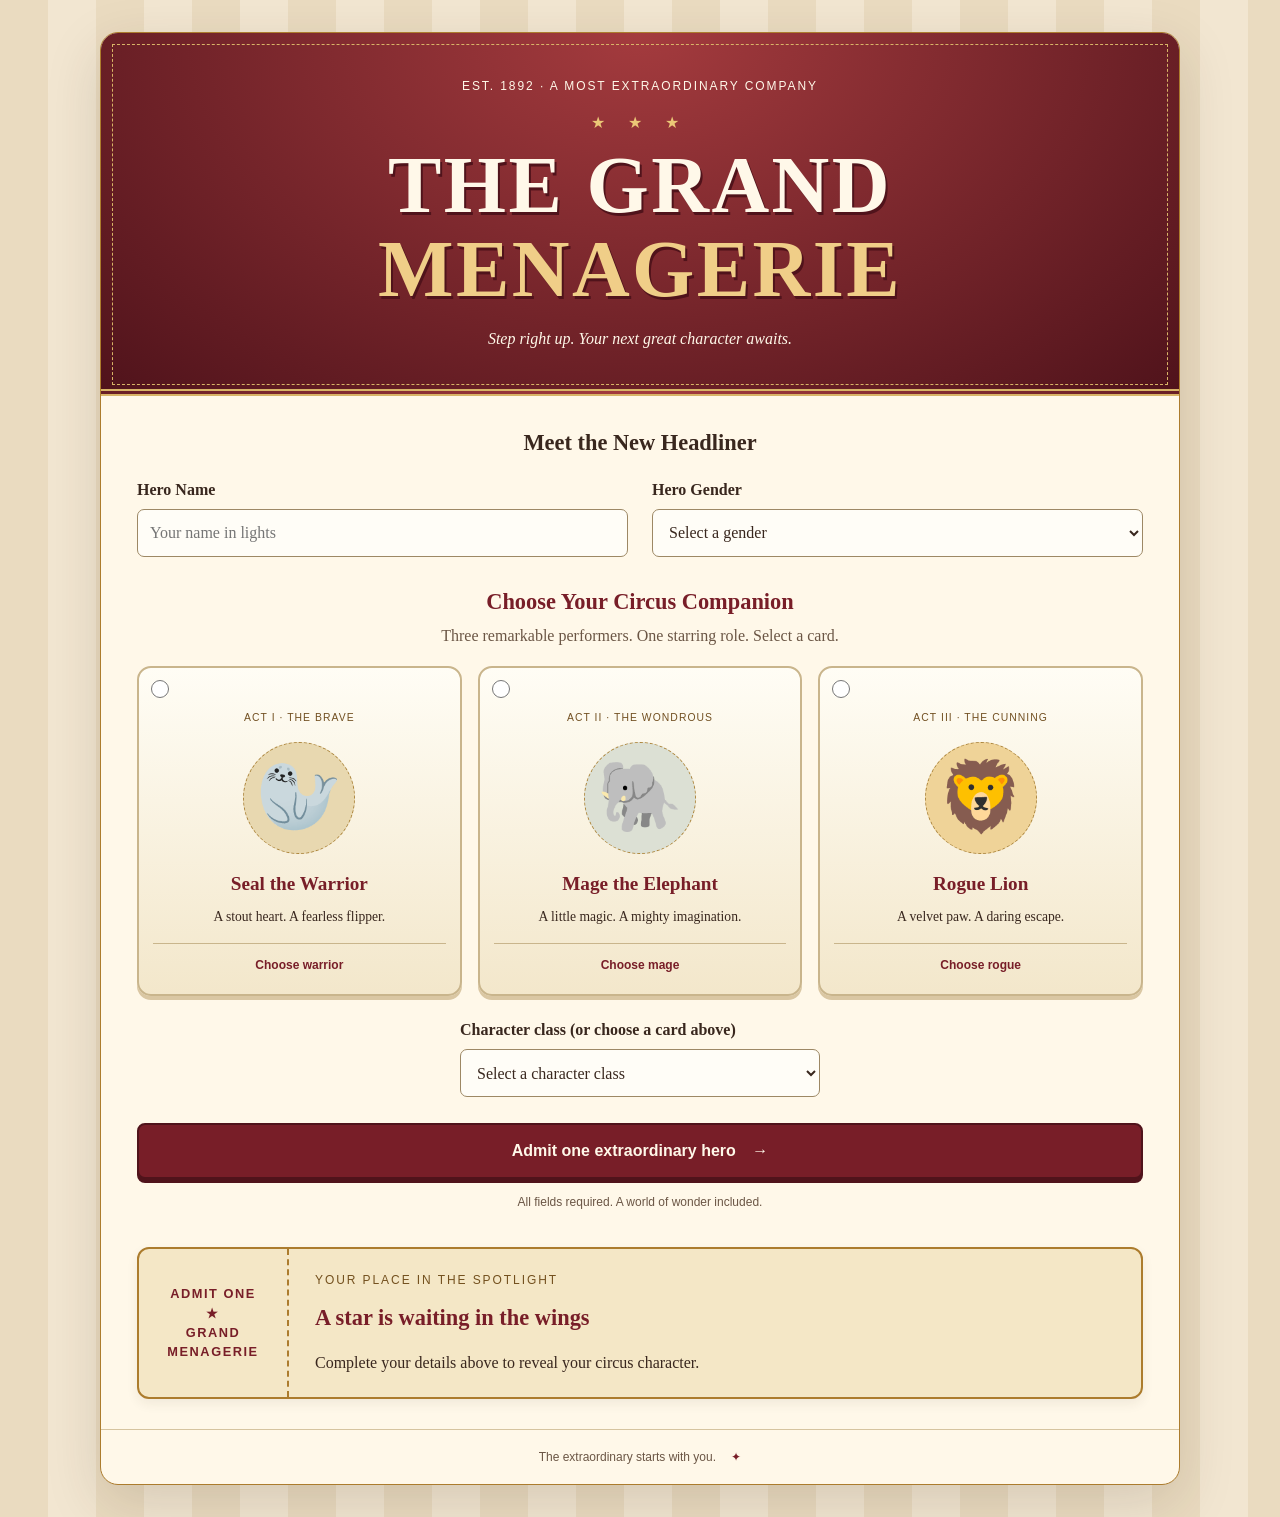
<file: week-2/index.html>
<!DOCTYPE html>
<html lang="en">
  <head>
    <!--
    Pragmatic JavaScript
    Chapter 1
    Programming Assignment

    Author:Leslie Brockman
    Date: 2026-10-31
    Filename: index.html
    Description: Circus character generator form/prototype
    Additional Notes: icons will be replaced with correct asset images for each character, additional characters, features, and costume details may be added later.
  -->
    <meta charset="utf-8" />
    <meta name="viewport" content="width=device-width, initial-scale=1" />
    <title>The Grand Menagerie | Circus Character Generator</title>
    <link rel="stylesheet" href="styles.css" />
  </head>
  <body>
    <main id="mainContainer">
      <header class="marquee">
        <p class="eyebrow">Est. 1892 · A most extraordinary company</p>
        <p class="stars" aria-hidden="true">★ ★ ★</p>
        <h1>The Grand<br /><span>Menagerie</span></h1>
        <p class="subtitle">Step right up. Your next great character awaits.</p>
      </header>
      <form id="characterForm">
        <div class="section-heading"><h2>Meet the New Headliner</h2></div>
        <div class="details">
          <div class="field">
            <label for="heroName">Hero Name</label>
            <input type="text" id="heroName" name="heroName" placeholder="Your name in lights" required />
          </div>
          <div class="field">
            <label for="heroGender">Hero Gender</label>
            <select id="heroGender" name="heroGender" required>
              <option value="" selected>Select a gender</option>
              <option value="male">Male</option>
              <option value="female">Female</option>
              <option value="other">Other</option>
            </select>
          </div>
        </div>
        <fieldset id="characterChoices" aria-describedby="classHint">
          <legend>Choose Your Circus Companion</legend>
          <p id="classHint">Three remarkable performers. One starring role. Select a card.</p>
          <div class="character-cards">
            <label class="character-card">
              <input type="radio" id="classWarrior" name="heroClassCard" value="warrior" />
              <span class="card-face">
                <span class="act-number">ACT I · THE BRAVE</span>
                <span class="animal seal" aria-hidden="true">🦭</span>
                <strong>Seal the Warrior</strong>
                <span>A stout heart. A fearless flipper.</span>
                <span class="selection">Choose warrior</span>
              </span>
            </label>
            <label class="character-card">
              <input type="radio" id="classMage" name="heroClassCard" value="mage" />
              <span class="card-face">
                <span class="act-number">ACT II · THE WONDROUS</span>
                <span class="animal elephant" aria-hidden="true">🐘</span>
                <strong>Mage the Elephant</strong>
                <span>A little magic. A mighty imagination.</span>
                <span class="selection">Choose mage</span>
              </span>
            </label>
            <label class="character-card">
              <input type="radio" id="classRogue" name="heroClassCard" value="rogue" />
              <span class="card-face">
                <span class="act-number">ACT III · THE CUNNING</span>
                <span class="animal lion" aria-hidden="true">🦁</span>
                <strong>Rogue Lion</strong>
                <span>A velvet paw. A daring escape.</span>
                <span class="selection">Choose rogue</span>
              </span>
            </label>
          </div>
          <div class="field class-select">
            <label for="heroClass">Character class (or choose a card above)</label>
            <select id="heroClass" name="heroClass" required>
              <option value="">Select a character class</option>
              <option value="warrior">Warrior</option>
              <option value="mage">Mage</option>
              <option value="rogue">Rogue</option>
            </select>
          </div>
        </fieldset>
        <p id="validationMessage" class="validation" role="alert"></p>
        <button id="generateHero" type="submit">Admit one extraordinary hero <span aria-hidden="true">→</span></button>
        <p class="form-note">All fields required. A world of wonder included.</p>
      </form>
      <section id="characterTicket" class="ticket" aria-live="polite" aria-atomic="true" aria-labelledby="ticketHeading">
        <div class="ticket-stub" aria-hidden="true">ADMIT ONE<br />★<br />GRAND MENAGERIE</div>
        <div class="ticket-body">
          <p class="eyebrow">Your place in the spotlight</p>
          <h2 id="ticketHeading">A star is waiting in the wings</h2>
          <p id="ticketHint">Complete your details above to reveal your circus character.</p>
          <p id="characterOutput" class="assignment-output"></p>
          <dl id="ticketDetails" hidden>
            <div><dt>Name</dt><dd id="outputName"></dd></div>
            <div><dt>Gender</dt><dd id="outputGender"></dd></div>
            <div><dt>Class</dt><dd id="outputClass"></dd></div>
            <div><dt>Circus identity</dt><dd id="outputIdentity"></dd></div>
          </dl>
        </div>
      </section>
      <footer>The extraordinary starts with you. <span aria-hidden="true">✦</span></footer>
    </main>
    <script src="script.js"></script>
  </body>
</html>
</file>
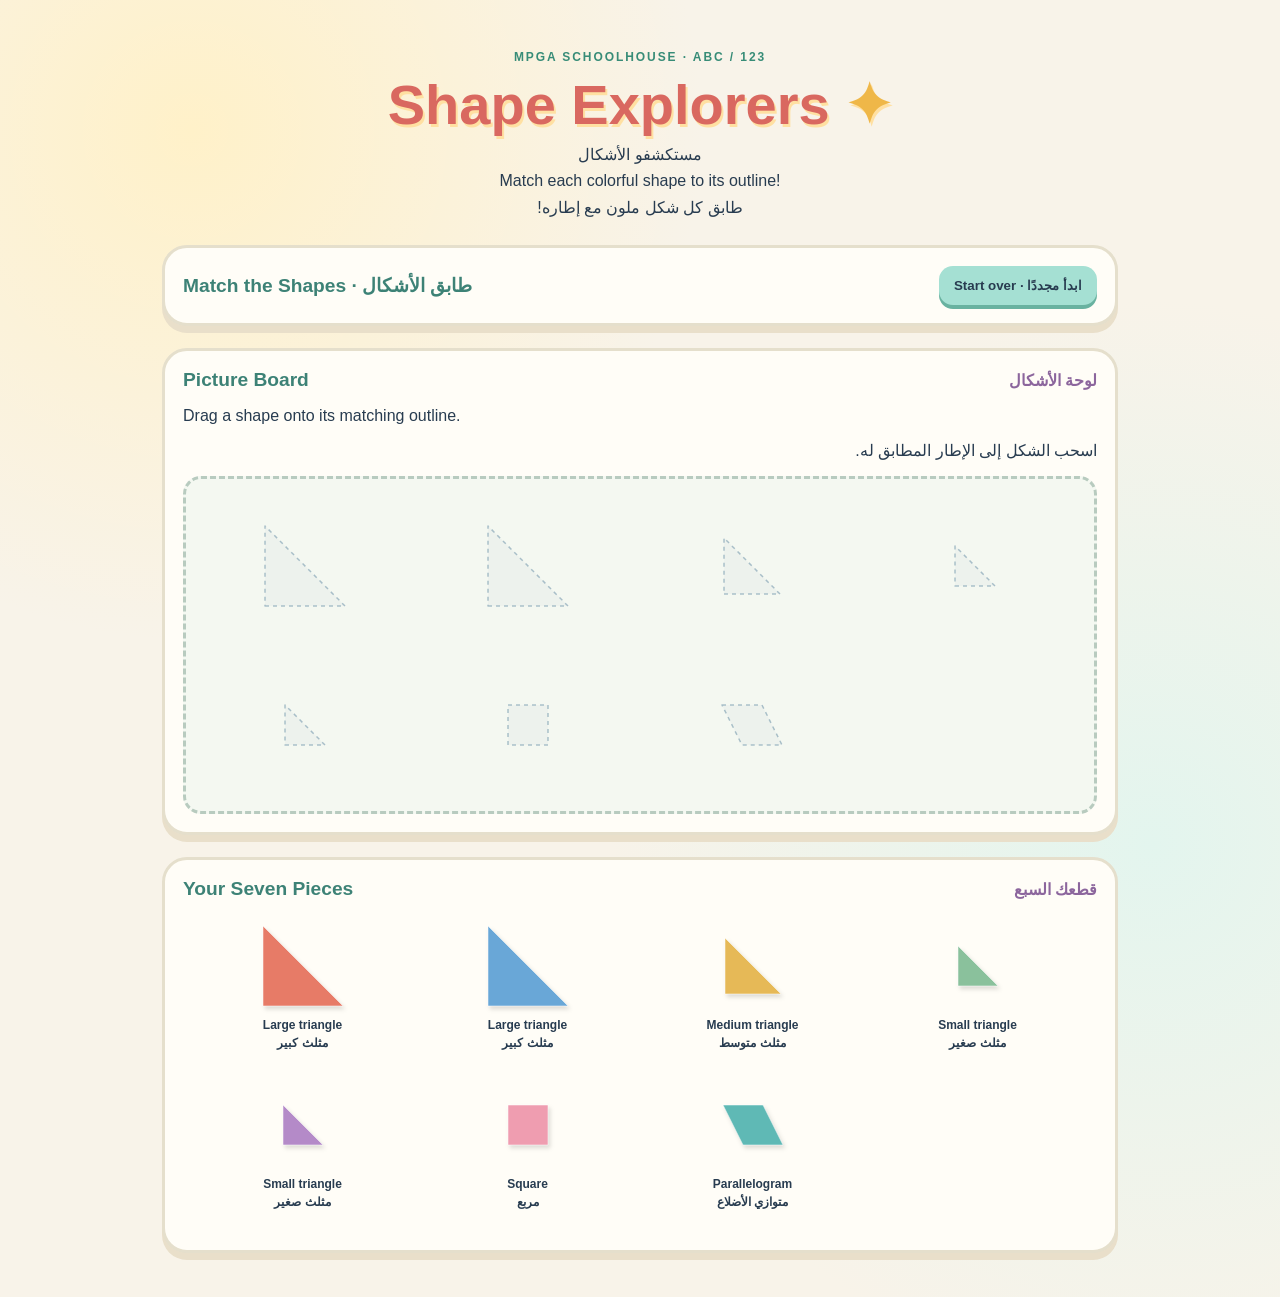
<file: week-4/practice/index.html>
<!--
      JavaScript 7th Edition
      Chapter 10
      Hands-on Project 10-2

      Author: Leslie Brockman
      Date: 11-14-2026  

      Description: Shape Explorers HTML Structure
   -->


<!DOCTYPE html>
<html lang="en">
<head>
<meta charset="UTF-8">
<meta name="viewport" content="width=device-width, initial-scale=1.0">
<title>Shape Explorers | Shape Matching</title>
<link rel="stylesheet" href="style.css">
<script src="script.js" defer></script>
</head>
<body>
<main class="game-shell">
<header class="hero">
<p class="eyebrow">MPGA SCHOOLHOUSE · ABC / 123</p>
<h1>Shape Explorers <span aria-hidden="true">✦</span></h1>
<p class="arabic" lang="ar" dir="rtl">مستكشفو الأشكال</p>
<p>Match each colorful shape to its outline!</p>
<p class="arabic" lang="ar" dir="rtl">طابق كل شكل ملون مع إطاره!</p>
</header>
<section class="toolbar" aria-label="Practice controls">
<div><h2>Match the Shapes · طابق الأشكال</h2></div>
<button type="button" id="resetBtn">Start over · ابدأ مجددًا</button>
</section>
<section class="board-panel" aria-label="Shape matching board">
<div class="section-heading"><h2>Picture Board</h2><span lang="ar" dir="rtl">لوحة الأشكال</span></div>
<p>Drag a shape onto its matching outline.</p>
<p class="arabic" lang="ar" dir="rtl">اسحب الشكل إلى الإطار المطابق له.</p>
<div id="puzzleBoard" class="puzzle-board"></div>
</section>
<section class="tray-panel" aria-label="Puzzle pieces">
<div class="section-heading"><h2>Your Seven Pieces</h2><span lang="ar" dir="rtl">قطعك السبع</span></div>
<div id="pieceTray" class="piece-tray">
<div class="tray-slot"><div class="piece" id="piece-1" data-shape="large-triangle" data-rotation="0" role="img" aria-label="Large triangle one"><svg aria-hidden="true"></svg></div><p>Large triangle<span lang="ar" dir="rtl">مثلث كبير</span></p></div>
<div class="tray-slot"><div class="piece" id="piece-2" data-shape="large-triangle" data-rotation="0" role="img" aria-label="Large triangle two"><svg aria-hidden="true"></svg></div><p>Large triangle<span lang="ar" dir="rtl">مثلث كبير</span></p></div>
<div class="tray-slot"><div class="piece" id="piece-3" data-shape="medium-triangle" data-rotation="0" role="img" aria-label="Medium triangle"><svg aria-hidden="true"></svg></div><p>Medium triangle<span lang="ar" dir="rtl">مثلث متوسط</span></p></div>
<div class="tray-slot"><div class="piece" id="piece-4" data-shape="small-triangle" data-rotation="0" role="img" aria-label="Small triangle one"><svg aria-hidden="true"></svg></div><p>Small triangle<span lang="ar" dir="rtl">مثلث صغير</span></p></div>
<div class="tray-slot"><div class="piece" id="piece-5" data-shape="small-triangle" data-rotation="0" role="img" aria-label="Small triangle two"><svg aria-hidden="true"></svg></div><p>Small triangle<span lang="ar" dir="rtl">مثلث صغير</span></p></div>
<div class="tray-slot"><div class="piece" id="piece-6" data-shape="square" data-rotation="0" role="img" aria-label="Square"><svg aria-hidden="true"></svg></div><p>Square<span lang="ar" dir="rtl">مربع</span></p></div>
<div class="tray-slot"><div class="piece" id="piece-7" data-shape="parallelogram" data-rotation="0" role="img" aria-label="Parallelogram"><svg aria-hidden="true"></svg></div><p>Parallelogram<span lang="ar" dir="rtl">متوازي الأضلاع</span></p></div>
</div>
</section>
</main>
</body>
</html>
</file>
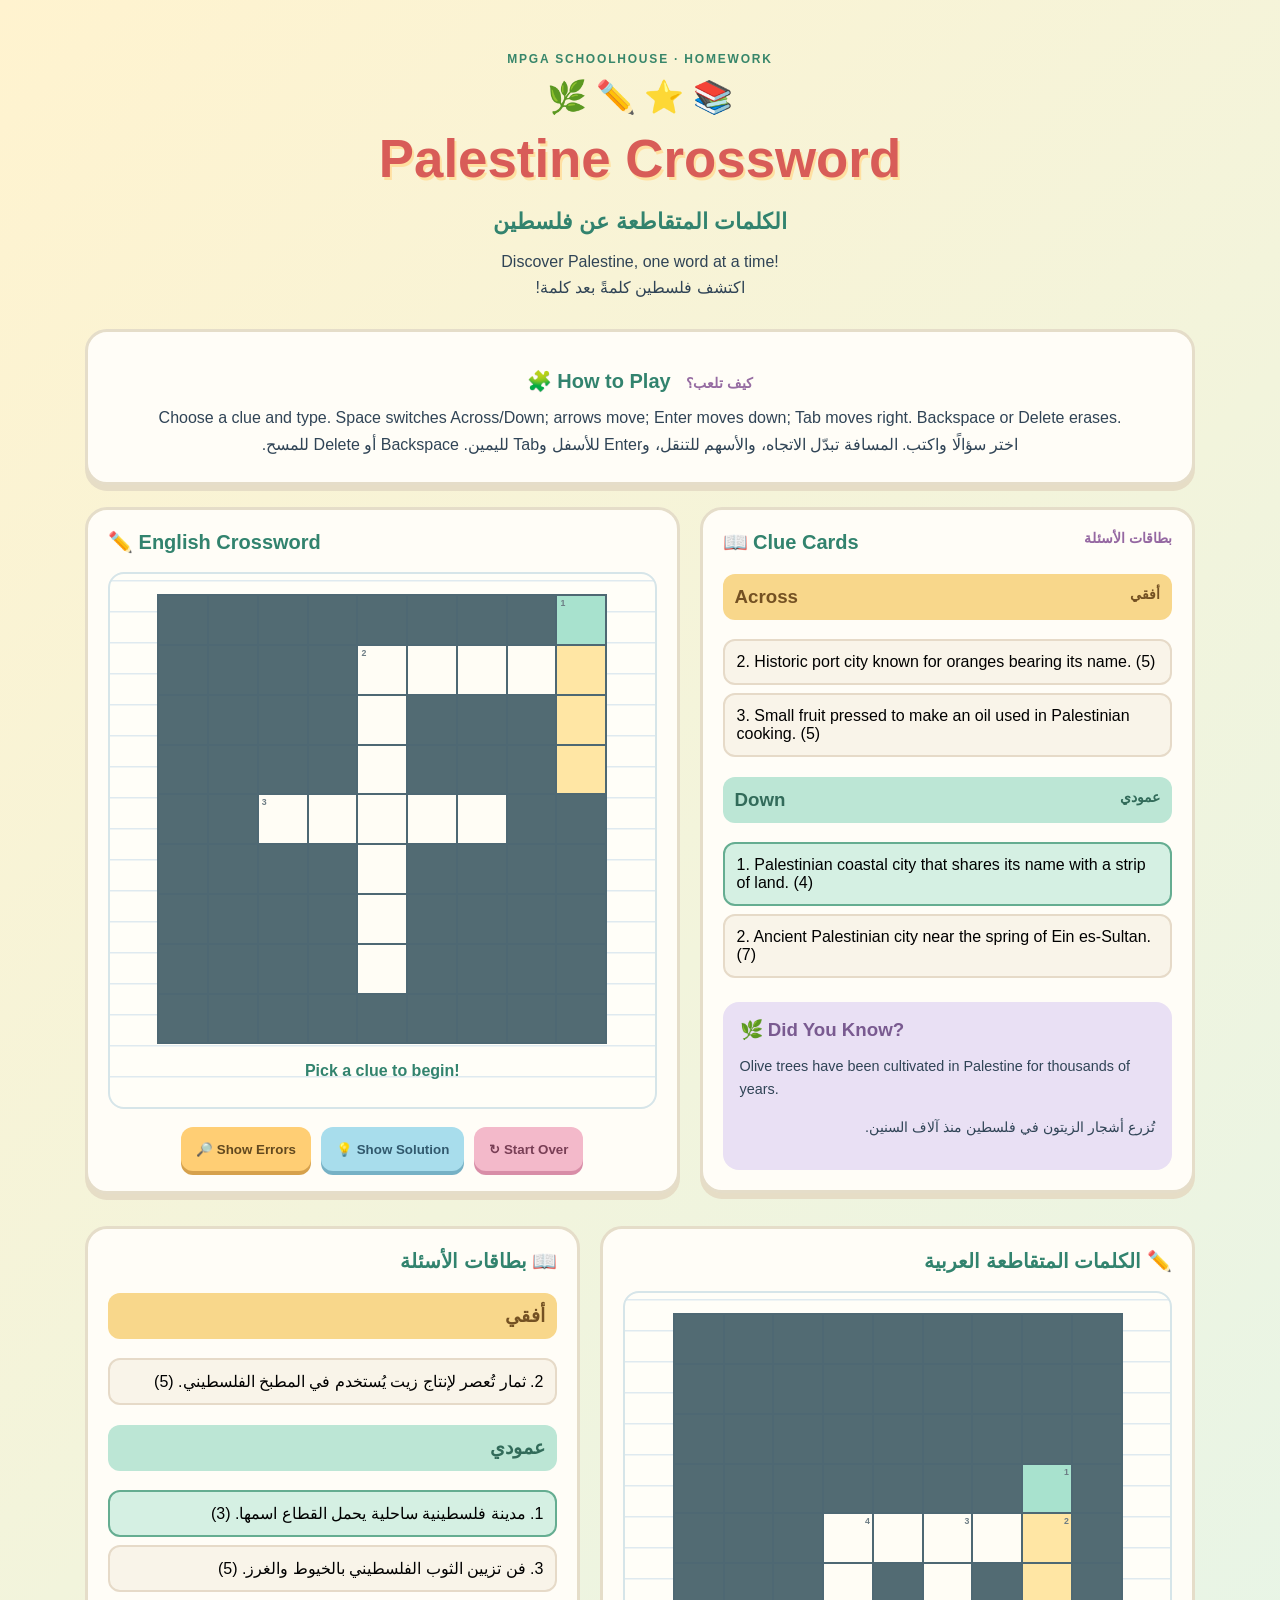
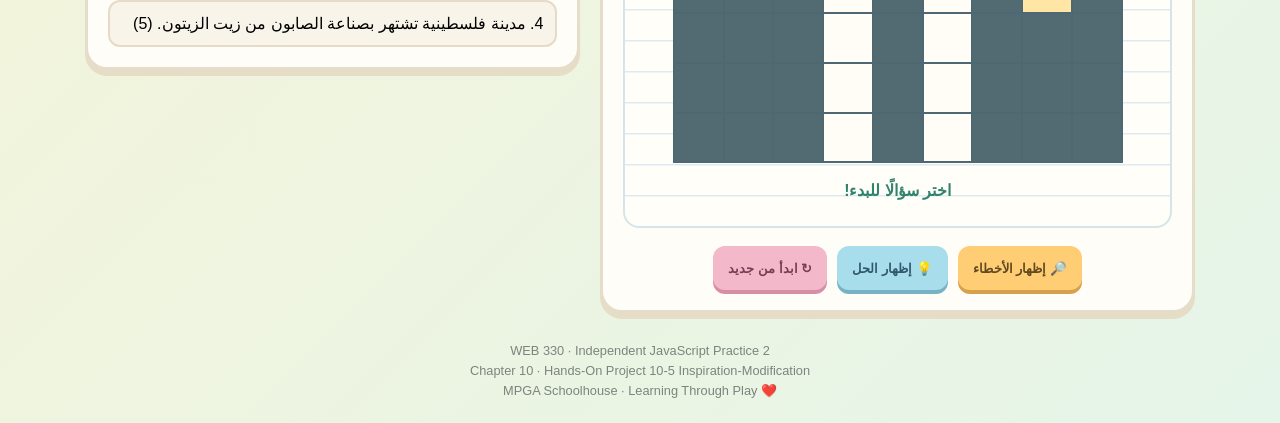
<file: week-4/practice2/index.html>
<!-- Practice 2: Palestine Crossword 
     Author: Leslie Brockman
     Description: Crossword puzzle about Palestine
 -->

<!DOCTYPE html>
<html lang="en">
<head>
    <meta charset="UTF-8">
    <meta name="viewport" content="width=device-width, initial-scale=1.0">
    <title>Palestine Crossword | Practice 2</title>
    <link rel="stylesheet" href="style.css">
    <script src="script.js" defer></script>
</head>
<body>
    <main class="game">
        <header class="hero">
            <p class="eyebrow">MPGA SCHOOLHOUSE · HOMEWORK</p>
            <div class="decorations" aria-hidden="true">🌿 ✏️ ⭐ 📚</div>
            <h1>Palestine Crossword</h1>
            <h2 lang="ar" dir="rtl">الكلمات المتقاطعة عن فلسطين</h2>
            <p>Discover Palestine, one word at a time!</p>
            <p lang="ar" dir="rtl">اكتشف فلسطين كلمةً بعد كلمة!</p>
        </header>
        <section class="instructions">
            <h2>🧩 How to Play <span lang="ar" dir="rtl">كيف تلعب؟</span></h2>
            <p>Choose a clue and type. Space switches Across/Down; arrows move; Enter moves down; Tab moves right. Backspace or Delete erases.</p>
            <p lang="ar" dir="rtl">اختر سؤالًا واكتب. المسافة تبدّل الاتجاه، والأسهم للتنقل، وEnter للأسفل وTab لليمين. Backspace أو Delete للمسح.</p>
        </section>
        <section class="game-layout" id="englishGame" lang="en" aria-labelledby="englishTitle">
            <div class="puzzle-panel">
                <h2 id="englishTitle">✏️ English Crossword</h2>
                <div class="notebook">
                    <div id="crosswordGrid" class="crossword-grid" role="group" aria-label="9 by 9 crossword puzzle">
                        <!-- JavaScript creates the crossword cells here -->
                    </div>
                    <p id="gameMessage" class="message" role="status" aria-live="polite">Pick a clue to begin!</p>
                </div>
                <div class="buttons">
                    <button type="button" id="checkBtn">🔎 Show Errors</button>
                    <button type="button" id="solutionBtn">💡 Show Solution</button>
                    <button type="button" id="resetBtn">↻ Start Over</button>
                </div>
            </div>
            <aside class="clue-panel">
                <h2>📖 Clue Cards <span lang="ar" dir="rtl">بطاقات الأسئلة</span></h2>
                <div class="clue-section">
                    <h3>Across <span lang="ar" dir="rtl">أفقي</span></h3>
                    <div id="acrossClues" class="clue-list">
                        <!-- JavaScript creates across clues here -->
                    </div>
                </div>
                <div class="clue-section">
                    <h3>Down <span lang="ar" dir="rtl">عمودي</span></h3>
                    <div id="downClues" class="clue-list">
                        <!-- JavaScript creates down clues here -->
                    </div>
                </div>
                <div class="fun-fact">
                    <h3>🌿 Did You Know?</h3>
                    <p>Olive trees have been cultivated in Palestine for thousands of years.</p>
                    <p lang="ar" dir="rtl">تُزرع أشجار الزيتون في فلسطين منذ آلاف السنين.</p>
                </div>
            </aside>
        </section>
        <section class="game-layout" id="arabicGame" lang="ar" dir="rtl" aria-labelledby="arabicTitle">
            <div class="puzzle-panel">
                <h2 id="arabicTitle">✏️ الكلمات المتقاطعة العربية</h2>
                <div class="notebook">
                    <div id="arabicCrosswordGrid" class="crossword-grid" role="group" aria-label="كلمات متقاطعة من تسعة صفوف وتسعة أعمدة"></div>
                    <p id="arabicGameMessage" class="message" role="status" aria-live="polite">اختر سؤالًا للبدء!</p>
                </div>
                <div class="buttons">
                    <button type="button" id="arabicCheckBtn" class="check-button">🔎 إظهار الأخطاء</button>
                    <button type="button" id="arabicSolutionBtn" class="solution-button">💡 إظهار الحل</button>
                    <button type="button" id="arabicResetBtn" class="reset-button">↻ ابدأ من جديد</button>
                </div>
            </div>
            <aside class="clue-panel">
                <h2>📖 بطاقات الأسئلة</h2>
                <div class="clue-section"><h3>أفقي</h3><div id="arabicAcrossClues" class="clue-list"></div></div>
                <div class="clue-section"><h3>عمودي</h3><div id="arabicDownClues" class="clue-list"></div></div>
            </aside>
        </section>
        <footer>
            <p>WEB 330 · Independent JavaScript Practice 2</p>
            <p>Chapter 10 · Hands-On Project 10-5 Inspiration-Modification</p>
            <p>MPGA Schoolhouse · Learning Through Play ❤️</p>
        </footer>
    </main>
</body>
</html>
</file>
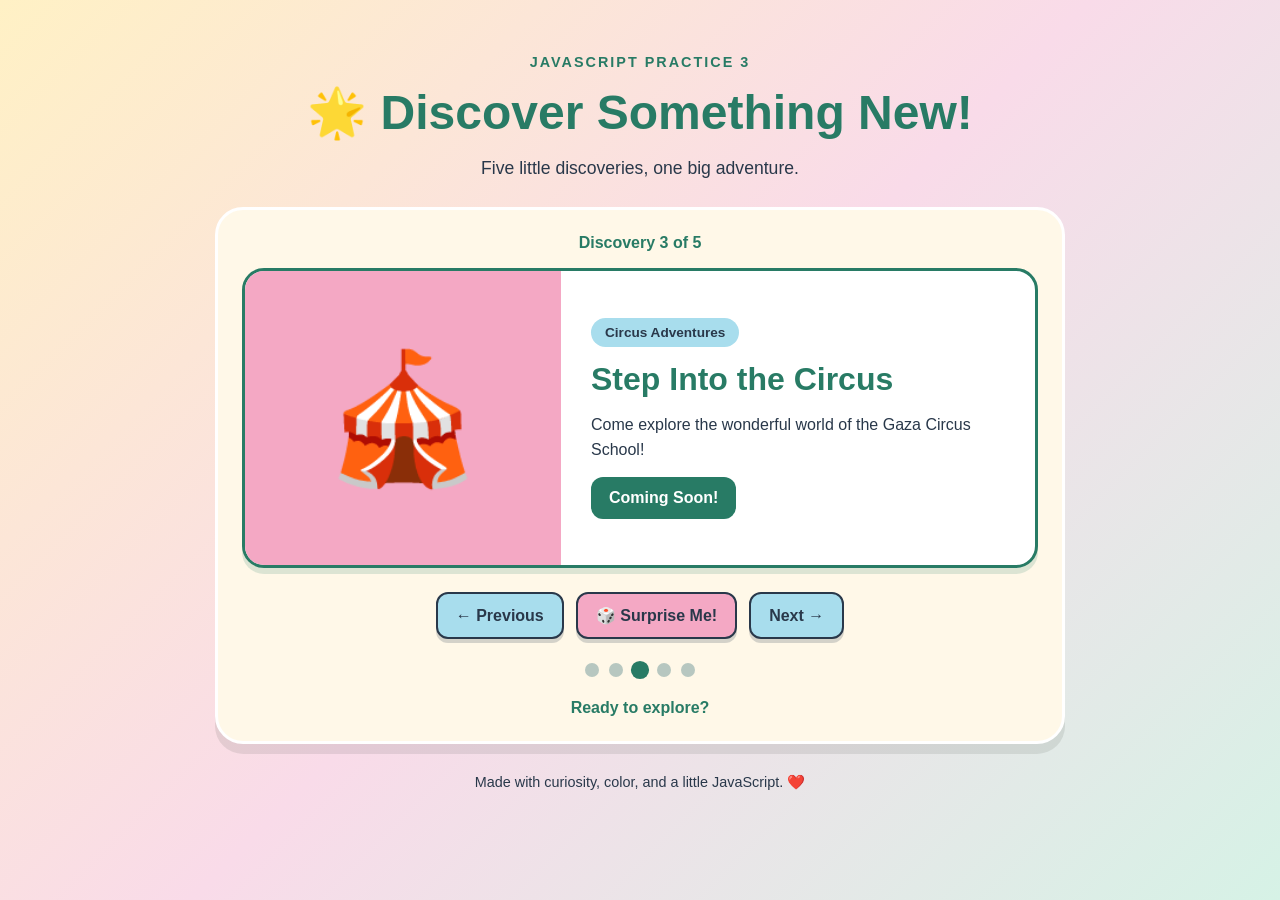
<file: week-4/practice3/index.html>
<!--
Author: Leslie Brockman
Practice 3: Discovery Cards
Description: A set of interactive discovery cards that reveal new content when navigated.
-->

<!DOCTYPE html>
<html lang="en">
<head>
    <meta charset="UTF-8">
    <meta name="viewport" content="width=device-width, initial-scale=1.0">
    <title>Practice 3 | Discovery Cards</title>
    <link rel="stylesheet" href="style.css">
    <script src="script.js" defer></script>
</head>
<body>
    <main class="page">
        <header class="page-header">
            <p class="eyebrow">JavaScript Practice 3</p>
            <h1>🌟 Discover Something New!</h1>
            <p>Five little discoveries, one big adventure.</p>
        </header>

        <section class="discovery" aria-labelledby="discovery-title">
            <div class="card-counter" id="cardCounter">
                Discovery 1 of 5
            </div>

            <article class="discovery-card" id="discoveryCard">
                <div class="card-art" id="cardArt" aria-hidden="true">
                    🌍
                </div>

                <div class="card-content">
                    <p class="card-category" id="cardCategory">
                        Featured Discovery
                    </p>
                    <h2 id="discovery-title">Explore the World</h2>
                    <p class="card-description" id="cardDescription">
                        Every discovery begins with a little curiosity!
                    </p>
                    <a class="card-link" id="cardLink" href="#">
                        Explore This Page →
                    </a>
                </div>
            </article>

            <div class="card-controls">
                <button type="button" id="previousBtn">
                    ← Previous
                </button>
                <button type="button" id="randomBtn" class="surprise-btn">
                    🎲 Surprise Me!
                </button>
                <button type="button" id="nextBtn">
                    Next →
                </button>
            </div>

            <div class="card-dots" id="cardDots" aria-label="Card navigation">
                <!-- JavaScript will create five navigation dots. -->
            </div>

            <p class="status-message" id="statusMessage" aria-live="polite">
                Ready to explore?
            </p>
        </section>

        <footer class="page-footer">
            <p>Made with curiosity, color, and a little JavaScript. ❤️</p>
        </footer>
    </main>
</body>
</html>
</file>
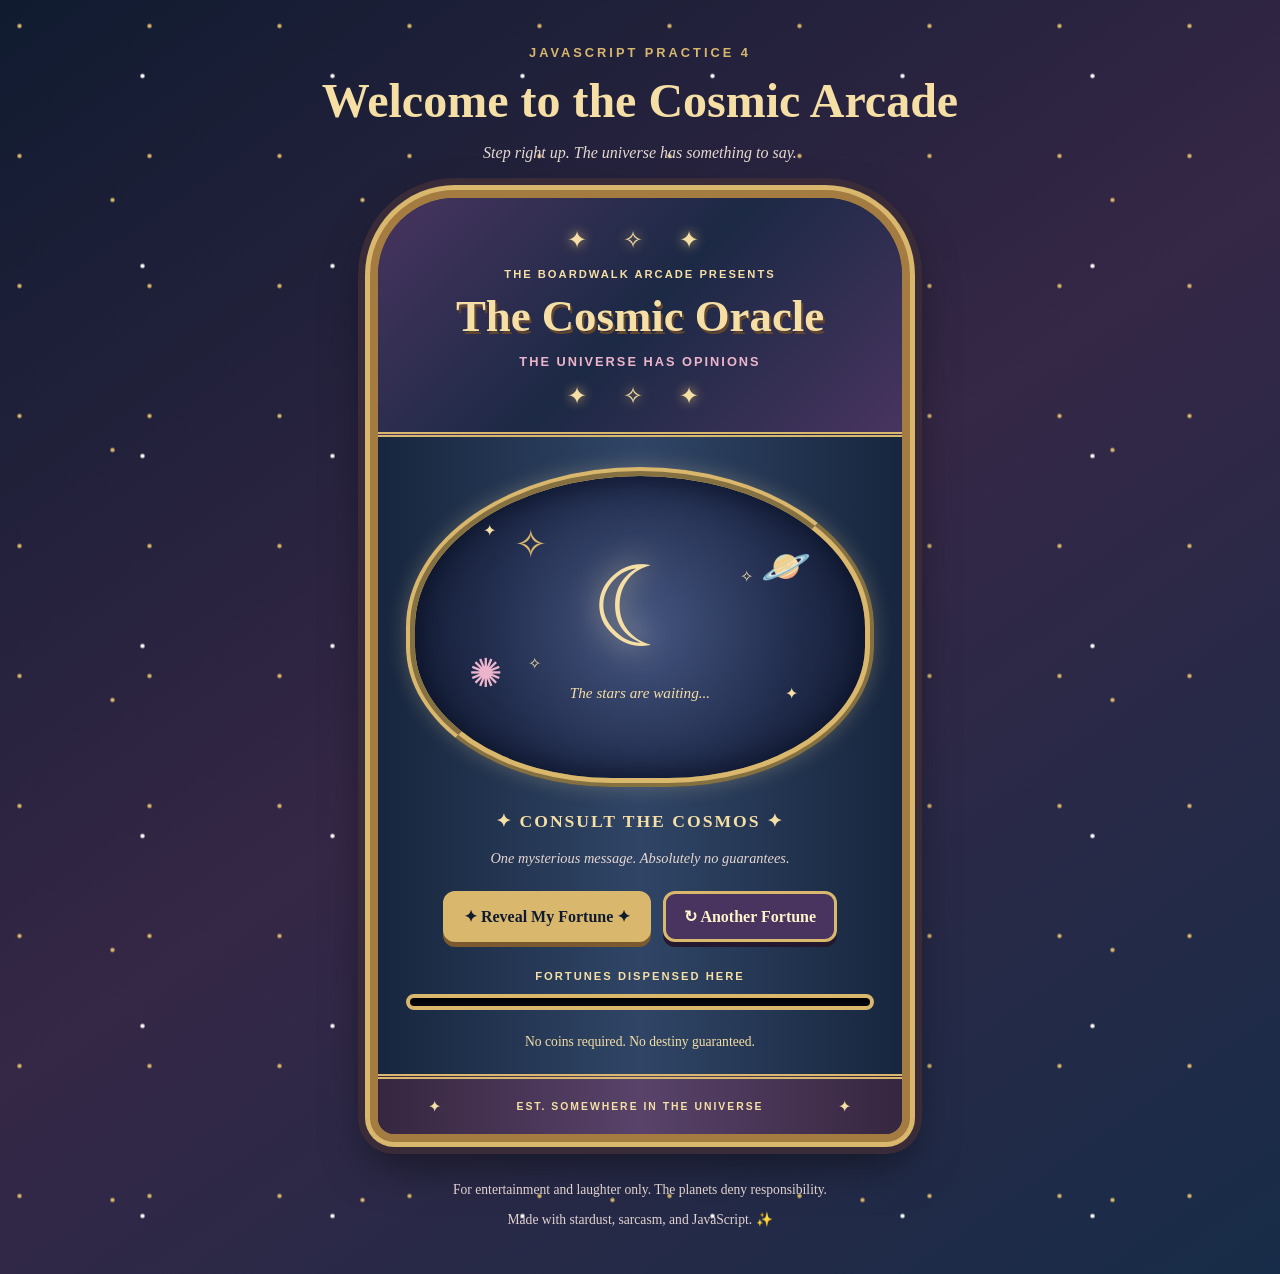
<file: week-4/practice4/index.html>
<!-- Practice 4: The Cosmic Oracle
     Author: Leslie Brockman
     Description: A cosmic fortune-telling arcade machine simulation. This is my merge dragons. My candy crush. Don't judge. -->
<!DOCTYPE html>
<html lang="en">
<head>
    <meta charset="UTF-8">
    <meta name="viewport" content="width=device-width, initial-scale=1.0">
    <title>Practice 4 | The Cosmic Oracle</title>
    <link rel="stylesheet" href="style.css">
    <script src="script.js" defer></script>
</head>
<body>
    <main class="arcade">
        <header class="page-header">
            <p class="eyebrow">JavaScript Practice 4</p>
            <h1>Welcome to the Cosmic Arcade</h1>
            <p>Step right up. The universe has something to say.</p>
        </header>

        <section class="machine" aria-labelledby="machineTitle">
            <div class="machine-top">
                <span class="marquee-stars" aria-hidden="true">✦ ✧ ✦</span>
                <p class="machine-label">The Boardwalk Arcade Presents</p>
                <h2 id="machineTitle">The Cosmic Oracle</h2>
                <p class="machine-slogan">THE UNIVERSE HAS OPINIONS</p>
                <span class="marquee-stars" aria-hidden="true">✦ ✧ ✦</span>
            </div>

            <div class="machine-body">
                <div class="celestial-window">
                    <div class="star star-one" aria-hidden="true">✦</div>
                    <div class="star star-two" aria-hidden="true">✧</div>
                    <div class="star star-three" aria-hidden="true">✦</div>
                    <div class="star star-four" aria-hidden="true">✧</div>

                    <div class="moon" aria-hidden="true">☾</div>
                    <div class="planet planet-one" aria-hidden="true">🪐</div>
                    <div class="planet planet-two" aria-hidden="true">✺</div>
                    <div class="planet planet-three" aria-hidden="true">✧</div>

                    <p class="window-message" id="windowMessage">
                        The stars are waiting...
                    </p>
                </div>

                <div class="machine-instructions">
                    <p>✦ CONSULT THE COSMOS ✦</p>
                    <p>One mysterious message. Absolutely no guarantees.</p>
                </div>

                <div class="machine-controls">
                    <button type="button" id="revealBtn" class="reveal-btn">
                        ✦ Reveal My Fortune ✦
                    </button>
                    <button type="button" id="newFortuneBtn" class="new-btn">
                        ↻ Another Fortune
                    </button>
                </div>

                <div class="ticket-slot">
                    <p>FORTUNES DISPENSED HERE</p>
                    <div class="slot-opening" aria-hidden="true"></div>
                </div>

                <div class="ticket-area" id="ticketArea" aria-live="polite">
                    <article class="fortune-ticket" id="fortuneTicket" hidden>
                        <div class="ticket-heading">
                            <span>✦ COSMIC MESSAGE ✦</span>
                            <span id="ticketNumber">NO. 001</span>
                        </div>

                        <div class="ticket-symbol" id="ticketSymbol" aria-hidden="true">
                            🌙
                        </div>

                        <h3 id="fortuneTitle">Your Fortune Awaits</h3>

                        <p class="fortune-text" id="fortuneText">
                            The universe is preparing your message.
                        </p>

                        <p class="fortune-omen" id="fortuneOmen"></p>

                        <div class="ticket-footer">
                            <span>THE COSMIC ORACLE</span>
                            <span>✦ ✧ ✦</span>
                        </div>
                    </article>
                </div>

                <p class="machine-status" id="machineStatus" role="status">
                    No coins required. No destiny guaranteed.
                </p>
            </div>

            <div class="machine-base">
                <span>✦</span>
                <p>EST. SOMEWHERE IN THE UNIVERSE</p>
                <span>✦</span>
            </div>
        </section>

        <footer class="page-footer">
            <p>For entertainment and laughter only. The planets deny responsibility.</p>
            <p>Made with stardust, sarcasm, and JavaScript. ✨</p>
        </footer>
    </main>
</body>
</html>
</file>
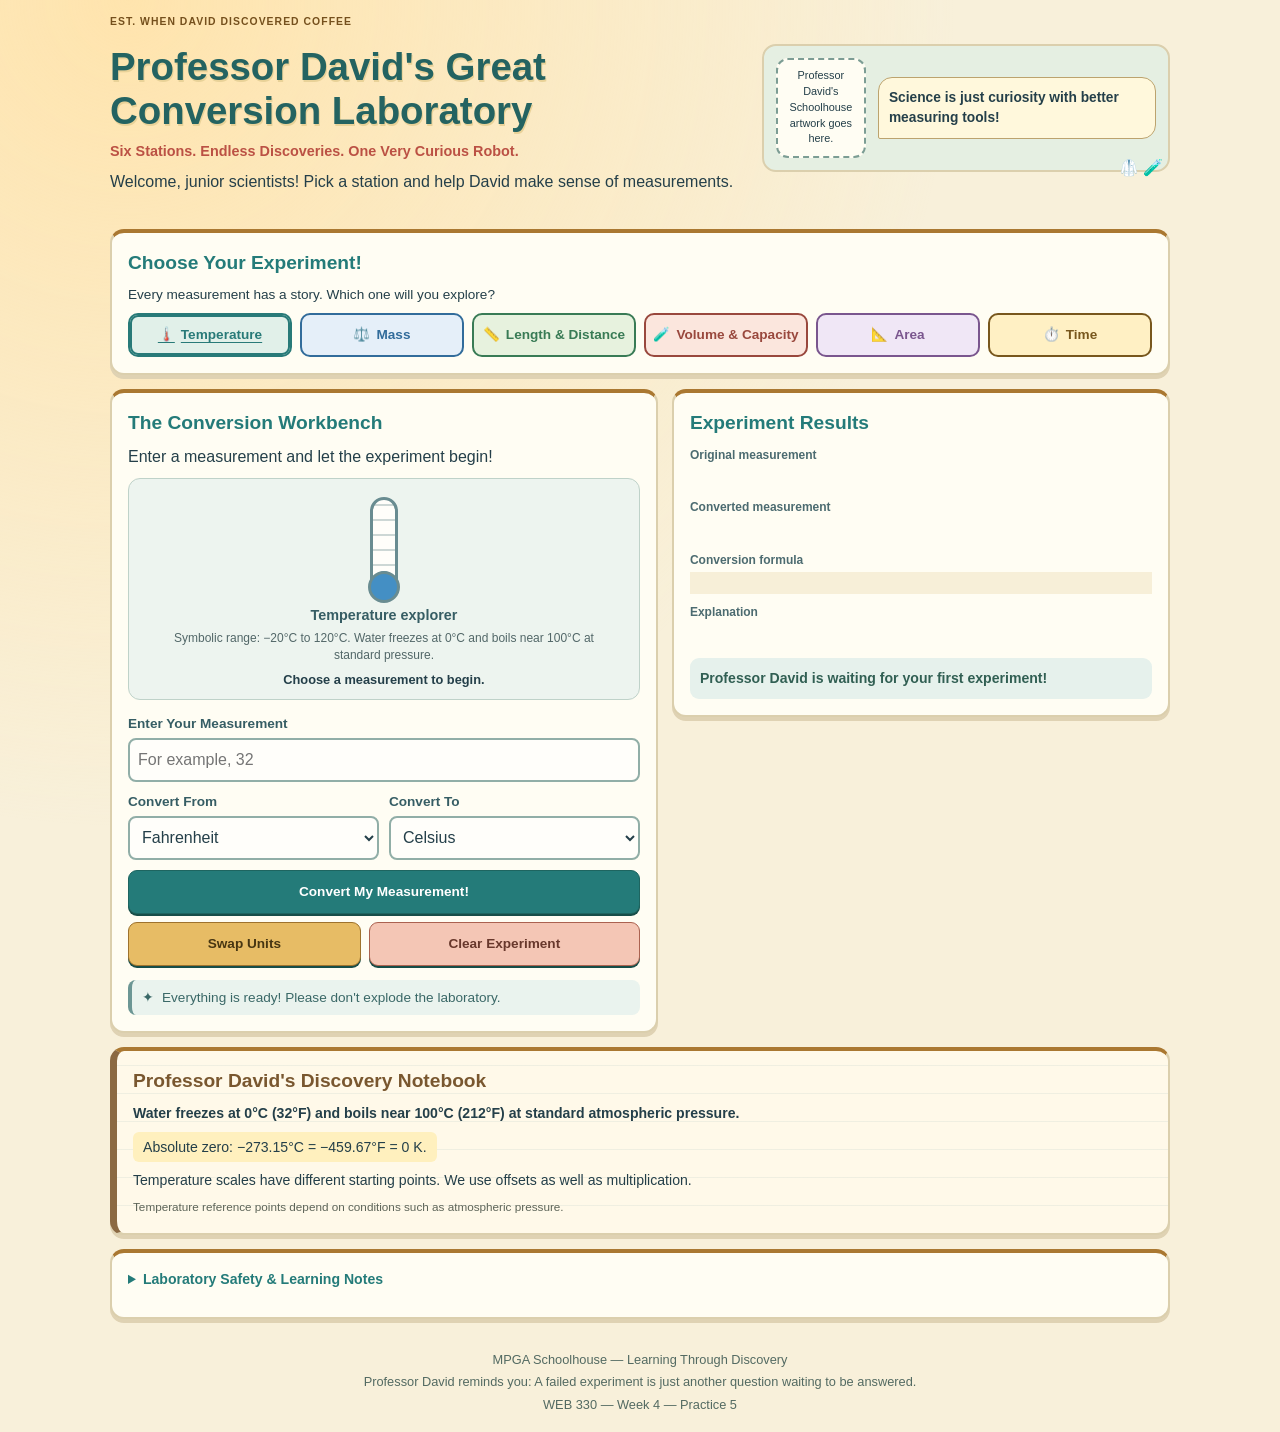
<file: week-4/practice5/index.html>
<!-- Practice 5: Professor David's Great Conversion Laboratory
     Author: Leslie Brockman
this is going to be so much fun-->
<!DOCTYPE html>
<html lang="en">
<head>
    <meta charset="UTF-8">
    <meta name="viewport" content="width=device-width, initial-scale=1.0">
    <title>Professor David's Great Conversion Laboratory</title>
    <link rel="stylesheet" href="style.css">
    <script src="script.js" defer></script>
</head>
<body>
    <header class="laboratory-entrance">
        <p class="laboratory-sign">EST. WHEN DAVID DISCOVERED COFFEE</p>
        <h1>Professor David's Great Conversion Laboratory</h1>
        <p class="laboratory-subtitle">Six Stations. Endless Discoveries. One Very Curious Robot.</p>
        <p>Welcome, junior scientists! Pick a station and help David make sense of measurements.</p>
        <div id="professorDavid" class="mascot">
            <!-- Existing Schoolhouse mascot asset was not found in this workspace.
                 Insert the approved image or SVG here, with meaningful alternative text. Will do in website later. -->
            <div class="mascot-placeholder">Professor David's Schoolhouse artwork goes here.</div>
            <p class="speech-bubble">Science is just curiosity with better measuring tools!</p>
            <div class="scientist-decoration" aria-hidden="true">🥼 🧪</div>
        </div>
    </header>
    <main class="laboratory">
        <section class="station-panel" aria-labelledby="stationHeading">
            <h2 id="stationHeading">Choose Your Experiment!</h2>
            <p>Every measurement has a story. Which one will you explore?</p>
            <div class="station-list">
                <button type="button" class="station-button" data-category="temperature" aria-pressed="true">
                    <span aria-hidden="true">🌡️</span>
                    <span class="station-title">Temperature</span>
                </button>
                <button type="button" class="station-button" data-category="mass" aria-pressed="false">
                    <span aria-hidden="true">⚖️</span>
                    <span class="station-title">Mass</span>
                </button>
                <button type="button" class="station-button" data-category="length" aria-pressed="false">
                    <span aria-hidden="true">📏</span>
                    <span class="station-title">Length &amp; Distance</span>
                </button>
                <button type="button" class="station-button" data-category="volume" aria-pressed="false">
                    <span aria-hidden="true">🧪</span>
                    <span class="station-title">Volume &amp; Capacity</span>
                </button>
                <button type="button" class="station-button" data-category="area" aria-pressed="false">
                    <span aria-hidden="true">📐</span>
                    <span class="station-title">Area</span>
                </button>
                <button type="button" class="station-button" data-category="time" aria-pressed="false">
                    <span aria-hidden="true">⏱️</span>
                    <span class="station-title">Time</span>
                </button>
            </div>
        </section>
        <section class="conversion-workbench" aria-labelledby="workbenchHeading">
            <h2 id="workbenchHeading">The Conversion Workbench</h2>
            <p>Enter a measurement and let the experiment begin!</p>
            <div id="experimentInstrument" class="experiment-instrument">
                <figure class="instrument" data-instrument="temperature">
                    <div class="instrument-art thermometer" aria-hidden="true"><div class="thermometer-fill"></div><span class="thermometer-bulb"></span></div>
                    <figcaption>Temperature explorer</figcaption>
                    <p class="instrument-note">Symbolic range: −20°C to 120°C. Water freezes at 0°C and boils near 100°C at standard pressure.</p>
                </figure>
                <figure class="instrument" data-instrument="mass" hidden>
                    <div class="instrument-art balance" aria-hidden="true"><span class="balance-post"></span><div class="balance-beam"><span class="balance-tray left-tray"></span><span class="balance-tray right-tray"></span></div></div>
                    <figcaption>Same object, different units</figcaption>
                    <p class="instrument-note">Changing units does not change the object's mass. The scale settles level.</p>
                </figure>
                <figure class="instrument" data-instrument="length" hidden>
                    <div class="instrument-art ruler" aria-hidden="true"><span class="ruler-indicator"></span></div>
                    <figcaption>Distance explorer</figcaption>
                    <p class="instrument-note">This ruler is symbolic, not a literal scale drawing.</p>
                </figure>
                <figure class="instrument" data-instrument="volume" hidden>
                    <div class="instrument-art beaker" aria-hidden="true"><div class="beaker-liquid"><i></i><i></i><i></i></div></div>
                    <figcaption>Fill the beaker</figcaption>
                    <p class="instrument-note">Symbolic liquid level, not a calibrated measurement.</p>
                </figure>
                <figure class="instrument" data-instrument="area" hidden>
                    <div class="instrument-art area-grid" aria-hidden="true"><span></span><span></span><span></span><span></span><span></span><span></span><span></span><span></span><span></span><span></span><span></span><span></span><span></span><span></span><span></span><span></span></div>
                    <figcaption>Count square units</figcaption>
                    <p class="instrument-note">Area covers a surface: length × width. This symbolic grid shows square units.</p>
                </figure>
                <figure class="instrument" data-instrument="time" hidden>
                    <div class="instrument-art clock" aria-hidden="true"><span class="clock-hour"></span><span class="clock-minute"></span><span class="clock-gear">⚙</span></div>
                    <figcaption>Duration explorer</figcaption>
                    <p class="instrument-note">A brief decorative turn, not actual elapsed time or a live clock.</p>
                </figure>
                <p id="instrumentReading" class="instrument-reading">Choose a measurement to begin.</p>
            </div>
            <form id="conversionForm">
                <div class="form-field">
                    <label for="measurementInput">Enter Your Measurement</label>
                    <input type="number" id="measurementInput" name="measurement" step="any" placeholder="For example, 32">
                </div>
                <div class="form-field">
                    <label for="fromUnit">Convert From</label>
                    <select id="fromUnit" name="fromUnit">
                        <option value="fahrenheit" selected>Fahrenheit</option>
                        <option value="celsius">Celsius</option>
                        <option value="kelvin">Kelvin</option>
                    </select>
                </div>
                <div class="form-field">
                    <label for="toUnit">Convert To</label>
                    <select id="toUnit" name="toUnit">
                        <option value="fahrenheit">Fahrenheit</option>
                        <option value="celsius" selected>Celsius</option>
                        <option value="kelvin">Kelvin</option>
                    </select>
                </div>
                <div class="workbench-controls">
                    <button id="convertBtn" type="submit">Convert My Measurement!</button>
                    <button id="swapBtn" type="button">Swap Units</button>
                    <button id="clearBtn" type="button">Clear Experiment</button>
                </div>
            </form>
            <div id="davidReaction" class="david-reaction" data-state="idle">
                <span class="reaction-indicator" aria-hidden="true">✦</span>
                <p id="reactionMessage">Everything is ready! Please don't explode the laboratory.</p>
            </div>
        </section>
        <section class="experiment-results" aria-labelledby="resultsHeading">
            <h2 id="resultsHeading">Experiment Results</h2>
            <dl class="measurement-results">
                <dt>Original measurement</dt>
                <dd><output id="originalValue" for="measurementInput fromUnit" form="conversionForm"></output></dd>
                <dt>Converted measurement</dt>
                <dd><output id="convertedValue" for="measurementInput fromUnit toUnit" form="conversionForm"></output></dd>
                <dt>Conversion formula</dt>
                <dd id="conversionFormula"></dd>
                <dt>Explanation</dt>
                <dd id="conversionExplanation"></dd>
            </dl>
            <p id="resultMessage" role="status">Professor David is waiting for your first experiment!</p>
        </section>
        <section class="discovery-notebook" aria-labelledby="notebookHeading">
            <h2 id="notebookHeading">Professor David's Discovery Notebook</h2>
            <p id="scienceFact">Water freezes at 0°C (32°F) and boils at approximately 100°C (212°F) at standard atmospheric pressure.</p>
            <div id="referenceMeasurement"></div>
            <div id="scienceExplanation"></div>
            <p class="science-note"><small>Temperature reference points depend on conditions such as atmospheric pressure.</small></p>
        </section>
        <details class="laboratory-notes">
            <summary>Laboratory Safety &amp; Learning Notes</summary>
            <ul>
                <li>Enter measurements as numbers. Decimals are welcome!</li>
                <li>Our laboratory uses standard conversion relationships.</li>
                <li>Mass tells us how much matter an object contains; weight is the force of gravity on it.</li>
                <li>Our U.S. customary liquid units are different from imperial units. Check your measuring tools!</li>
                <li>Negative Kelvin temperatures are invalid for this introductory converter.</li>
                <li>Results are educational and may be rounded to make them easier to read.</li>
            </ul>
        </details>
    </main>
    <footer class="laboratory-footer">
        <p>MPGA Schoolhouse — Learning Through Discovery</p>
        <p>Professor David reminds you: A failed experiment is just another question waiting to be answered.</p>
        <p>WEB 330 — Week 4 — Practice 5</p>
    </footer>
</body>
</html>
</file>
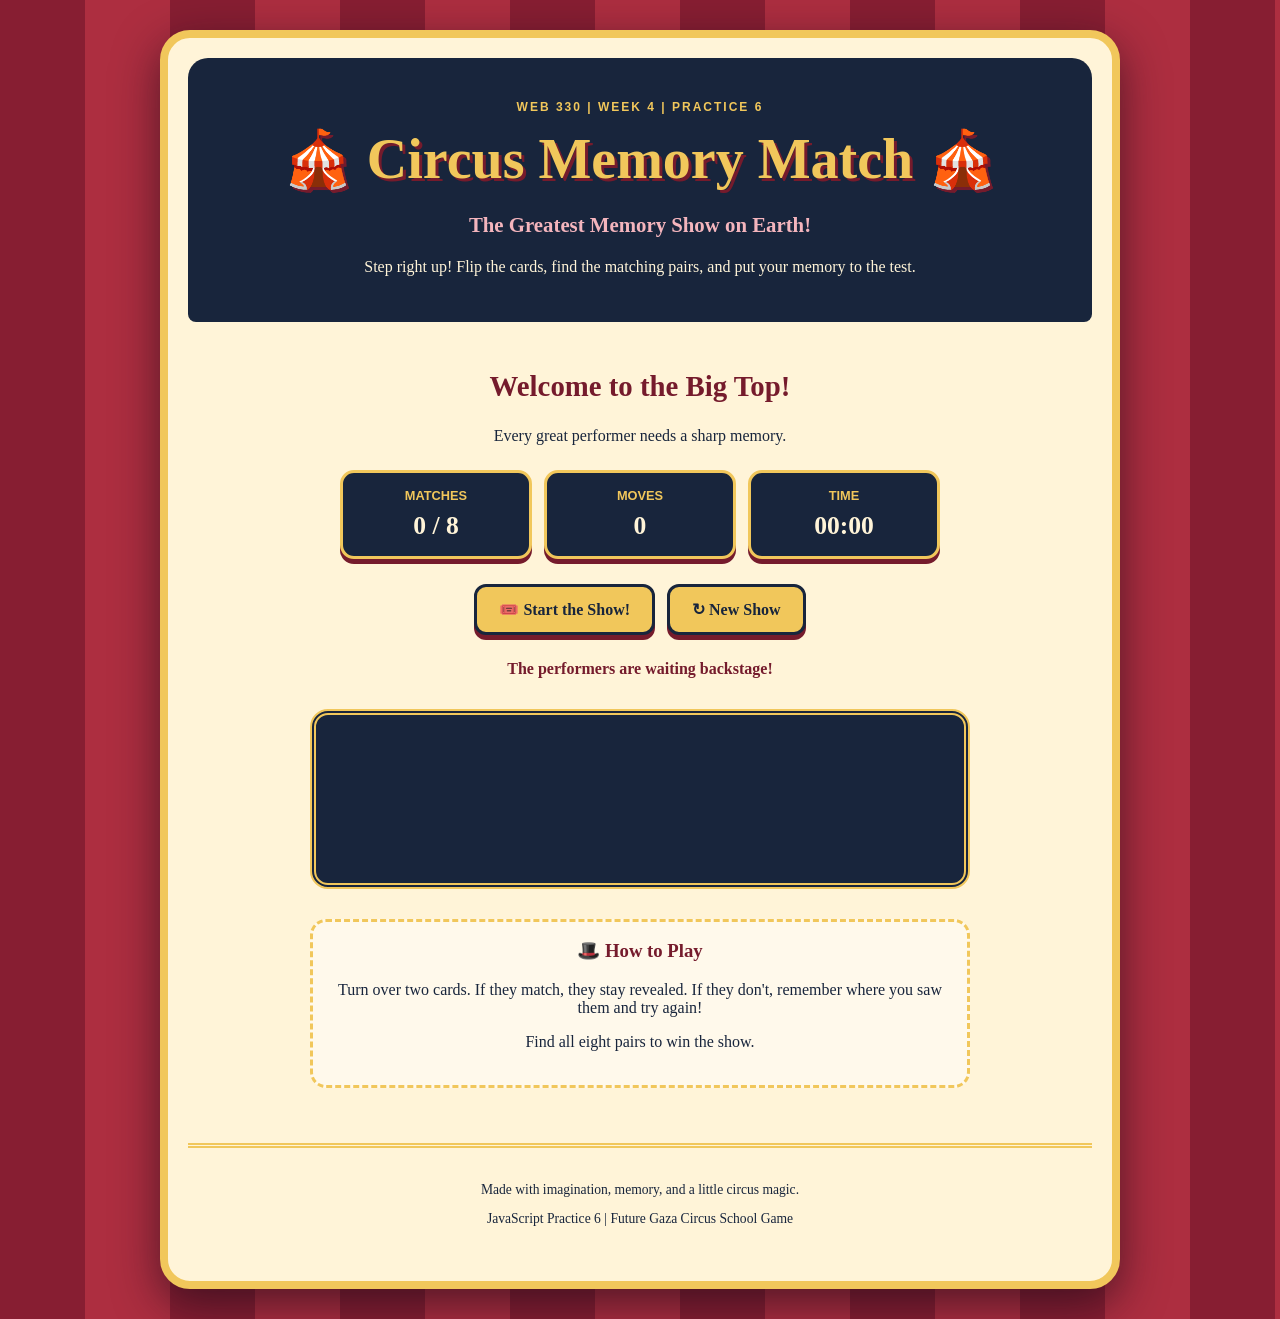
<file: week-4/practice6/index.html>
<!-- Practice 6: Professor David's compact conversion exhibit. 
author: Leslie  Brockman    -->

<!DOCTYPE html>
<html lang="en">
<head>
    <meta charset="UTF-8">
    <meta name="viewport" content="width=device-width, initial-scale=1.0">
    <title>Practice 6 | Circus Memory Match</title>
    <link rel="stylesheet" href="style.css">
    <script src="script.js" defer></script>
</head>
<body>
    <main class="circus">
        <header class="circus-header">
            <p class="eyebrow">WEB 330 | Week 4 | Practice 6</p>
            <h1>🎪 Circus Memory Match 🎪</h1>
            <p class="subtitle">The Greatest Memory Show on Earth!</p>
            <p>Step right up! Flip the cards, find the matching pairs, and put your memory to the test.</p>
        </header>
        <section class="game" aria-labelledby="gameTitle">
            <div class="game-heading">
                <h2 id="gameTitle">Welcome to the Big Top!</h2>
                <p>Every great performer needs a sharp memory.</p>
            </div>
            <div class="scoreboard">
                <div class="score">
                    <span class="score-label">Matches</span>
                    <strong id="matches">0 / 8</strong>
                </div>
                <div class="score">
                    <span class="score-label">Moves</span>
                    <strong id="moves">0</strong>
                </div>
                <div class="score">
                    <span class="score-label">Time</span>
                    <strong id="timer">00:00</strong>
                </div>
            </div>
            <div class="game-controls">
                <button type="button" id="startBtn">🎟️ Start the Show!</button>
                <button type="button" id="restartBtn">↻ New Show</button>
            </div>
            <p class="game-message" id="gameMessage" role="status">The performers are waiting backstage!</p>
            <div class="memory-board" id="memoryBoard" aria-label="Circus memory matching cards">
                <!-- JavaScript creates and shuffles the matching cards here. -->
            </div>
            <div class="game-instructions">
                <h3>🎩 How to Play</h3>
                <p>Turn over two cards. If they match, they stay revealed. If they don't, remember where you saw them and try again!</p>
                <p>Find all eight pairs to win the show.</p>
            </div>
            <section class="victory" id="victoryPanel" aria-labelledby="victoryTitle" hidden>
                <div class="victory-stars" aria-hidden="true">⭐ 🎪 ⭐</div>
                <h2 id="victoryTitle">Standing Ovation!</h2>
                <p>You've matched every performer in the circus!</p>
                <p id="finalScore"></p>
                <button type="button" id="playAgainBtn">🎪 Play Again!</button>
            </section>
        </section>
        <footer class="circus-footer">
            <p>Made with imagination, memory, and a little circus magic.</p>
            <p>JavaScript Practice 6 | Future Gaza Circus School Game</p>
        </footer>
    </main>
</body>
</html>
</file>
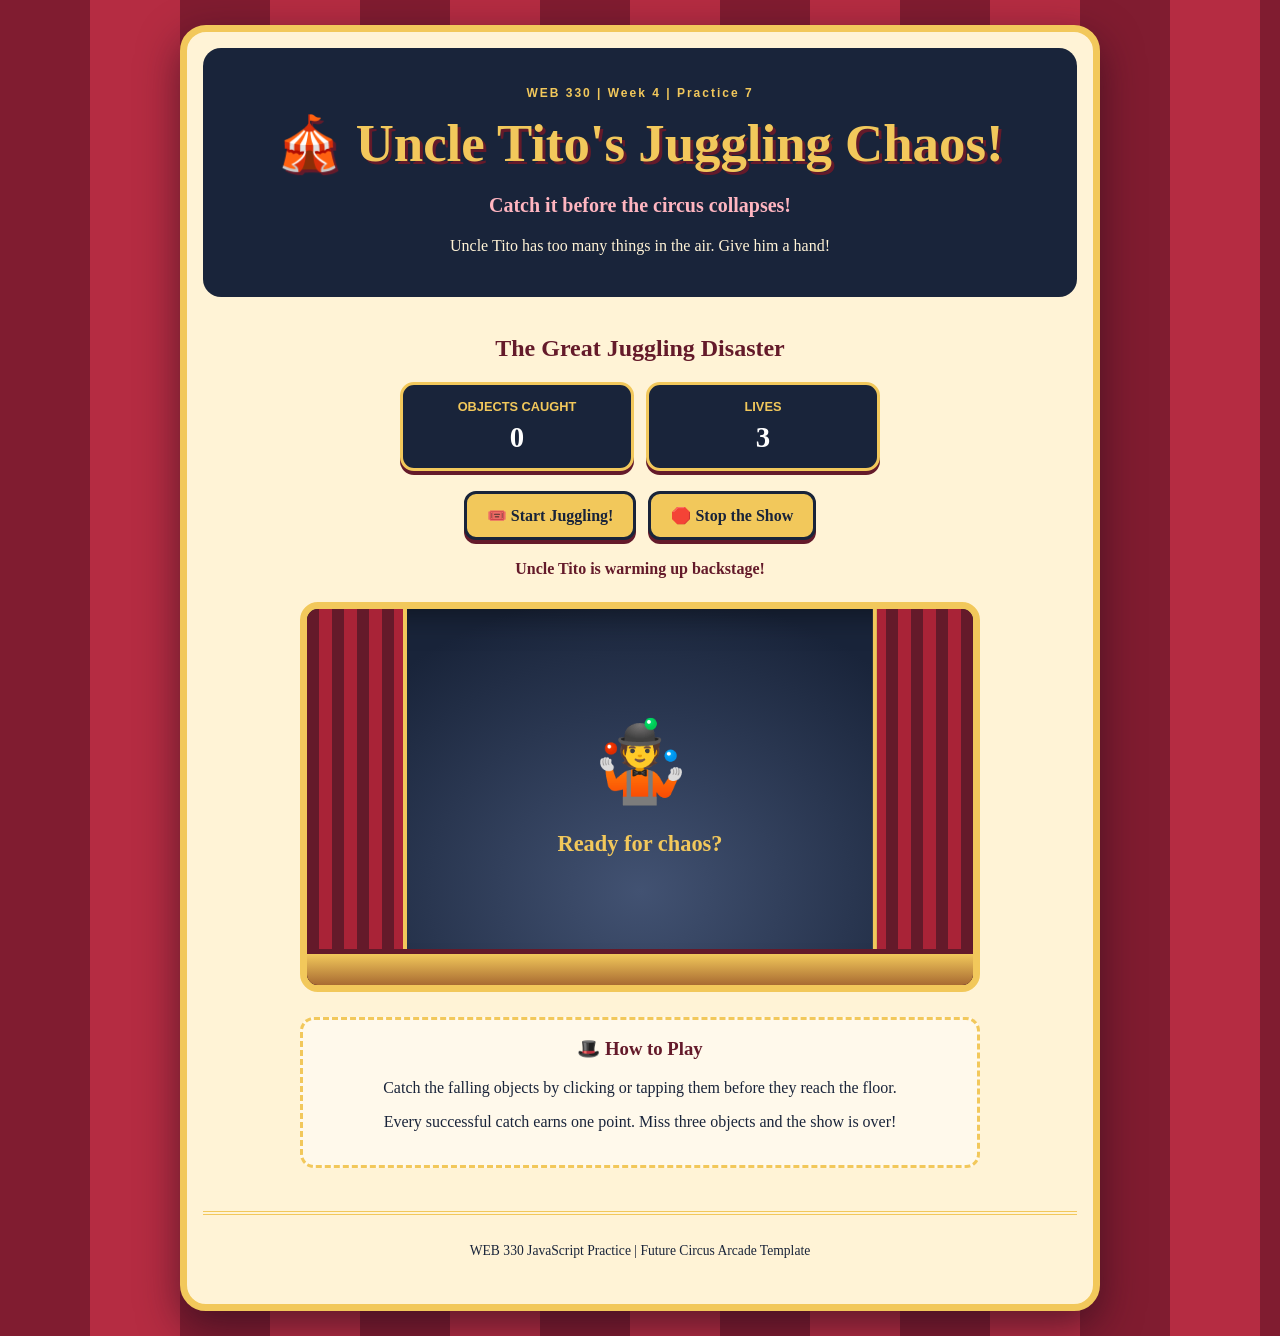
<file: week-4/practice7/index.html>
<!-- Practice 7: Professor David's compact conversion exhibit-- are we using david as a background with the performers?. 
author: Leslie  Brockman -->


<!DOCTYPE html>
<html lang="en">
<head>
    <meta charset="UTF-8">
    <meta name="viewport" content="width=device-width, initial-scale=1.0">
    <title>Practice 7 | Uncle Tito's Juggling Chaos</title>
    <link rel="stylesheet" href="style.css">
    <script src="script.js" defer></script>
</head>
<body>
    <main class="circus">
        <header class="circus-header">
            <p class="eyebrow">WEB 330 | Week 4 | Practice 7</p>
            <h1>🎪 Uncle Tito's Juggling Chaos!</h1>
            <p class="subtitle">Catch it before the circus collapses!</p>
            <p>Uncle Tito has too many things in the air. Give him a hand!</p>
        </header>
        <section class="game" aria-labelledby="gameTitle">
            <h2 id="gameTitle">The Great Juggling Disaster</h2>
            <div class="scoreboard">
                <div class="score">
                    <span>Objects Caught</span>
                    <strong id="juggleScore">0</strong>
                </div>
                <div class="score">
                    <span>Lives</span>
                    <strong id="juggleLives">3</strong>
                </div>
            </div>
            <div class="game-controls">
                <button type="button" id="juggleStart">🎟️ Start Juggling!</button>
                <button type="button" id="juggleStop">🛑 Stop the Show</button>
            </div>
            <p id="juggleMessage" class="game-message" role="status">
                Uncle Tito is warming up backstage!
            </p>
            <div id="juggleStage" class="juggle-stage" aria-label="Juggling game area">
                <div class="stage-curtain left-curtain" aria-hidden="true"></div>
                <div class="stage-curtain right-curtain" aria-hidden="true"></div>
                <div class="stage-placeholder" aria-hidden="true">
                    <span>🤹</span>
                    <p>Ready for chaos?</p>
                </div>
                <div class="stage-floor" aria-hidden="true"></div>
            </div>
            <div class="instructions">
                <h3>🎩 How to Play</h3>
                <p>Catch the falling objects by clicking or tapping them before they reach the floor.</p>
                <p>Every successful catch earns one point. Miss three objects and the show is over!</p>
            </div>
        </section>
        <footer>
            <p>WEB 330 JavaScript Practice | Future Circus Arcade Template</p>
        </footer>
    </main>
</body>
</html>
</file>
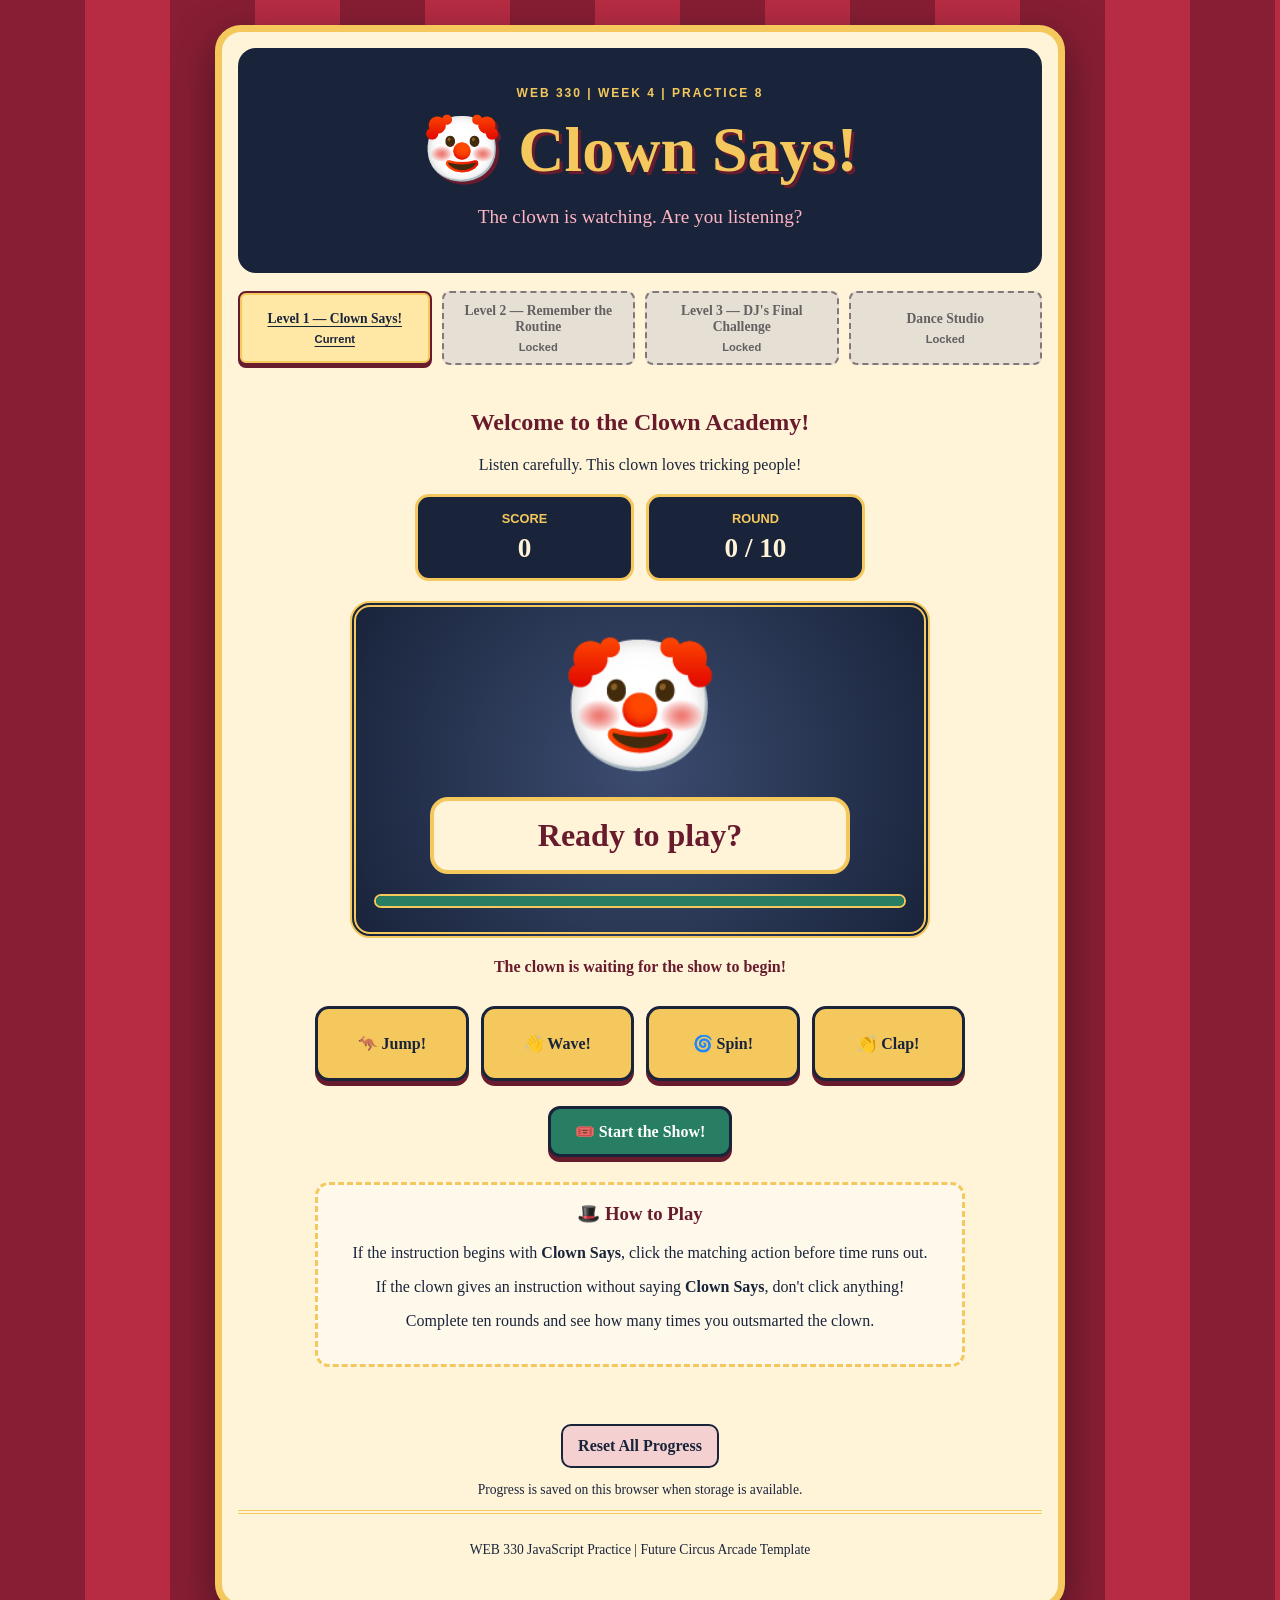
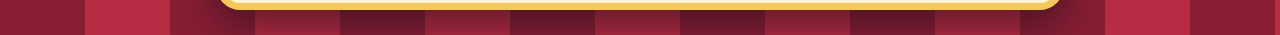
<file: week-4/practice8/index.html>
<!-- Practice 8: Clown Says! with the DJ -->
<!-- author: Leslie Brockman -->

<!DOCTYPE html>
<html lang="en">
<head>
    <meta charset="UTF-8">
    <meta name="viewport" content="width=device-width, initial-scale=1.0">
    <title>Practice 8 | Clown Says!</title>
    <link rel="stylesheet" href="style.css">
    <script src="script.js" defer></script>
</head>
<body>
    <main class="circus">
        <header class="circus-header">
            <p class="eyebrow">WEB 330 | WEEK 4 | PRACTICE 8</p>
            <h1>🤡 Clown Says!</h1>
            <p class="subtitle">The clown is watching. Are you listening?</p>
        </header>
        <nav class="level-tickets" aria-label="Dance game progression">
            <button type="button" class="level-ticket" data-level="1" aria-controls="level1" aria-current="step">Level 1 — Clown Says! <span class="ticket-status">Current</span></button>
            <button type="button" class="level-ticket" data-level="2" aria-controls="level2" disabled>Level 2 — Remember the Routine <span class="ticket-status">Locked</span></button>
            <button type="button" class="level-ticket" data-level="3" aria-controls="level3" disabled>Level 3 — DJ's Final Challenge <span class="ticket-status">Locked</span></button>
            <button type="button" class="level-ticket studio-ticket" data-level="studio" aria-controls="danceStudio" disabled>Dance Studio <span class="ticket-status">Locked</span></button>
        </nav>
        <section id="level1" class="game level-section" aria-labelledby="gameTitle">
            <div class="game-intro">
                <h2 id="gameTitle">Welcome to the Clown Academy!</h2>
                <p>Listen carefully. This clown loves tricking people!</p>
            </div>
            <div class="scoreboard">
                <div class="score">
                    <span>Score</span>
                    <strong id="clownScore">0</strong>
                </div>
                <div class="score">
                    <span>Round</span>
                    <strong id="clownRound">0 / 10</strong>
                </div>
            </div>
            <div class="clown-stage">
                <div class="clown-face" id="clownFace" aria-hidden="true">🤡</div>
                <div class="speech-bubble">
                    <p id="clownInstruction">Ready to play?</p>
                </div>
                <div class="timer-track" aria-hidden="true">
                    <div class="timer-fill" id="clownTimer"></div>
                </div>
            </div>
            <p class="game-message" id="clownMessage" role="status">
                The clown is waiting for the show to begin!
            </p>
            <div class="action-buttons" id="clownActions">
                <button type="button" data-action="jump">🦘 Jump!</button>
                <button type="button" data-action="wave">👋 Wave!</button>
                <button type="button" data-action="spin">🌀 Spin!</button>
                <button type="button" data-action="clap">👏 Clap!</button>
            </div>
            <div class="game-controls">
                <button type="button" id="clownStart">🎟️ Start the Show!</button>
            </div>
            <div class="instructions">
                <h3>🎩 How to Play</h3>
                <p>If the instruction begins with <strong>Clown Says</strong>, click the matching action before time runs out.</p>
                <p>If the clown gives an instruction without saying <strong>Clown Says</strong>, don't click anything!</p>
                <p>Complete ten rounds and see how many times you outsmarted the clown.</p>
            </div>
            <section class="victory" id="clownVictory" hidden>
                <h2>🎉 The Clown Has Been Outsmarted!</h2>
                <p id="clownFinalScore"></p>
                <p id="level1Reward"></p>
                <button type="button" id="continueLevel2">Continue to Level 2</button>
                <button type="button" id="clownPlayAgain">Play Again!</button>
            </section>
        </section>
        <section id="level2" class="game level-section" aria-labelledby="level2Title" hidden>
            <h2 id="level2Title">Level 2 — Remember the Routine</h2>
            <p>Watch the moves, then repeat them in order. Build from two moves to six!</p>
            <div class="scoreboard">
                <div class="score"><span>Sequence length</span><strong id="routineLength">2 / 6</strong></div>
                <div class="score"><span>Your progress</span><strong id="routineProgress">0 / 2</strong></div>
            </div>
            <div class="routine-stage">
                <p id="routineMode">Ready to watch?</p>
                <p id="routineMove" class="routine-move">🎧</p>
            </div>
            <p id="routineMessage" class="game-message" role="status">Select Start Routine to begin.</p>
            <div id="routineActions" class="action-buttons">
                <button type="button" data-action="jump" disabled>🦘 Jump!</button>
                <button type="button" data-action="wave" disabled>👋 Wave!</button>
                <button type="button" data-action="spin" disabled>🌀 Spin!</button>
                <button type="button" data-action="clap" disabled>👏 Clap!</button>
            </div>
            <div class="game-controls">
                <button type="button" id="routineStart">Start / Restart Routine</button>
                <button type="button" id="routineRetry" disabled>Watch / Retry This Sequence</button>
            </div>
            <section id="routineVictory" class="victory" hidden>
                <h3>🎉 Six moves! The DJ approves!</h3>
                <p>Your six-move routine has been earned.</p>
                <button type="button" id="continueLevel3">Continue to Level 3</button>
            </section>
        </section>
        <section id="level3" class="game level-section" aria-labelledby="level3Title" hidden>
            <h2 id="level3Title">Level 3 — DJ's Final Challenge</h2>
            <p>Watch every command. Repeat only the moves that begin with <strong>Clown Says</strong>, in order.</p>
            <div class="scoreboard">
                <div class="score"><span>Round</span><strong id="djRound">1 / 4</strong></div>
                <div class="score"><span>Valid moves repeated</span><strong id="djProgress">0 / 2</strong></div>
            </div>
            <div class="routine-stage dj-stage">
                <div class="dj-booth" aria-hidden="true">◉ 🎧 🤡 ◉</div>
                <p id="djMode">Ready for the final challenge?</p>
                <p id="djCommand" class="routine-move">🎧</p>
                <p id="djCommandCount">Round 1: 2 valid moves and 1 trick command.</p>
            </div>
            <p id="djMessage" class="game-message" role="status">Start the challenge when you are ready.</p>
            <div id="djActions" class="action-buttons">
                <button type="button" data-action="jump" disabled>🦘 Jump!</button>
                <button type="button" data-action="wave" disabled>👋 Wave!</button>
                <button type="button" data-action="spin" disabled>🌀 Spin!</button>
                <button type="button" data-action="clap" disabled>👏 Clap!</button>
            </div>
            <div class="game-controls">
                <button type="button" id="djStart">Start / Restart Challenge</button>
                <button type="button" id="djRetry" disabled>Watch / Retry This Round</button>
            </div>
            <section id="djVictory" class="victory" hidden>
                <h3>🎉 The DJ's grand finale!</h3>
                <p>Your eight-move routine is earned. The Dance Studio is unlocked!</p>
                <button type="button" id="enterStudio">Enter the Dance Studio</button>
            </section>
        </section>
        <section id="danceStudio" class="game level-section" aria-labelledby="studioTitle" hidden>
            <h2 id="studioTitle">Dance Studio</h2>
            <p>Your routines, your spotlight! Music starts only when you choose to play.</p>
            <div class="studio-controls" aria-label="Studio modes">
                <button type="button" id="earnedMode" aria-pressed="true">Grand Finale</button>
                <button type="button" id="customMode" aria-pressed="false">Create My Own</button>
            </div>
            <p id="earnedSummary"></p>
            <div id="studioStage" class="studio-stage lights-off">
                <div class="studio-scenery" aria-hidden="true">
                    <div class="disco-ball"></div><span class="spotlight spotlight-left"></span><span class="spotlight spotlight-right"></span>
                    <p class="studio-dj">◉ 🎧 🤡 ◉</p>
                </div>
                <p id="studioMove" class="studio-move">Ready for your spotlight?</p>
                <p id="studioProgress">Move 0 / 18</p>
                <div class="dance-floor" aria-hidden="true"><span></span><span></span><span></span><span></span><span></span><span></span><span></span><span></span><span></span><span></span><span></span><span></span></div>
            </div>
            <p id="studioMessage" class="game-message" role="status">Select Start the Show to play your earned routine.</p>
            <p id="audioMessage">Original synthesized percussion · 90 beats per minute.</p>
            <div class="studio-controls">
                <button type="button" id="studioStart">Start the Show</button>
                <button type="button" id="studioPause" disabled>Pause</button>
                <button type="button" id="studioStop">Stop</button>
                <button type="button" id="studioReplay">Replay</button>
                <button type="button" id="studioMute" aria-pressed="false">Mute</button>
                <button type="button" id="studioLights" aria-pressed="false">Lights On</button>
            </div>
            <section id="customBuilder" aria-labelledby="customTitle" hidden>
                <h3 id="customTitle">Create My Own Dance</h3>
                <p>Add up to 32 moves. Repeated moves are welcome.</p>
                <div id="choreographyActions" class="action-buttons">
                    <button type="button" data-action="jump">🦘 Jump</button><button type="button" data-action="wave">👋 Wave</button>
                    <button type="button" data-action="spin">🌀 Spin</button><button type="button" data-action="clap">👏 Clap</button>
                </div>
                <p id="customCount">0 / 32 moves</p>
                <ol id="customSequence" class="custom-sequence"></ol>
                <div class="studio-controls">
                    <button type="button" id="customUndo">Undo Last Move</button><button type="button" id="customClear">Clear Routine</button>
                    <button type="button" id="customPlay">Play My Dance</button><button type="button" id="customStop">Stop Playback</button>
                    <button type="button" id="customSave">Save My Dance</button>
                </div>
            </section>
        </section>
        <div class="progress-settings">
            <button type="button" id="resetProgress">Reset All Progress</button>
            <p id="storageMessage" role="status">Progress is saved on this browser when storage is available.</p>
        </div>
        <footer>
            <p>WEB 330 JavaScript Practice | Future Circus Arcade Template</p>
        </footer>
    </main>
</body>
</html>
</file>
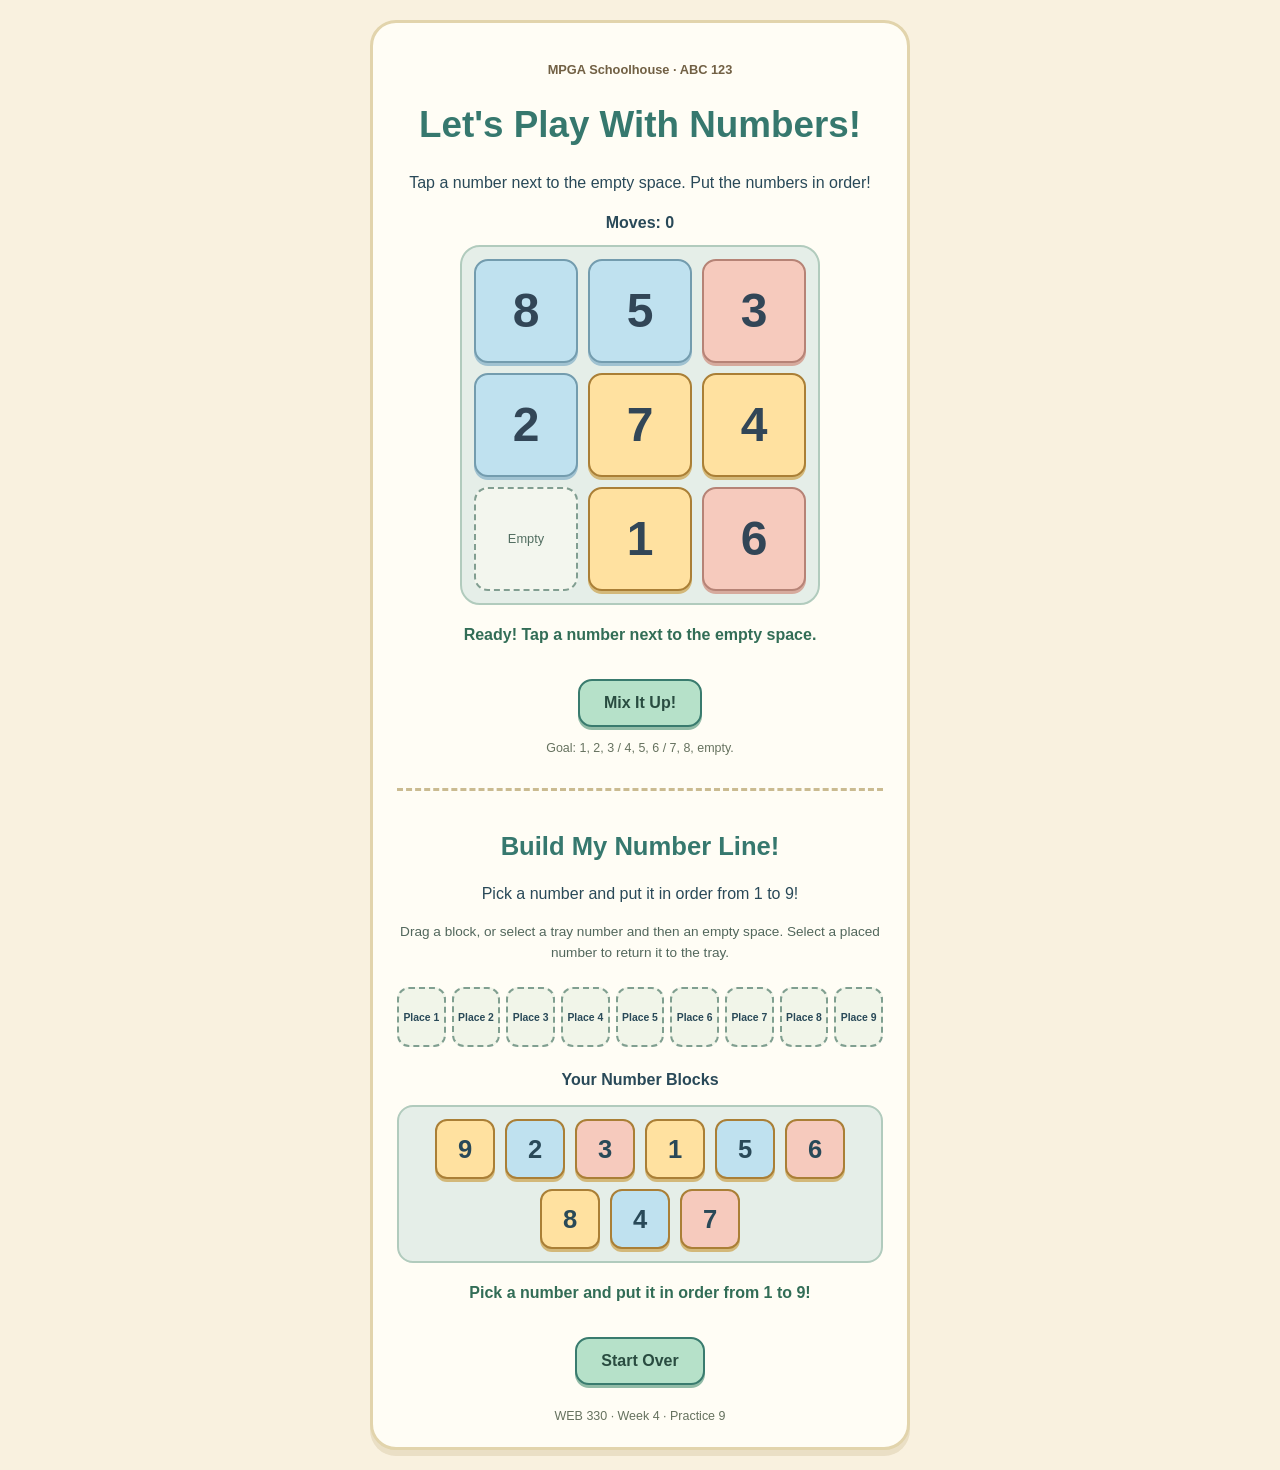
<file: week-4/practice9/index.html>
<!DOCTYPE html>
<html lang="en">
<head>
    <meta charset="UTF-8">
    <meta name="viewport" content="width=device-width, initial-scale=1.0">
    <title>Let's Play With Numbers!</title>
    <link rel="stylesheet" href="style.css">
    <script src="script.js" defer></script>
</head>
<body>
    <main class="number-game">
        <header>
            <p class="eyebrow">MPGA Schoolhouse · ABC 123</p>
            <h1>Let's Play With Numbers!</h1>
            <p id="puzzleInstructions">Tap a number next to the empty space. Put the numbers in order!</p>
        </header>
        <section aria-label="Number sliding puzzle">
            <p class="moves">Moves: <strong id="puzzleMoves">0</strong></p>
            <div id="puzzleBoard" class="puzzle-board" role="group" aria-label="Three by three number puzzle" aria-describedby="puzzleInstructions"></div>
            <p id="puzzleMessage" class="puzzle-message" role="status">Ready to put the numbers in order?</p>
            <button type="button" id="puzzleShuffle" class="shuffle-button">Mix It Up!</button>
            <p class="goal">Goal: 1, 2, 3 / 4, 5, 6 / 7, 8, empty.</p>
        </section>
        <section class="number-line-game" aria-labelledby="numberLineTitle">
            <h2 id="numberLineTitle">Build My Number Line!</h2>
            <p id="numberLineInstructions">Pick a number and put it in order from 1 to 9!</p>
            <p class="line-help">Drag a block, or select a tray number and then an empty space. Select a placed number to return it to the tray.</p>
            <ol id="numberLine" class="number-line" aria-label="Number positions, in order" aria-describedby="numberLineInstructions"></ol>
            <h3>Your Number Blocks</h3>
            <div id="numberTray" class="number-tray" role="group" aria-label="Available number blocks"></div>
            <p id="numberLineMessage" class="puzzle-message" role="status">Pick a number to begin.</p>
            <button type="button" id="numberLineReset" class="shuffle-button">Start Over</button>
        </section>
        <footer>WEB 330 · Week 4 · Practice 9</footer>
    </main>
</body>
</html>
</file>
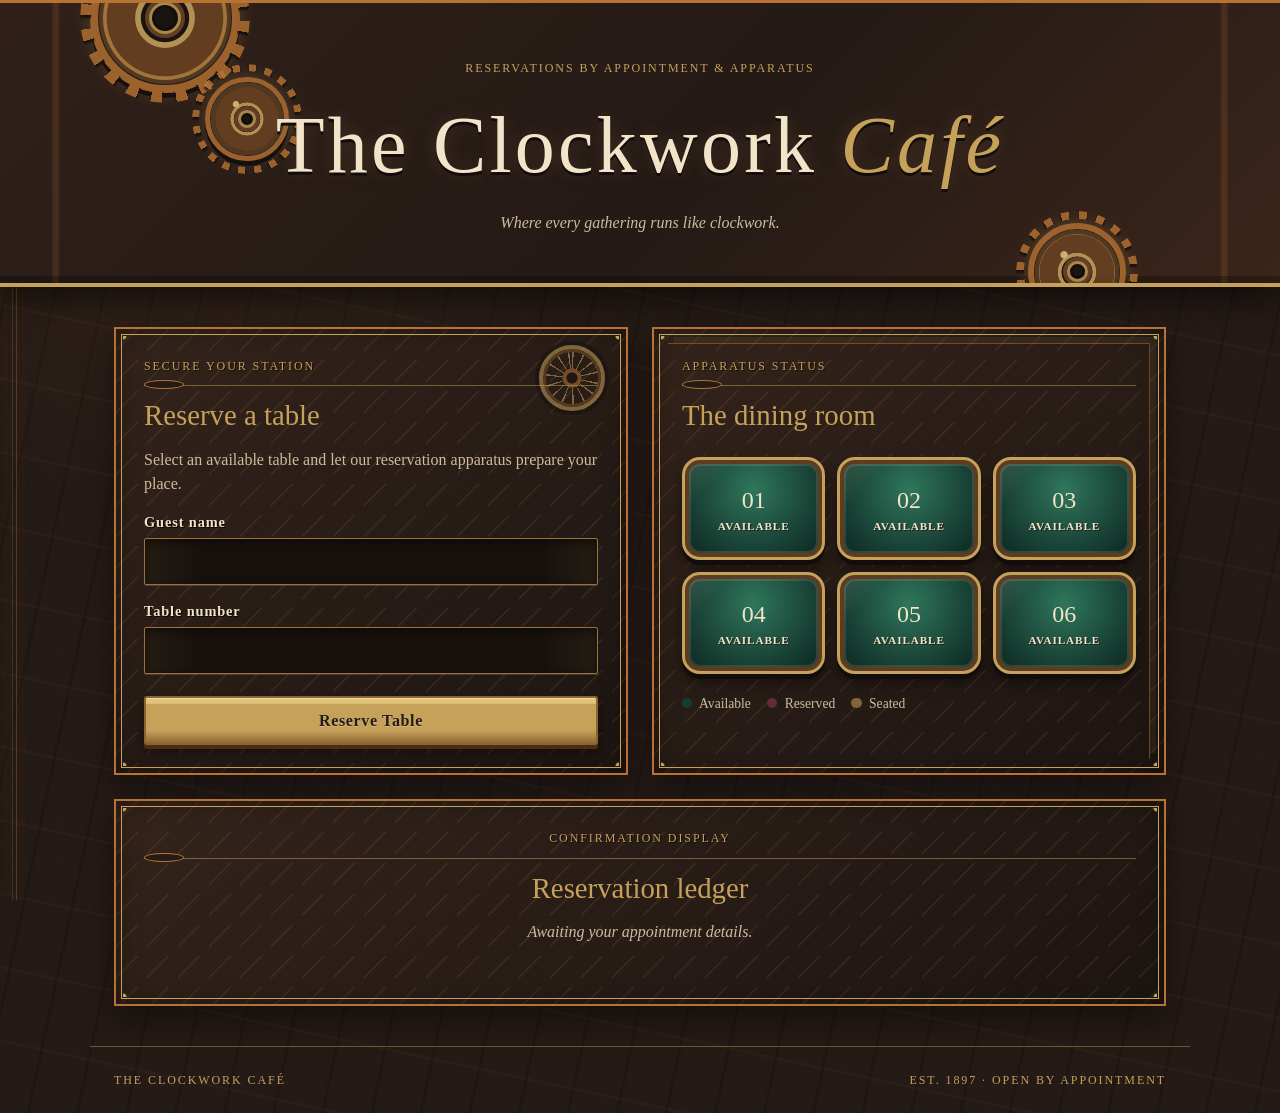
<file: week-5/restaurant-reservation/index.html>
<!DOCTYPE html>
<html>
  <head>
    <!--
      Pragmatic JavaScript
      Chapter 2
      Programming Assignment

      Author:Leslie Brockman
      Date:11-21-2026
      Filename: index.html
    -->
    <meta name="viewport" content="width=device-width, initial-scale=1.0" />
    <title>The Clockwork Café | Reservations</title>
    <link rel="stylesheet" type="text/css" href="styles.css" />
  </head>

  <body>
    <header class="site-header">
      <div class="gear gear-large" aria-hidden="true"></div>
      <div class="gear gear-medium" aria-hidden="true"></div>
      <p class="eyebrow">Reservations by Appointment &amp; Apparatus</p>
      <h1>The Clockwork <span>Café</span></h1>
      <p class="tagline">Where every gathering runs like clockwork.</p>
      <div class="gear gear-small" aria-hidden="true"></div>
    </header>

    <main class="cafe-shell">
      <section class="intro-panel" aria-labelledby="reservation-heading">
        <p class="section-marker">Secure your station</p>
        <h2 id="reservation-heading">Reserve a table</h2>
        <p>
          Select an available table and let our reservation apparatus prepare
          your place.
        </p>

        <!--Reservation form-->
        <form id="reservationForm">
          <div class="form-field">
            <label for="name">Guest name</label>
            <input type="text" id="name" name="name" required />
          </div>
          <div class="form-field">
            <label for="tableNumber">Table number</label>
            <input
              type="number"
              id="tableNumber"
              name="tableNumber"
              min="1"
              step="1"
              required
            />
          </div>
          <input type="submit" value="Reserve Table" />
        </form>
      </section>

<!--Table status section-->
      <section class="status-panel" aria-labelledby="status-heading">
        <p class="section-marker">Apparatus status</p>
        <h2 id="status-heading">The dining room</h2>
        <div class="table-grid">
          <div class="table-indicator available" data-table="1">
            <span class="table-number">01</span><span class="table-status">Available</span>
          </div>
          <div class="table-indicator available" data-table="2">
            <span class="table-number">02</span><span class="table-status">Available</span>
          </div>
          <div class="table-indicator available" data-table="3">
            <span class="table-number">03</span><span class="table-status">Available</span>
          </div>
          <div class="table-indicator available" data-table="4">
            <span class="table-number">04</span><span class="table-status">Available</span>
          </div>
          <div class="table-indicator available" data-table="5">
            <span class="table-number">05</span><span class="table-status">Available</span>
          </div>
          <div class="table-indicator available" data-table="6">
            <span class="table-number">06</span><span class="table-status">Available</span>
          </div>
        </div>
        <div class="legend">
          <span><i class="legend-dot available-dot"></i> Available</span>
          <span><i class="legend-dot reserved-dot"></i> Reserved</span>
          <span><i class="legend-dot seated-dot"></i> Seated</span>
        </div>
      </section>

      <!--Confirmation panel-->
      <section class="confirmation-panel" aria-labelledby="confirmation-heading">
        <p class="section-marker">Confirmation display</p>
        <h2 id="confirmation-heading">Reservation ledger</h2>
        <p id="message" aria-live="polite">Awaiting your appointment details.</p>
        <ul id="reservationsList" class="reservations-list" aria-live="polite"></ul>
      </section>
    </main>

    <footer>
      <span>The Clockwork Café</span>
      <span>Est. 1897 &middot; Open by appointment</span>
    </footer>
    <script src="script.js"></script>
  </body>
</html>
</file>
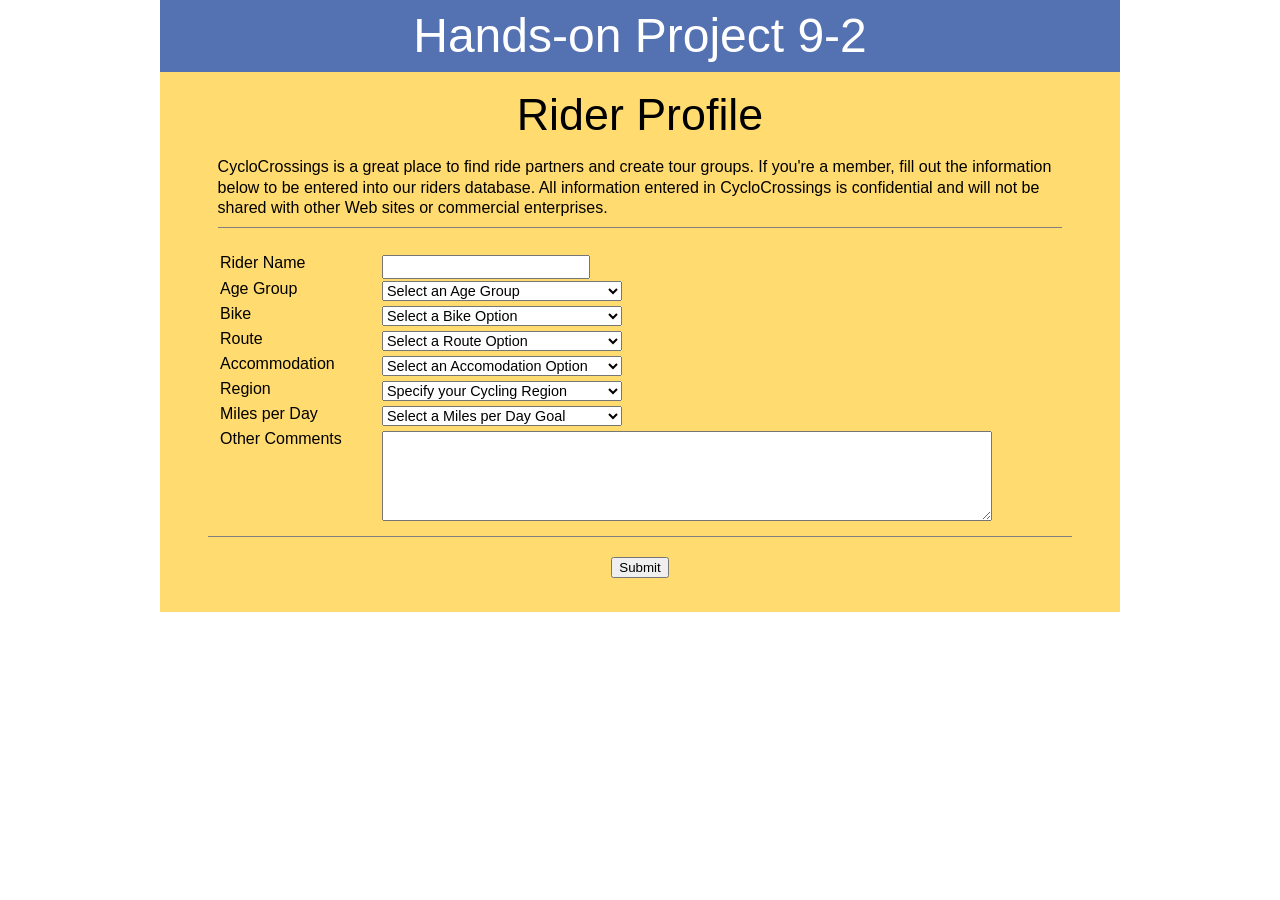
<file: week-3/project09-02a.html>
<!DOCTYPE html>
<html>
<head>
   <!--
      JavaScript 7th Edition
      Chapter 9
      Hands-on Project 9-2

      Author: Leslie Brockman
      Date:  11-08-2026 
      Filename: project09-02a.html
   -->
   <meta charset="utf-8" />
   <title>Hands-on Project 9-2</title>
   <link rel="stylesheet" href="styles.css" />
   <script src="project09-02a.js" defer></script>
</head>

<body>
   <header>
      <h1>
         Hands-on Project 9-2
      </h1>
   </header>

   <section>
      <h1>Rider Profile</h1>
      <p id="intro">
         CycloCrossings is a great place to find ride partners and create
         tour groups. If you're a member, fill out the information below 
         to be entered into our riders database. All information entered 
         in CycloCrossings is confidential and will not be shared with 
         other Web sites or commercial enterprises.
      </p>

      <table id="profile">
        <colgroup>
           <col id="firstCol" />
           <col id="secondCol" />
        </colgroup>
         <tr>
            <td>Rider Name</td>
            <td>
               <input name="riderName" id="riderName" type="text" />
            </td>
         </tr>
         <tr>
            <td>Age Group</td>	
            <td>
               <select name="ageGroup" id="ageGroup" size="1">
                  <option value="">Select an Age Group</option>
                  <option value="16 - 20">16 - 20</option>
                  <option value="21 - 30">21 - 30</option>
                  <option value="31 - 40">31 - 40</option>
                  <option value="41 - 50">41 - 50</option>
                  <option value="51 - 60">51 - 60</option>
                  <option value="61 - 70">61 - 70</option>
                  <option value="71+">71+</option>
               </select>
            </td>
         </tr>
         <tr>
            <td>Bike</td>
            <td>
               <select name="bikeOption" id="bikeOption" size="1">
                  <option value="">Select a Bike Option</option>
                  <option value="road">Road Bike</option>
                  <option value="mountain">Mountain Bike</option>
                  <option value="either">Either</option>
               </select>
            </td>
         </tr>
         <tr>
            <td>Route</td>
            <td>
               <select name="routeOption" id="routeOption" size="1">
                  <option value="">Select a Route Option</option>
                  <option value="road">Road</option>
                  <option value="trail">Trail</option>
                  <option value="either">Either</option>
               </select>               
            </td>
         </tr>
         <tr>
            <td>Accommodation</td>
            <td>
               <select name="accOption" id="accOption" size="1">
                  <option value="">Select an Accomodation Option</option>
                  <option value="camping">Camping</option>
                  <option value="motel">Motel</option>
                  <option value="either">Either</option>
               </select>               
            </td>
         </tr>
         <tr>
            <td>Region</td>	
            <td>
               <select name="region" id="region" size="1">
                  <option value="">Specify your Cycling Region</option>
                  <option value="Northeast">Northeast</option>
                  <option value="East Coast">East Coast</option>
                  <option value="Southeast">Southeast</option>
                  <option value="Midwest">Midwest</option>
                  <option value="Mountain">Mountain</option>
                  <option value="Southwest">Southwest</option>
                  <option value="West Coast">West Coast</option>
                  <option value="Northwest">Northwest</option>
               </select>
            </td>
         </tr>
         <tr>
            <td>Miles per Day</td>	
            <td>
               <select name="miles" id="miles" size="1">
                  <option value="">Select a Miles per Day Goal</option>
                  <option value="21 - 40">21 - 40</option>
                  <option value="41 - 60">41 - 60</option>
                  <option value="61 - 80">61 - 80</option>
                  <option value="81 - 100">81 - 100</option>
                  <option value="100+">100+</option>
               </select>
            </td>
         </tr>
         <tr>
            <td>Other Comments</td>
            <td>
               <textarea name="comments" id="comments"></textarea>
            </td>
         </tr>
      </table>

      <p style="text-align: center">
         <input id="submitButton" type="button" value="Submit" />
      </p>      
   </section>
</body>
</html>
</file>
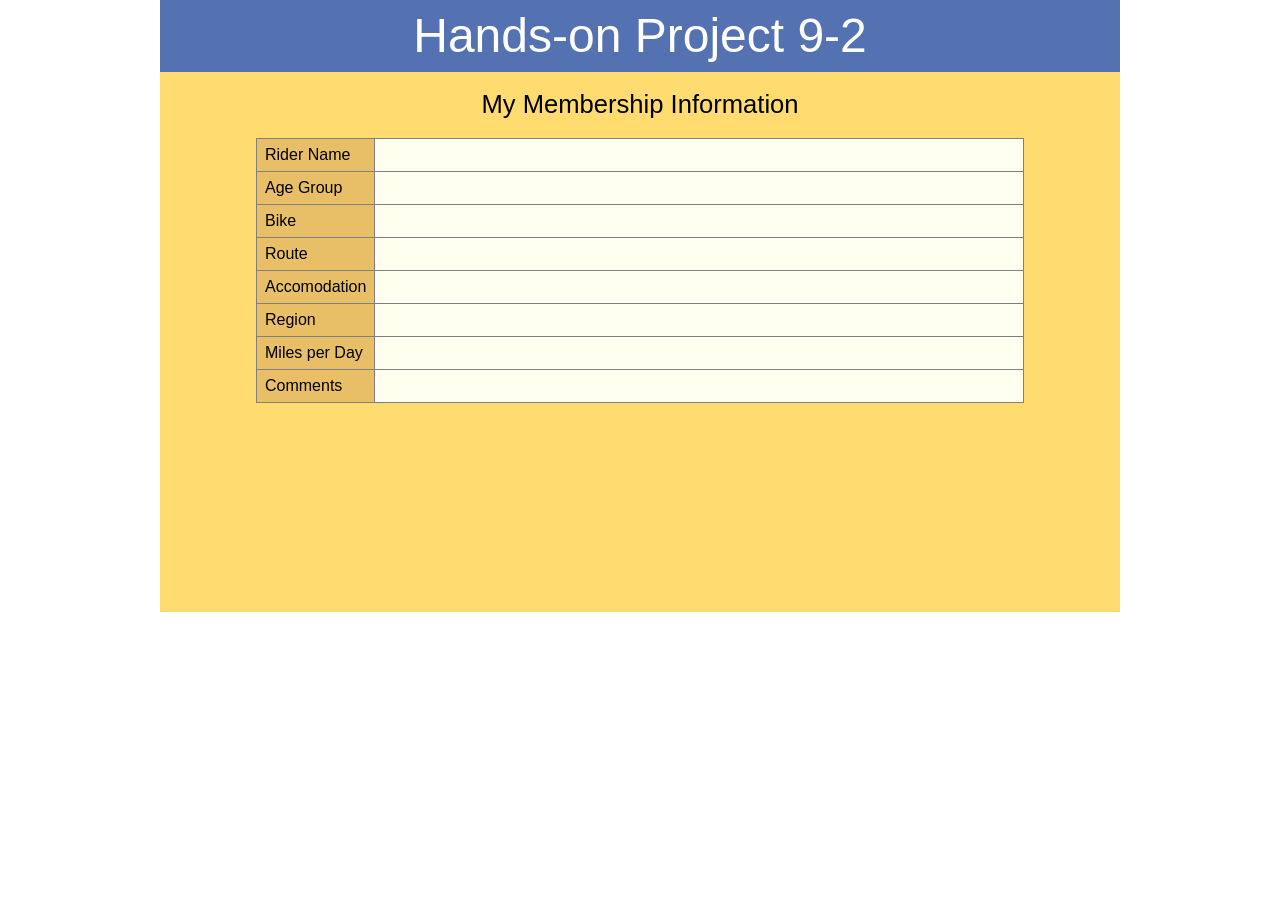
<file: week-3/project09-02b.html>
<!DOCTYPE html>
<html>
<head>
   <!--
      JavaScript 7th Edition
      Chapter 9
      Hands-on Project 9-2

      Author: Leslie Brockman
      Date:  11-08-2026 

      Filename: project09-02b.html
   -->
   <meta charset="utf-8" />
   <meta name="viewport" content="width=device-width,initial-scale=1.0">
   <title>Hands-on Project 9-2</title>
   <link rel="stylesheet" href="styles.css" />
   <script src="project09-02b.js" defer></script>
</head>

<body>
   <header>
      <h1>
         Hands-on Project 9-2
      </h1>
   </header>

   <section>
      <h1 id="h2b">My Membership Information</h1>
      
      <table id="order">
         <tr>
            <th>Rider Name</th>
            <td id="riderName"></td>
         </tr>
         <tr>
            <th>Age Group</th>
            <td id="ageGroup"></td>
         </tr> 
         <tr>
            <th>Bike</th>
            <td id="bikeOption"></td>
         </tr>  
         <tr>
            <th>Route</th>
            <td id="routeOption"></td>
         </tr> 
         <tr>
            <th>Accomodation</th>
            <td id="accOption"></td>
         </tr>          
         <tr>
            <th>Region</th>
            <td id="region"></td>
         </tr>          
         <tr>
            <th>Miles per Day</th>
            <td id="miles"></td>
         </tr> 
         <tr>
            <th>Comments</th>
            <td id="comments"></td>
         </tr>          
      </table>
   </section>
</body>
</html>
</file>
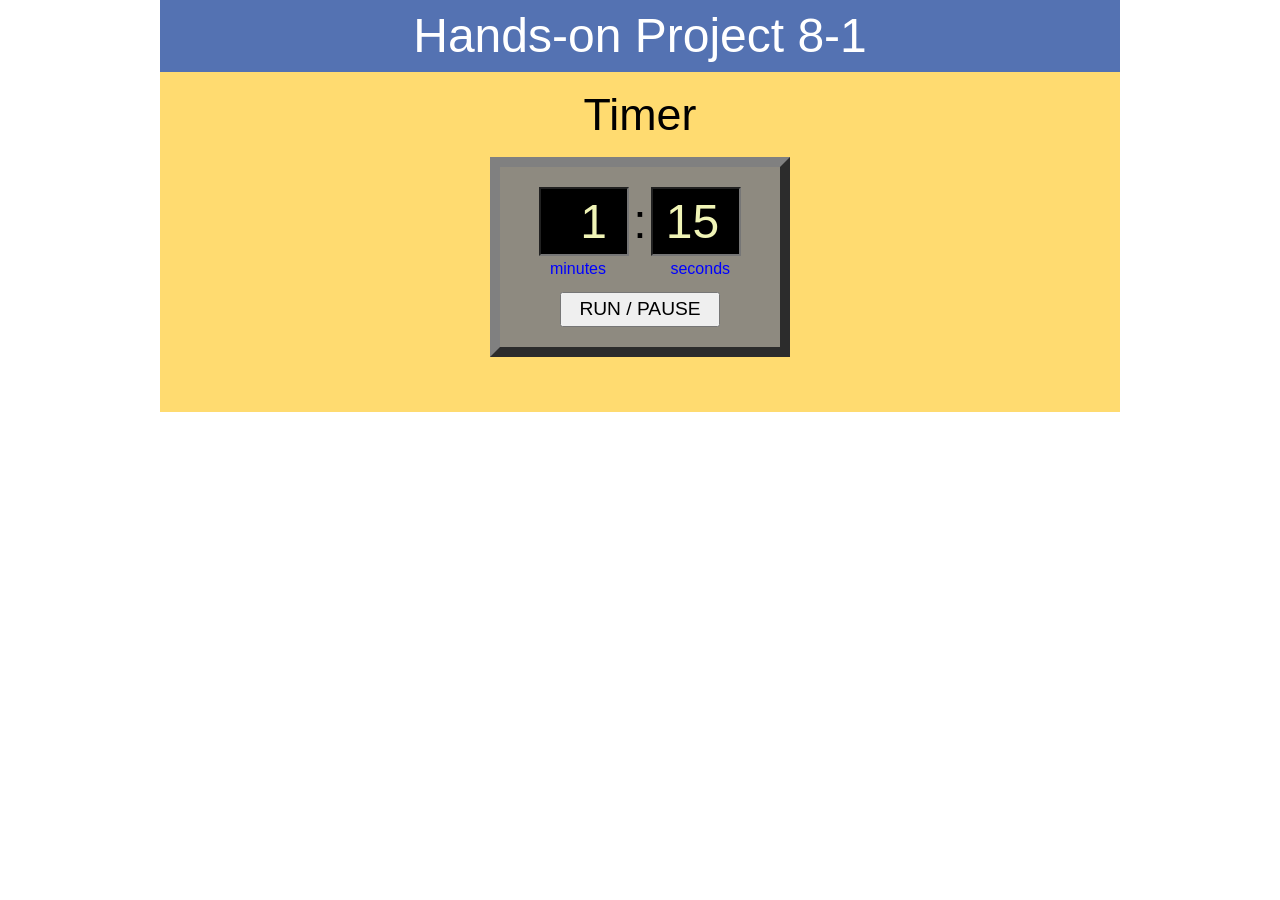
<file: week-1/project/project08-01.html>
<!DOCTYPE html>
<html>
<head>
   <!--
      JavaScript 7th Edition
      Chapter 8
      Hands-on Project 8-1

      Author: Leslie Brockman
      Date: 10-25-2026  

      Filename: project08-01.html
   -->
   <meta charset="utf-8" />
   <meta name="viewport" content="width=device-width,initial-scale=1.0">
   <title>Hands-on Project 8-1</title>
   <link rel="stylesheet" href="styles.css" />
   <script src="project08-01.js" defer></script>

</head>

<body>
   <header>
      <h1>
         Hands-on Project 8-1
      </h1>
   </header>

   <section>
      <h1>Timer</h1>
      <div id="timerClock">
         <input id="minutesBox" type="number" value="1" min="0" max="10" step="1" />
         <span id="separator">:</span>
         <input id="secondsBox" type="number" value="15" min="0" max="59" step="1" /><br />
         <span id="minLabel">minutes</span> <span id="secLabel">seconds</span>
         <input id="runPauseButton" type="button" value="RUN / PAUSE" />
      </div>
   </section>
</body>
</html>
</file>
<file: week-2/styles.css>
/*
  Pragmatic JavaScript
  Chapter 1
  Programming Assignment

  Author:Leslie Brockman
  Date: 2026-10-31
  Filename: styles.css
  Description: Stylesheet for the circus character generator, defining layout, typography, and visual design for the form and character cards.
*/

:root {
  color-scheme: light;
  --red: #781e28;
  --red-dark: #50131b;
  --gold: #ac7c2d;
  --cream: #fff8e9;
  --ink: #39271e;
}

* { box-sizing: border-box; }
body {
  margin: 0;
  color: var(--ink);
  background: repeating-linear-gradient(90deg, #eadbc0 0 48px, #f2e6d1 48px 96px);
  font-family: Georgia, "Times New Roman", serif;
  line-height: 1.5;
}

#mainContainer {
  width: min(1080px, calc(100% - 32px));
  margin: 32px auto;
  background: var(--cream);
  border: 1px solid var(--gold);
  border-radius: 18px;
  box-shadow: 0 18px 55px #39271e26;
  overflow: hidden;
}

.marquee {
  text-align: center;
  padding: 32px 24px 38px;
  color: var(--cream);
  background: radial-gradient(ellipse at top, #a43b3e, var(--red-dark));
  border-bottom: 7px double #d8b467;
  outline: 1px dashed #d8b467;
  outline-offset: -12px;
}

.eyebrow, .act-number, .selection, .ticket-stub, footer, .form-note {
  font-family: "Trebuchet MS", Arial, sans-serif;
}

.eyebrow { font-size: .75rem; letter-spacing: .16em; text-transform: uppercase; }

.stars { color: #ebc777; letter-spacing: .6em; margin: 16px 0 8px; }

h1 { font-size: clamp(2.7rem, 7vw, 5rem); line-height: 1.05; margin: 0; text-transform: uppercase; letter-spacing: .03em; text-shadow: 2px 3px var(--red-dark); }

h1 span { color: #f0ce88; }

.subtitle { margin-bottom: 0; font-style: italic; }

form { padding: 30px 36px 20px; }

.section-heading { display: flex; align-items: center; justify-content: center; margin-bottom: 18px; }

h2 { font-size: 1.4rem; margin: 0; }

.details { display: grid; grid-template-columns: 1fr 1fr; gap: 24px; }

.field label { display: block; font-weight: bold; margin-bottom: 7px; }

input[type="text"], select {
  width: 100%; min-height: 48px; padding: 10px 12px; border: 1px solid #9d8865;
  border-radius: 7px; color: var(--ink); background: #fffdf7; font: inherit;
}

.class-select { max-width: 360px; margin: 22px auto 0; }

fieldset { margin: 28px 0 0; padding: 0; border: 0; min-width: 0; }

legend { width: 100%; text-align: center; font-size: 1.4rem; font-weight: bold; color: var(--red); }

#classHint { margin: 6px 0 18px; color: #6b5645; text-align: center; }
.character-cards { display: grid; grid-template-columns: repeat(3, 1fr); gap: 16px; }
.character-card { position: relative; cursor: pointer; min-width: 0; }

/* Keep card radios visible and keyboard focusable. */
.character-card input { position: absolute; left: 14px; top: 14px; width: 18px; height: 18px; margin: 0; accent-color: var(--red); }

.card-face {
  display: flex; height: 100%; flex-direction: column; align-items: center; text-align: center;
  padding: 42px 14px 20px; border: 2px solid #c9b58c; border-radius: 14px;
  background: linear-gradient(#fffdf5, #f3e7cb); box-shadow: 0 4px 0 #dac7a3;
  transition: transform .18s ease, border-color .18s ease, box-shadow .18s ease;
}

.act-number { font-size: .65rem; letter-spacing: .1em; color: #725022; }

.animal { display: grid; place-items: center; width: 112px; height: 112px; margin: 16px 0; border-radius: 50%; font-size: 4.3rem; border: 1px dashed #ad863d; background: #e8d8b0; }

.elephant { background: #dce0d4; }

.lion { background: #efd398; }

.card-face strong { color: var(--red); font-size: 1.2rem; }

.card-face > span:not([class]) { font-size: .85rem; margin: 8px 0 16px; }

.selection { margin-top: auto; color: var(--red); font-size: .75rem; font-weight: bold; border-top: 1px solid #c9b58c; padding-top: 12px; width: 100%; }

.character-card:hover .card-face { transform: translateY(-3px); border-color: var(--red); }

.character-card input:checked + .card-face { border-color: var(--red); box-shadow: 0 0 0 2px var(--red), 0 6px 0 #dac7a3; background: #f9e8cd; }

.character-card input:checked + .card-face .selection::before { content: "✓ Selected · "; }

:focus-visible { outline: 3px solid #155b78; outline-offset: 4px; }

.character-card input:focus-visible + .card-face { outline: 3px solid #155b78; outline-offset: 5px; }

.validation { color: #921e29; font-weight: bold; margin: 22px 0 12px; }

.validation:empty { margin-top: 26px; }
button { display: block; width: 100%; padding: 17px 22px; border: 2px solid var(--red-dark); border-radius: 8px; background: var(--red); color: var(--cream); font: bold 1rem "Trebuchet MS", Arial, sans-serif; cursor: pointer; box-shadow: 0 4px 0 var(--red-dark); }

button:hover { background: #942c38; }

button span { margin-left: 12px; }

.form-note { text-align: center; font-size: .75rem; color: #6b5645; margin: 14px 0 0; }

.ticket { display: grid; grid-template-columns: 150px 1fr; margin: 16px 36px 30px; border: 2px solid var(--gold); border-radius: 12px; background: #f4e7c6; box-shadow: 0 5px 12px #39271e12; }

.ticket-stub { display: flex; flex-direction: column; justify-content: center; text-align: center; padding: 20px 12px; border-right: 2px dashed var(--gold); color: var(--red); font-size: .8rem; font-weight: bold; letter-spacing: .12em; }

.ticket-body { padding: 22px 26px; min-width: 0; overflow-wrap: anywhere; }

.ticket-body .eyebrow { margin-top: 0; color: #73501e; }

.ticket-body h2 { color: var(--red); }

#ticketHint { margin-bottom: 0; }

dl { margin-bottom: 0; display: grid; grid-template-columns: 1fr 1fr; gap: 12px 20px; }
[hidden] { display: none !important; }

dt { text-transform: uppercase; letter-spacing: .08em; font: .7rem "Trebuchet MS", Arial, sans-serif; color: #725022; }

dd { margin: 3px 0 0; font-weight: bold; }

footer { text-align: center; border-top: 1px solid #d6c49f; padding: 18px; font-size: .75rem; color: #6b5645; }

footer span { margin-left: 12px; color: var(--red); }

/* One media query for small screens is enough for now */
@media (max-width: 700px) {
  #mainContainer { margin: 16px auto; }
  form { padding: 24px 20px 16px; }
  .details, .character-cards { grid-template-columns: 1fr; }
  .card-face { padding-top: 24px; }
  .animal { margin: 12px 0; }
  .ticket { margin: 16px 20px 24px; grid-template-columns: 1fr; }
  .ticket-stub { border-right: 0; border-bottom: 2px dashed var(--gold); padding: 12px; }
  dl { grid-template-columns: 1fr; }
}

@media (prefers-reduced-motion: reduce) {
  *, *::before, *::after { transition: none !important; animation: none !important; }
}

/* Keep the assignment summary readable to assistive technology without duplicating the ticket visually. */
.assignment-output {
  position: absolute;
  width: 1px;
  height: 1px;
  padding: 0;
  margin: -1px;
  overflow: hidden;
  clip-path: inset(50%);
  white-space: nowrap;
  border: 0;
}
</file>
<file: week-4/practice/style.css>
/* WEB 330 Practice: Shape Explorers
 <!--
      JavaScript 7th Edition
      Chapter 10
      Hands-on Project 10-2

      Author: Leslie Brockman
      Date: 11-14-2026  
      Description: Shape Explorers CSS Styles
   --> */
:root{font-family:ui-rounded,"Trebuchet MS",Arial,sans-serif;color:#283c50;background:#f8f3e9}
*{box-sizing:border-box}
body{margin:0;background:radial-gradient(circle at 15% 10%,#fff1c9,transparent 32%),radial-gradient(circle at 90% 65%,#e3f5ee,transparent 38%),#f8f3e9}
.game-shell{max-width:1000px;margin:auto;padding:22px}
.hero{text-align:center;padding:20px 12px}
.eyebrow{letter-spacing:.16em;font-size:.75rem;font-weight:bold;color:#378c77}
.hero h1{font-size:clamp(2rem,5vw,3.5rem);margin:8px 0;color:#d96860;text-shadow:2px 3px #ffe0a2}
.hero h1 span{color:#efb748}
.hero p{margin:8px 0}
.arabic{font-family:Tahoma,Arial,sans-serif}
.toolbar,.board-panel,.tray-panel{background:#fffdf7;border:3px solid #e5dfcc;border-radius:25px;box-shadow:0 7px 0 #e9dfca;padding:18px;margin-bottom:22px}
.toolbar,.section-heading{display:flex;justify-content:space-between;align-items:center;gap:12px;flex-wrap:wrap}
h2{font-size:1.2rem;margin:0;color:#3d8276}
.section-heading>span{color:#8c669d;font-weight:bold}
button{border:0;border-radius:14px;background:#a5e0d3;color:#283c50;font-weight:bold;padding:12px 15px;cursor:pointer;box-shadow:0 4px 0 #69b2a0}
button:focus-visible{outline:3px solid #397dc6;outline-offset:4px}
.puzzle-board,.piece-tray{display:grid;grid-template-columns:repeat(4,minmax(0,1fr));gap:14px;padding:14px}
.puzzle-board{border:3px dashed #b8cbbf;border-radius:18px;background:#f4f8f1}
.target-slot,.tray-slot{position:relative;min-width:0;height:145px}
.target-slot{display:grid;place-items:center}
.target-outline{width:var(--shape-size);height:var(--shape-size);pointer-events:none}
.target-outline polygon{fill:#b9c9d422;stroke:#6c90a788;stroke-width:1.5;stroke-dasharray:4 4;stroke-linejoin:round}
.piece{position:absolute;left:50%;top:50%;width:var(--shape-size);height:var(--shape-size);transform:translate(-50%,-50%);cursor:grab;touch-action:none;user-select:none;background:none;border:0;padding:0}
.piece svg{display:block;width:100%;height:100%;background:none;filter:drop-shadow(2px 3px 2px #0002)}
.piece svg,.piece svg *{pointer-events:none}
.piece polygon{stroke:#ffffff80;stroke-width:1;stroke-linejoin:round}
.piece.dragging{position:fixed;z-index:10000;cursor:grabbing}
.piece[data-locked="true"]{cursor:default}
.tray-slot .piece{top:52px}
.tray-slot p{position:absolute;top:104px;left:0;right:0;margin:0;text-align:center;font-size:.75rem;font-weight:bold;pointer-events:none}
.tray-slot p span{display:block;margin-top:4px;font-family:Tahoma,Arial,sans-serif}
@media(max-width:650px){.game-shell{padding:12px}.board-panel,.tray-panel{padding:12px}.puzzle-board,.piece-tray{grid-template-columns:repeat(2,minmax(0,1fr));gap:10px;padding:8px}}
</file>
<file: week-4/practice2/style.css>
/* WEB 330 Practice: Palestine Crossword
   CSS Styles */

:root {
    font-family: "Trebuchet MS", Arial, sans-serif;
    color: #304456;
    background: #fff8e9;
}
* {
    box-sizing: border-box;
}
body {
    margin: 0;
    background: linear-gradient(135deg, #fff3cf, #e5f5e9);
}
.game {
    overflow-wrap: anywhere;
    max-width: 1150px;
    margin: auto;
    padding: 20px;
}
.hero {
    text-align: center;
    padding: 25px 10px;
}
.eyebrow {
    font-size: .75rem;
    font-weight: bold;
    letter-spacing: .15em;
    color: #37866a;
}
.decorations {
    font-size: 2rem;
    margin: 12px 0;
}
.hero h1 {
    font-size: clamp(2rem, 5vw, 3.3rem);
    color: #d85c58;
    margin: 8px 0;
    text-shadow: 2px 3px #ffe0a1;
}
.hero h2 {
    color: #32836e;
    font-size: 1.4rem;
}
.hero p {
    margin: 7px;
}
[lang="ar"] {
    font-family: Tahoma, Arial, sans-serif;
}
.instructions, .puzzle-panel, .clue-panel {
    background: #fffdf7;
    border: 3px solid #e5ddc9;
    border-radius: 22px;
    padding: 20px;
    box-shadow: 0 6px 0 #e6ddc6;
}
.instructions {
    margin-bottom: 22px;
    text-align: center;
}
.instructions h2 {
    color: #32836e;
    font-size: 1.25rem;
}
.instructions h2 span {
    color: #966ca2;
    font-size: .9rem;
    margin-left: 10px;
}
.instructions p {
    margin: 8px 0;
}
.game-layout {
    display: grid;
    grid-template-columns: minmax(0, 1.2fr) minmax(280px, 1fr);
    gap: 20px;
    align-items: start;
}
.puzzle-panel, .clue-panel {
    min-width: 0;
}
.puzzle-panel h2, .clue-panel h2 {
    color: #32836e;
    font-size: 1.25rem;
    margin: 0 0 18px;
}
.puzzle-panel h2 span, .clue-panel h2 span {
    float: right;
    color: #9568a2;
    font-size: .9rem;
}
.notebook {
    background: repeating-linear-gradient(0deg, #fffef8 0 29px, #dfeaf0 30px 31px);
    border: 2px solid #d6e5e9;
    border-radius: 16px;
    padding: 20px;
}
.crossword-grid {
    display: grid;
    grid-template-columns: repeat(9, minmax(0, 1fr));
    grid-template-rows: repeat(9, minmax(0, 1fr));
    width: 100%;
    max-width: 450px;
    aspect-ratio: 1;
    margin: auto;
    background: #4e6873;
    border: 2px solid #4e6873;
    gap: 2px;
}
.cell {
    position: relative;
    min-width: 0;
    min-height: 0;
    background: #fffdf5;
    display: flex;
    align-items: center;
    justify-content: center;
}
.cell.blocked {
    background: #526b73;
}
.cell-number {
    position: absolute;
    top: 2px;
    left: 3px;
    font-size: .55rem;
    color: #6d7d85;
    font-weight: bold;
    pointer-events: none;
}
.cell input {
    width: 100%;
    height: 100%;
    min-width: 0;
    min-height: 0;
    border: 0;
    outline: 0;
    background: transparent;
    text-align: center;
    font-size: clamp(.8rem, 2vw, 1.4rem);
    font-weight: bold;
    color: #304456;
    text-transform: uppercase;
    padding: 0;
}
.cell.active {
    background: #ffe6a4;
}
.cell.selected, .cell:focus-within {
    background: #a8e2ce;
}
.cell.error {
    background: #ffc9c9;
}
.cell.correct {
    background: #d6f2d8;
}
.cell.correct.active {
    box-shadow: inset 0 0 0 2px #e5bd59;
}
.cell.correct.selected, .cell.correct:focus-within {
    background: #a8e2ce;
}
.message {
    text-align: center;
    color: #32836e;
    font-weight: bold;
    min-height: 25px;
    margin: 18px 0 0;
}
.buttons {
    display: flex;
    flex-wrap: wrap;
    justify-content: center;
    gap: 10px;
    margin-top: 18px;
}
button {
    min-height: 44px;
    border: 0;
    border-radius: 12px;
    padding: 12px 15px;
    font-weight: bold;
    cursor: pointer;
}
button:focus-visible {
    outline: 3px solid #327dc1;
    outline-offset: 3px;
}
#checkBtn, .check-button {
    background: #ffce74;
    color: #62491f;
    box-shadow: 0 4px 0 #d6a14c;
}
#solutionBtn, .solution-button {
    background: #a8ddec;
    color: #31596d;
    box-shadow: 0 4px 0 #76b1c5;
}
#resetBtn, .reset-button {
    background: #f3b9ca;
    color: #783e55;
    box-shadow: 0 4px 0 #d88da7;
}
.clue-section {
    margin-top: 20px;
}
.clue-section h3 {
    background: #f8d78b;
    color: #745123;
    padding: 12px;
    border-radius: 12px;
}
.clue-section h3 span {
    float: right;
    font-size: .85rem;
}
.clue-section:nth-of-type(2) h3 {
    background: #bce6d5;
    color: #326b5a;
}
.clue-list {
    display: grid;
    gap: 8px;
}
.clue {
    background: #f9f4e9;
    border: 2px solid #e6dac8;
    border-radius: 12px;
    padding: 12px;
    text-align: left;
    font: inherit;
    cursor: pointer;
    width: 100%;
}
.clue:hover {
    background: #fff0c4;
}
.clue.active {
    background: #d5f0e3;
    border-color: #65ad91;
}
.clue-number {
    font-weight: bold;
    color: #c05c55;
    margin-right: 8px;
}
.fun-fact {
    background: #e9e0f4;
    padding: 17px;
    border-radius: 16px;
    margin-top: 24px;
}
.fun-fact h3 {
    color: #795a90;
    margin: 0 0 8px;
}
.fun-fact p {
    line-height: 1.6;
    font-size: .9rem;
}
footer {
    text-align: center;
    color: #7d837e;
    font-size: .8rem;
    margin-top: 30px;
}
footer p {
    margin: 5px;
}
@media (max-width: 850px) {
    .game-layout {
        grid-template-columns: 1fr;
    }
}
@media (max-width: 520px) {
    .game {
        padding: 10px;
    }
    .instructions, .puzzle-panel, .clue-panel {
        padding: 14px;
    }
    .notebook {
        padding: 10px;
    }
    .crossword-grid {
        gap: 1px;
    }
    .cell-number {
        font-size: .45rem;
        top: 1px;
        left: 2px;
    }
    .cell input {
        font-size: clamp(.7rem, 4vw, 1.1rem);
    }
    .buttons {
        flex-direction: column;
    }
    button {
        width: 100%;
    }
}

@media (max-width: 360px) {
    .game {
        padding: 6px;
    }
    .instructions, .puzzle-panel, .clue-panel {
        padding: 8px;
    }
    .notebook {
        padding: 6px;
    }
}

/* Keep physical grid columns left-to-right; Arabic word data supplies RTL positions. */
.game-layout + .game-layout { margin-top: 32px; }
.crossword-grid { direction: ltr; }
.clue { text-align: start; }
[lang="ar"] .cell-number { left: auto; right: 2px; }
[lang="ar"] .cell input { direction: rtl; text-align: center; }
.cell.error, .cell.error:focus-within { background: #ffc9c9; }
.clue[aria-pressed="true"] { border-color: #65ad91; }
</file>
<file: week-4/practice3/style.css>
/*
Author: Leslie Brockman
Practice 3: Discovery Cards
Description: Styles for the interactive discovery cards. This will change depending on project. all of these are templates and learning reinforcement.
*/

:root {
    --cream: #fff8e8;
    --green: #287b65;
    --pink: #f4a8c4;
    --yellow: #ffdb79;
    --blue: #a8dded;
    --purple: #a78acb;
    --ink: #29384a;
    --white: #ffffff;
}

* {
    box-sizing: border-box;
}

body {
    margin: 0;
    min-height: 100vh;
    background: linear-gradient(135deg, #fff1c5, #f9dbe9, #d6f2e6);
    color: var(--ink);
    font-family: "Trebuchet MS", Arial, sans-serif;
}

button,
a {
    font: inherit;
}

.page {
    width: min(100% - 32px, 850px);
    margin: 0 auto;
    padding: 40px 0 24px;
}

.page-header {
    text-align: center;
    margin-bottom: 28px;
}

.eyebrow {
    color: var(--green);
    font-size: 0.9rem;
    font-weight: bold;
    letter-spacing: 2px;
    text-transform: uppercase;
}

h1 {
    margin: 12px 0;
    color: var(--green);
    font-size: clamp(2rem, 5vw, 3rem);
}

.page-header > p:last-child {
    font-size: 1.1rem;
}

.discovery {
    padding: 24px;
    background: var(--cream);
    border: 3px solid var(--white);
    border-radius: 28px;
    box-shadow: 0 10px 0 rgba(67, 79, 69, 0.12);
}

.card-counter {
    margin-bottom: 16px;
    color: var(--green);
    font-weight: bold;
    text-align: center;
}

.discovery-card {
    display: grid;
    grid-template-columns: 40% 60%;
    min-height: 300px;
    overflow: hidden;
    background: var(--white);
    border: 3px solid var(--green);
    border-radius: 22px;
    box-shadow: 0 6px 0 rgba(40, 123, 101, 0.16);
}

.card-art {
    display: flex;
    align-items: center;
    justify-content: center;
    min-height: 250px;
    background: var(--yellow);
    font-size: clamp(5rem, 12vw, 8rem);
}

.card-content {
    display: flex;
    flex-direction: column;
    align-items: flex-start;
    justify-content: center;
    gap: 14px;
    padding: 30px;
}

.card-category {
    margin: 0;
    padding: 7px 14px;
    background: var(--blue);
    border-radius: 30px;
    color: var(--ink);
    font-size: 0.85rem;
    font-weight: bold;
}

.card-content h2 {
    margin: 0;
    color: var(--green);
    font-size: clamp(1.5rem, 4vw, 2rem);
}

.card-description {
    margin: 0;
    line-height: 1.6;
}

.card-link {
    display: inline-block;
    padding: 12px 18px;
    background: var(--green);
    border-radius: 12px;
    color: var(--white);
    font-weight: bold;
    text-decoration: none;
    transition: transform 0.2s, background 0.2s;
}

.card-link:hover {
    background: #195b49;
    transform: translateY(-2px);
}

.card-controls {
    display: flex;
    justify-content: center;
    flex-wrap: wrap;
    gap: 12px;
    margin-top: 24px;
}

.card-controls button {
    padding: 12px 18px;
    border: 2px solid var(--ink);
    border-radius: 12px;
    background: var(--blue);
    color: var(--ink);
    font-weight: bold;
    cursor: pointer;
    box-shadow: 0 4px 0 rgba(41, 56, 74, 0.2);
    transition: transform 0.2s, box-shadow 0.2s;
}

.card-controls button:hover {
    transform: translateY(-2px);
    box-shadow: 0 6px 0 rgba(41, 56, 74, 0.2);
}

.card-controls button:active {
    transform: translateY(2px);
    box-shadow: 0 2px 0 rgba(41, 56, 74, 0.2);
}

.card-controls .surprise-btn {
    background: var(--pink);
}

.card-dots {
    display: flex;
    justify-content: center;
    flex-wrap: wrap;
    gap: 10px;
    margin-top: 24px;
}

.card-dots button {
    width: 14px;
    height: 14px;
    padding: 0;
    border: none;
    border-radius: 50%;
    background: #b7c7c0;
    cursor: pointer;
}

.card-dots button.active {
    background: var(--green);
    transform: scale(1.3);
}

.status-message {
    margin: 22px 0 0;
    color: var(--green);
    font-weight: bold;
    text-align: center;
}

.page-footer {
    margin-top: 30px;
    text-align: center;
    font-size: 0.9rem;
}

button:focus-visible,
a:focus-visible {
    outline: 3px solid var(--purple);
    outline-offset: 4px;
}

@media (max-width: 650px) {
    .page {
        width: min(100% - 20px, 850px);
        padding-top: 24px;
    }

    .discovery {
        padding: 14px;
        border-radius: 20px;
    }

    .discovery-card {
        grid-template-columns: 1fr;
    }

    .card-art {
        min-height: 160px;
        font-size: 5rem;
    }

    .card-content {
        align-items: center;
        padding: 22px 18px;
        text-align: center;
    }

    .card-controls {
        gap: 8px;
    }

    .card-controls button {
        flex: 1 1 130px;
        padding: 12px 10px;
    }
}

@media (prefers-reduced-motion: reduce) {
    *,
    *::before,
    *::after {
        transition: none !important;
    }
}
</file>
<file: week-4/practice4/style.css>
/* Practice 4: The Cosmic Oracle
   Author: Leslie Brockman
   Description: Styles for the cosmic fortune-telling arcade machine simulation. */
:root {
    --night: #101b30;
    --navy: #1b2d4a;
    --blue: #293e61;
    --purple: #48345f;
    --gold: #d9b76d;
    --light-gold: #f5dfa5;
    --cream: #fff1cc;
    --paper: #f9e8bf;
    --pink: #edb5cb;
    --white: #ffffff;
}

* {
    box-sizing: border-box;
}

body {
    margin: 0;
    min-height: 100vh;
    background:
        radial-gradient(circle at 15% 20%, #d9b76d 1px, transparent 3px),
        radial-gradient(circle at 75% 40%, #ffffff 1px, transparent 3px),
        radial-gradient(circle at 45% 80%, #d9b76d 1px, transparent 3px),
        linear-gradient(145deg, #101b30, #352746, #172c48);
    background-size: 130px 130px, 190px 190px, 250px 250px, cover;
    color: var(--cream);
    font-family: Georgia, "Times New Roman", serif;
}

button {
    font: inherit;
}

.arcade {
    width: min(100% - 24px, 720px);
    margin: 0 auto;
    padding: 32px 0;
}

.page-header {
    margin-bottom: 28px;
    text-align: center;
}

.eyebrow {
    color: var(--gold);
    font-family: Arial, sans-serif;
    font-size: 0.8rem;
    font-weight: bold;
    letter-spacing: 3px;
    text-transform: uppercase;
}

.page-header h1 {
    margin: 10px 0;
    color: var(--light-gold);
    font-size: clamp(1.8rem, 5vw, 3rem);
}

.page-header > p:last-child {
    color: #e6d9d1;
    font-style: italic;
}

.machine {
    max-width: 540px;
    margin: 0 auto;
    border: 8px solid #a47c41;
    border-radius: 85px 85px 24px 24px;
    background: var(--navy);
    box-shadow:
        0 0 0 5px var(--gold),
        0 0 0 12px #392b38,
        0 20px 45px rgba(0, 0, 0, 0.5);
    overflow: hidden;
}

.machine-top {
    padding: 28px 20px 22px;
    background: linear-gradient(135deg, #48345f, #1c2945, #48345f);
    border-bottom: 5px double var(--gold);
    text-align: center;
}

.marquee-stars {
    display: block;
    color: var(--light-gold);
    font-size: 1.5rem;
    letter-spacing: 15px;
    text-shadow: 0 0 12px var(--gold);
}

.machine-label {
    margin: 14px 0 8px;
    color: var(--light-gold);
    font-family: Arial, sans-serif;
    font-size: 0.7rem;
    font-weight: bold;
    letter-spacing: 2px;
    text-transform: uppercase;
}

.machine-top h2 {
    margin: 10px 0;
    color: var(--light-gold);
    font-size: clamp(1.8rem, 6vw, 2.8rem);
    text-shadow: 2px 3px 0 #61452e;
}

.machine-slogan {
    color: var(--pink);
    font-family: Arial, sans-serif;
    font-size: 0.8rem;
    font-weight: bold;
    letter-spacing: 2px;
}

.machine-body {
    padding: 30px 28px 24px;
    background: linear-gradient(90deg, #17263e, #304566, #17263e);
}

.celestial-window {
    position: relative;
    display: flex;
    flex-direction: column;
    align-items: center;
    justify-content: center;
    min-height: 320px;
    overflow: hidden;
    border: 9px ridge var(--gold);
    border-radius: 50% 50% 44% 44%;
    background: radial-gradient(circle, #455681, #202b4b 60%, #121b30);
    box-shadow:
        inset 0 0 35px #080f24,
        0 0 20px rgba(245, 223, 165, 0.25);
}

.moon {
    color: var(--light-gold);
    font-size: 7rem;
    line-height: 1;
    text-shadow: 0 0 30px rgba(245, 223, 165, 0.8);
    animation: moonFloat 5s ease-in-out infinite;
}

.planet {
    position: absolute;
    font-size: 2.5rem;
}

.planet-one {
    top: 22%;
    right: 12%;
    animation: planetFloat 6s ease-in-out infinite;
}

.planet-two {
    bottom: 27%;
    left: 12%;
    color: var(--pink);
    animation: planetFloat 4s ease-in-out infinite reverse;
}

.planet-three {
    top: 15%;
    left: 22%;
    color: var(--gold);
}

.star {
    position: absolute;
    color: var(--light-gold);
    animation: twinkle 2.5s ease-in-out infinite alternate;
}

.star-one {
    top: 15%;
    left: 15%;
}

.star-two {
    top: 30%;
    right: 25%;
    animation-delay: 0.5s;
}

.star-three {
    bottom: 25%;
    right: 15%;
    animation-delay: 1s;
}

.star-four {
    bottom: 35%;
    left: 25%;
    animation-delay: 1.5s;
}

.window-message {
    z-index: 1;
    margin: 20px 12px 0;
    color: var(--light-gold);
    font-size: 0.95rem;
    font-style: italic;
    text-align: center;
}

.machine-instructions {
    margin: 24px 0;
    text-align: center;
}

.machine-instructions p:first-child {
    color: var(--light-gold);
    font-size: 1.1rem;
    font-weight: bold;
    letter-spacing: 2px;
}

.machine-instructions p:last-child {
    color: #e4d6d0;
    font-size: 0.9rem;
    font-style: italic;
}

.machine-controls {
    display: flex;
    flex-wrap: wrap;
    justify-content: center;
    gap: 12px;
    margin-bottom: 28px;
}

.machine-controls button {
    min-height: 48px;
    padding: 13px 18px;
    border: 3px solid var(--gold);
    border-radius: 12px;
    font-weight: bold;
    cursor: pointer;
    transition: transform 0.2s, box-shadow 0.2s;
}

.reveal-btn {
    background: var(--gold);
    color: var(--night);
    box-shadow: 0 5px 0 #7b5a30;
}

.new-btn {
    background: var(--purple);
    color: var(--cream);
    box-shadow: 0 5px 0 #24182f;
}

.machine-controls button:hover {
    transform: translateY(-2px);
}

.machine-controls button:active {
    transform: translateY(3px);
}

.ticket-slot {
    margin-top: 15px;
    text-align: center;
}

.ticket-slot p {
    color: var(--light-gold);
    font-family: Arial, sans-serif;
    font-size: 0.7rem;
    font-weight: bold;
    letter-spacing: 2px;
}

.slot-opening {
    height: 16px;
    margin: 12px auto 0;
    border: 4px solid var(--gold);
    border-radius: 8px;
    background: #050910;
    box-shadow: inset 0 3px 5px #000000;
}

.ticket-area {
    display: flex;
    justify-content: center;
    margin-top: 0;
    overflow: hidden;
}

.fortune-ticket {
    width: 94%;
    margin-top: 16px;
    padding: 22px;
    border: 2px dashed #ad844b;
    border-radius: 4px;
    background:
        repeating-linear-gradient(
            0deg,
            transparent,
            transparent 26px,
            rgba(173, 132, 75, 0.08) 27px
        ),
        var(--paper);
    color: #3c3040;
    text-align: center;
    box-shadow: 0 8px 15px rgba(0, 0, 0, 0.25);
}

.fortune-ticket[hidden] {
    display: none;
}

.fortune-ticket.dispense {
    animation: dispenseTicket 0.8s ease-out both;
}

.ticket-heading,
.ticket-footer {
    display: flex;
    justify-content: space-between;
    gap: 10px;
    color: #876333;
    font-family: Arial, sans-serif;
    font-size: 0.7rem;
    font-weight: bold;
    letter-spacing: 1px;
}

.ticket-symbol {
    margin: 22px 0 10px;
    font-size: 3.5rem;
}

.fortune-ticket h3 {
    margin: 10px 0 16px;
    color: #59416b;
    font-size: 1.5rem;
}

.fortune-text {
    font-size: 1.1rem;
    font-style: italic;
    line-height: 1.7;
}

.fortune-omen {
    margin: 20px 0;
    color: #876333;
    font-size: 0.9rem;
    font-weight: bold;
}

.ticket-footer {
    padding-top: 15px;
    border-top: 1px dashed #ad844b;
}

.machine-status {
    margin: 24px 0 0;
    color: var(--light-gold);
    font-size: 0.85rem;
    text-align: center;
}

.machine-base {
    display: flex;
    justify-content: space-around;
    align-items: center;
    gap: 10px;
    padding: 18px;
    border-top: 5px double var(--gold);
    background: linear-gradient(90deg, #36263f, #59436a, #36263f);
    color: var(--light-gold);
    text-align: center;
}

.machine-base p {
    margin: 0;
    font-family: Arial, sans-serif;
    font-size: 0.65rem;
    font-weight: bold;
    letter-spacing: 2px;
}

.page-footer {
    margin: 40px auto 10px;
    color: #e2d3d0;
    font-size: 0.85rem;
    text-align: center;
}

button:focus-visible {
    outline: 3px solid var(--pink);
    outline-offset: 4px;
}

@keyframes moonFloat {
    0%, 100% {
        transform: translateY(0);
    }

    50% {
        transform: translateY(-12px);
    }
}

@keyframes planetFloat {
    0%, 100% {
        transform: translateY(0);
    }

    50% {
        transform: translateY(14px);
    }
}

@keyframes twinkle {
    from {
        opacity: 0.3;
        transform: scale(0.8);
    }

    to {
        opacity: 1;
        transform: scale(1.3);
    }
}

@keyframes dispenseTicket {
    from {
        opacity: 0;
        transform: translateY(-70px);
    }

    to {
        opacity: 1;
        transform: translateY(0);
    }
}

@media (max-width: 600px) {
    .arcade {
        width: min(100% - 20px, 720px);
        padding: 24px 0;
    }

    .machine {
        border-width: 5px;
        border-radius: 55px 55px 18px 18px;
        box-shadow:
            0 0 0 3px var(--gold),
            0 0 0 6px #392b38;
    }

    .machine-top {
        padding: 24px 12px 18px;
    }

    .machine-body {
        padding: 20px 14px;
    }

    .celestial-window {
        min-height: 250px;
        border-width: 6px;
    }

    .moon {
        font-size: 5rem;
    }

    .planet {
        font-size: 1.8rem;
    }

    .machine-controls {
        flex-direction: column;
    }

    .machine-controls button {
        width: 100%;
    }

    .fortune-ticket {
        width: 100%;
        padding: 18px 12px;
    }

    .fortune-text {
        font-size: 1rem;
    }

    .ticket-heading,
    .ticket-footer {
        font-size: 0.6rem;
    }
}

@media (prefers-reduced-motion: reduce) {
    *,
    *::before,
    *::after {
        animation: none !important;
        transition: none !important;
    }
}
</file>
<file: week-4/practice5/style.css>
/* Practice 5: Professor David's compact conversion exhibit. 
author: Leslie  Brockman*/

:root {
    font-family: "Trebuchet MS", "Segoe UI", sans-serif;
    color: #243f49;
    background: #f8f0da;
    --cream: #fffdf3;
    --teal: #247b79;
    --blue: #326c9b;
    --green: #397b55;
    --coral: #bb5144;
    --gold: #aa7831;
    --line: #dbcfad;
    --gap: 14px;
    --radius: 14px;
    --border: 2px solid var(--line);
    --shadow: 0 4px 0 #dfd2b3;
}
* { box-sizing: border-box; }
[hidden] { display: none !important; }
body { margin: 0; line-height: 1.45; background: radial-gradient(circle at 10% 0%, #ffe4ad, transparent 45%), #f8f0da; }
button, input, select { font: inherit; }
button, select, summary { cursor: pointer; }
button, input, select { min-height: 44px; }
button { touch-action: manipulation; }
button:focus-visible, input:focus-visible, select:focus-visible, summary:focus-visible { outline: 3px solid #184f86; outline-offset: 3px; }
h1, h2, p, dd, button { overflow-wrap: anywhere; }
h1 { margin: 8px 0; color: #246361; font-size: clamp(1.7rem, 3vw, 2.5rem); line-height: 1.15; text-shadow: 1px 2px #e9d298; }
h2 { margin: 0 0 8px; color: var(--teal); font-size: 1.2rem; }
p { margin: 0 0 8px; }
.laboratory-entrance, .laboratory, .laboratory-footer { max-width: 1100px; margin: auto; padding: 14px 20px; }
.laboratory-entrance { display: grid; grid-template-columns: minmax(0, 1fr) minmax(240px, .65fr); gap: 0 24px; align-items: center; }
.laboratory-entrance > p, .laboratory-entrance > h1 { grid-column: 1; }
.laboratory-sign { color: #75501d; font-size: .65rem; font-weight: bold; letter-spacing: .1em; }
.laboratory-subtitle { color: var(--coral); font-weight: bold; font-size: .9rem; }
.mascot { position: relative; grid-column: 2; grid-row: 1 / 5; display: flex; align-items: center; gap: 12px; padding: 12px; background: #e5efe2; border: var(--border); border-radius: var(--radius); }
.mascot-placeholder { flex: 0 0 90px; min-height: 100px; display: grid; place-items: center; padding: 8px; border: 2px dashed #7c9d94; border-radius: 12px; font-size: .68rem; text-align: center; background: var(--cream); }
.speech-bubble { margin: 0; padding: 10px; border: 1px solid #bca36e; border-radius: 14px 14px 14px 2px; background: #fff8dc; font-size: .86rem; font-weight: bold; }
.scientist-decoration { position: absolute; right: 5px; bottom: -9px; }

/* Compact stations and shared panel surfaces. */
.laboratory { display: grid; grid-template-columns: minmax(0, 1.1fr) minmax(0, 1fr); gap: var(--gap); align-items: start; }
.laboratory > section, .laboratory > details { min-width: 0; padding: 16px; border: var(--border); border-top: 4px solid var(--gold); border-radius: var(--radius); background: var(--cream); box-shadow: var(--shadow); }
.station-panel, .discovery-notebook, .laboratory-notes { grid-column: 1 / -1; }
.station-panel > p { font-size: .85rem; }
.station-list { display: grid; grid-template-columns: repeat(6, minmax(0, 1fr)); gap: 8px; }
.station-button { --station-color: #287a78; --station-tint: #e1f0e9; min-width: 0; display: flex; align-items: center; justify-content: center; gap: 6px; padding: 9px 7px; border: 2px solid var(--station-color); border-radius: 10px; background: var(--station-tint); color: var(--station-color); font-size: .85rem; font-weight: bold; }
.station-button[data-category="mass"] { --station-color: #326c9b; --station-tint: #e5eff9; }
.station-button[data-category="length"] { --station-color: #397b55; --station-tint: #e7f2de; }
.station-button[data-category="volume"] { --station-color: #99483d; --station-tint: #fbe6dd; }
.station-button[data-category="area"] { --station-color: #7a568e; --station-tint: #f0e7f6; }
.station-button[data-category="time"] { --station-color: #78571d; --station-tint: #fff0c4; }
.station-button[aria-pressed="true"] { box-shadow: inset 0 0 0 2px var(--station-color); text-decoration: underline; text-underline-offset: 3px; }
#conversionForm { display: grid; grid-template-columns: repeat(2, minmax(0, 1fr)); gap: 10px; }
.form-field { min-width: 0; display: grid; gap: 4px; }
.form-field:first-child, .workbench-controls { grid-column: 1 / -1; }
.form-field label { color: #365d64; font-size: .85rem; font-weight: bold; }
.form-field input, .form-field select { width: 100%; min-width: 0; padding: 8px; border: 2px solid #91aea7; border-radius: 8px; color: #243f49; background: #fffefa; font-size: 1rem; }
.form-field input[aria-invalid="true"] { border-color: #af3e37; background: #fff0eb; }
.workbench-controls { display: flex; flex-wrap: wrap; gap: 8px; }
.workbench-controls button { flex: 1 1 auto; padding: 8px 12px; border: 1px solid #1e6560; border-radius: 9px; background: var(--teal); color: white; font-weight: bold; box-shadow: 0 2px 0 #174d48; font-size: .85rem; }
#convertBtn { flex-basis: 100%; }
#swapBtn { background: #e7bc65; color: #473612; border-color: #9e722d; }
#clearBtn { background: #f4c6b5; color: #68382c; border-color: #ab6250; }
.measurement-results { margin: 8px 0; }
.measurement-results dt { margin-top: 10px; font-size: .75rem; font-weight: bold; color: #4c6b70; }
.measurement-results dd { margin: 3px 0 0; min-height: 22px; }
#convertedValue { color: #256c56; font-size: clamp(1.4rem, 3vw, 2rem); font-weight: bold; }
#conversionFormula { padding: 8px; background: #f7efd8; border-left: 3px solid #c6a255; font: .8rem/1.5 ui-monospace, monospace; }
#conversionFormula:empty { padding: 0; border: 0; }
#conversionExplanation, #resultMessage { font-size: .88rem; }
#resultMessage { margin: 12px 0 0; padding: 10px; border-radius: 9px; background: #e6f1ec; color: #315f53; font-weight: bold; }
.david-reaction { display: flex; align-items: center; gap: 8px; margin-top: 14px; padding: 8px 10px; border-left: 4px solid #6c9694; border-radius: 8px; background: #eaf3ee; color: #3a6867; font-size: .85rem; }
#reactionMessage { margin: 0; }
.david-reaction[data-state="thinking"] { background: #e9f1fb; border-color: var(--blue); color: #285c86; }
.david-reaction[data-state="success"] { background: #e6f3df; border-color: var(--green); color: #2d6543; }
.david-reaction[data-state="error"] { background: #fce6df; border-color: var(--coral); color: #8e3d34; }
.laboratory > .discovery-notebook { border-left: 7px solid #8b6942; background: repeating-linear-gradient(0deg, transparent 0 27px, #729ba21c 27px 28px), #fff9e9; }
.discovery-notebook h2 { color: #79572f; }
#scienceFact { font-weight: bold; }
#referenceMeasurement { display: inline-block; padding: 5px 10px; border-radius: 6px; background: #fff0be; }
#scienceExplanation { margin-top: 8px; }
.discovery-notebook, .laboratory-notes { font-size: .88rem; }
.science-note { margin: 6px 0 0; color: #5d6458; }
summary { min-height: 32px; font-weight: bold; color: var(--teal); }
.laboratory-notes ul { padding-left: 20px; margin: 8px 0 0; }
.laboratory-footer { text-align: center; color: #536a62; font-size: .8rem; }
.laboratory-footer p { margin: 4px 0; }

/* All instruments are symbolic; only the selected figure is displayed. */
.experiment-instrument { margin: 10px 0 14px; padding: 10px; border: 1px solid #bfd2c9; border-radius: 12px; background: #edf4ef; text-align: center; }
.instrument { --level: 25%; --heat: #448fc4; margin: 0; }
.instrument-art { position: relative; margin: 8px auto; }
figcaption { font-size: .9rem; font-weight: bold; color: #365d64; }
.instrument-note { max-width: 420px; margin: 4px auto; font-size: .75rem; color: #526768; }
.instrument-reading { margin: 6px 0 0; font-size: .8rem; font-weight: bold; overflow-wrap: anywhere; }

/* Temperature: bounded illustrative range, with numeric text retaining the actual value. */
.thermometer { width: 28px; height: 100px; border: 3px solid #698c91; border-radius: 18px; background: repeating-linear-gradient(0deg, transparent 0 13px, #68898b55 13px 15px), #fffefa; }
.thermometer-fill { position: absolute; inset: auto 4px 0; height: var(--level); border-radius: 10px; background: var(--heat); transition: height .7s ease, background-color .7s ease; }
.thermometer-bulb { position: absolute; bottom: -9px; left: -5px; width: 32px; height: 32px; border: 3px solid #698c91; border-radius: 50%; background: var(--heat); transition: background-color .7s ease; }

/* Mass: a level balance represents equal mass before and after conversion. */
.balance { width: 180px; height: 100px; border-bottom: 8px solid var(--gold); }
.balance-post { position: absolute; bottom: 0; left: calc(50% - 4px); width: 8px; height: 80px; background: var(--gold); }
.balance-beam { position: absolute; top: 14px; left: 10px; width: 160px; height: 6px; background: var(--teal); transform-origin: center; }
.balance-tray { position: absolute; top: 35px; width: 54px; height: 20px; border: 3px solid var(--gold); border-radius: 0 0 30px 30px; background: #efd9a5; }
.balance-tray::before { content: ""; position: absolute; height: 35px; width: 2px; background: var(--gold); top: -38px; left: 23px; }
.left-tray { left: -10px; } .right-tray { right: -10px; }
.instrument.play .balance-beam { animation: balance-settle .9s ease both; }
@keyframes balance-settle { 0%, 100% { transform: rotate(0); } 30% { transform: rotate(-7deg); } 65% { transform: rotate(5deg); } }

/* Length: ticks have no physical calibration. */
.ruler { width: min(100%, 260px); height: 46px; margin-block: 32px; border: 2px solid var(--gold); border-radius: 5px; background: repeating-linear-gradient(90deg, #8a6729 0 2px, transparent 2px 20px) top / 100% 15px no-repeat, #f8dc90; }
.ruler-indicator { position: absolute; top: -14px; left: var(--level); width: 4px; height: 68px; border-radius: 4px; background: var(--coral); transition: left .7s ease; }

/* Volume: graduation marks and bubbles are decorative. */
.beaker { width: 90px; height: 100px; overflow: hidden; border: 3px solid #6c939c; border-top: 0; border-radius: 4px 4px 15px 15px; background: #ffffff90; }
.beaker::after { content: ""; position: absolute; inset: 5px 5px 8px auto; width: 18px; background: repeating-linear-gradient(0deg, transparent 0 15px, #476e7a 15px 17px); }
.beaker-liquid { position: absolute; bottom: 0; width: 100%; height: var(--level); background: #49b8c4aa; transition: height .7s ease; }
.beaker-liquid i { position: absolute; bottom: 5px; left: 18%; width: 8px; height: 8px; border: 1px solid white; border-radius: 50%; }
.beaker-liquid i:nth-child(2) { left: 48%; bottom: 15px; }
.beaker-liquid i:nth-child(3) { left: 70%; bottom: 8px; }
.instrument.play .beaker-liquid i { animation: bubble-rise .8s ease both; }
@keyframes bubble-rise { from { transform: translateY(0); opacity: 0; } 30% { opacity: 1; } to { transform: translateY(-25px); opacity: 0; } }

/* Area: discrete illustrative cells emphasize squared units. */
.area-grid { display: grid; grid-template-columns: repeat(4, 1fr); width: 100px; height: 100px; gap: 3px; }
.area-grid span { background: #fffaf0; border: 1px solid #8ca690; }
.area-grid span.filled { background: #75b18c; }
.instrument.play .area-grid span.filled { animation: cell-highlight .7s ease both; }
@keyframes cell-highlight { from { background: #fffaf0; } to { background: #75b18c; } }

/* Time: one brief turn on success, with no timer or elapsed-time claim. */
.clock { width: 100px; height: 100px; border: 5px solid var(--gold); border-radius: 50%; background: repeating-conic-gradient(#638783 0deg 2deg, transparent 2deg 30deg), #fff9e6; }
.clock::after { content: ""; position: absolute; inset: 7px; border-radius: 50%; background: #fff9e6; }
.clock-hour, .clock-minute { position: absolute; z-index: 1; bottom: 50%; left: calc(50% - 2px); width: 4px; background: var(--teal); border-radius: 4px; transform-origin: bottom; }
.clock-hour { height: 23px; transform: rotate(50deg); }
.clock-minute { height: 33px; }
.clock-gear { position: absolute; z-index: 2; bottom: -12px; right: -18px; color: #85601e; font-size: 32px; }
.instrument.play .clock-minute { animation: clock-turn .9s ease both; }
.instrument.play .clock-gear { animation: gear-turn .9s ease both; }
@keyframes clock-turn { from { transform: rotate(0); } to { transform: rotate(360deg); } }
@keyframes gear-turn { from { transform: rotate(0); } to { transform: rotate(-180deg); } }

@media (max-width: 850px) {
    .laboratory-entrance { grid-template-columns: minmax(0, 1fr); }
    .mascot { grid-column: 1; grid-row: auto; margin-top: 8px; }
    .station-list { grid-template-columns: repeat(3, minmax(0, 1fr)); }
}
@media (max-width: 650px) {
    .laboratory { grid-template-columns: minmax(0, 1fr); }
    .laboratory-entrance, .laboratory, .laboratory-footer { padding: 12px; }
    .laboratory > section, .laboratory > details { padding: 12px; }
    .station-list { grid-template-columns: repeat(2, minmax(0, 1fr)); }
}
@media (max-width: 360px) {
    #conversionForm { grid-template-columns: minmax(0, 1fr); }
    .mascot { gap: 8px; padding: 8px; }
    .mascot-placeholder { flex-basis: 70px; }
}
@media (prefers-reduced-motion: reduce) {
    *, *::before, *::after { animation: none !important; transition: none !important; scroll-behavior: auto !important; }
}
</file>
<file: week-4/practice6/style.css>
/* Practice 6: Professor David's compact conversion exhibit. 
author: Leslie  Brockman */

/* WEB 330 | Week 4 | Practice 6
   Circus Memory Match */
:root {
    --red: #b82939;
    --dark-red: #751b2c;
    --gold: #f1c75b;
    --cream: #fff4d8;
    --navy: #18253c;
    --green: #277b62;
    --pink: #f4b5bd;
    --white: #ffffff;
}
* {
    box-sizing: border-box;
}
body {
    margin: 0;
    min-height: 100vh;
    background: repeating-linear-gradient(90deg, #871e32 0 85px, #ad2e40 85px 170px);
    color: var(--navy);
    font-family: Georgia, "Times New Roman", serif;
}
button {
    font: inherit;
    cursor: pointer;
}
.circus {
    width: min(100% - 24px, 960px);
    margin: 30px auto;
    padding: 20px;
    background: var(--cream);
    border: 8px solid var(--gold);
    border-radius: 30px;
    box-shadow: 0 15px 45px #210a19a6;
}
.circus-header {
    padding: 30px 20px;
    border-radius: 20px 20px 8px 8px;
    background: var(--navy);
    color: var(--cream);
    text-align: center;
}
.eyebrow {
    color: var(--gold);
    font: bold 0.75rem Arial, sans-serif;
    letter-spacing: 2px;
    text-transform: uppercase;
}
h1 {
    margin: 12px 0;
    color: var(--gold);
    font-size: clamp(2rem, 5vw, 3.5rem);
    text-shadow: 3px 3px var(--dark-red);
}
.subtitle {
    color: var(--pink);
    font-size: 1.3rem;
    font-weight: bold;
}
.game {
    padding: 25px 15px;
    text-align: center;
}
.game-heading h2 {
    color: var(--dark-red);
    font-size: 1.8rem;
}
.scoreboard {
    display: grid;
    grid-template-columns: repeat(3, 1fr);
    gap: 12px;
    max-width: 600px;
    margin: 25px auto;
}
.score {
    padding: 15px 8px;
    border: 3px solid var(--gold);
    border-radius: 14px;
    background: var(--navy);
    color: var(--cream);
    box-shadow: 0 5px 0 var(--dark-red);
}
.score-label {
    display: block;
    margin-bottom: 8px;
    color: var(--gold);
    font: bold 0.8rem Arial, sans-serif;
    text-transform: uppercase;
}
.score strong {
    font-size: 1.6rem;
}
.game-controls {
    display: flex;
    justify-content: center;
    flex-wrap: wrap;
    gap: 12px;
    margin: 25px 0;
}
.game-controls button,
.victory button {
    padding: 13px 22px;
    border: 3px solid var(--navy);
    border-radius: 12px;
    background: var(--gold);
    color: var(--navy);
    font-weight: bold;
    box-shadow: 0 5px 0 var(--dark-red);
    transition: transform 0.2s, box-shadow 0.2s;
}
.game-controls button:hover,
.victory button:hover {
    transform: translateY(-3px);
}
.game-controls button:active,
.victory button:active {
    transform: translateY(2px);
    box-shadow: 0 2px 0 var(--dark-red);
}
.game-message {
    min-height: 24px;
    color: var(--dark-red);
    font-weight: bold;
}
.memory-board {
    display: grid;
    grid-template-columns: repeat(4, minmax(0, 1fr));
    gap: 14px;
    max-width: 660px;
    margin: 25px auto;
    padding: 18px;
    border: 6px double var(--gold);
    border-radius: 18px;
    background: var(--navy);
    min-height: 180px;
}
.memory-card {
    position: relative;
    aspect-ratio: 3 / 4;
    padding: 0;
    border: 3px solid var(--gold);
    border-radius: 12px;
    background: transparent;
    perspective: 800px;
    cursor: pointer;
}
.card-inner {
    position: relative;
    display: block;
    width: 100%;
    height: 100%;
    border-radius: 9px;
    transform-style: preserve-3d;
    transition: transform 0.5s;
}
.memory-card.is-flipped .card-inner,
.memory-card.is-matched .card-inner {
    transform: rotateY(180deg);
}
.card-front,
.card-back {
    position: absolute;
    inset: 0;
    display: flex;
    flex-direction: column;
    justify-content: center;
    align-items: center;
    gap: 8px;
    padding: 8px;
    border-radius: 8px;
    backface-visibility: hidden;
}
.card-front {
    background: repeating-linear-gradient(45deg, var(--red) 0 14px, var(--dark-red) 14px 28px);
    color: var(--gold);
    font-size: clamp(2rem, 5vw, 3.5rem);
}
.card-back {
    background: var(--cream);
    color: var(--navy);
    transform: rotateY(180deg);
}
.card-symbol {
    font-size: clamp(2rem, 5vw, 3.5rem);
}
.card-name {
    font: bold 0.8rem Arial, sans-serif;
    text-align: center;
}
.memory-card.is-matched {
    border-color: #8ce0b7;
    box-shadow: 0 0 15px #8ce0b799;
}
.memory-card:disabled {
    cursor: default;
}
.game-instructions {
    max-width: 660px;
    margin: 30px auto;
    padding: 18px;
    border: 3px dashed var(--gold);
    border-radius: 16px;
    background: #fff9eb;
}
.game-instructions h3 {
    margin-top: 0;
    color: var(--dark-red);
}
.victory {
    max-width: 600px;
    margin: 25px auto;
    padding: 28px;
    border: 5px double var(--gold);
    border-radius: 18px;
    background: var(--green);
    color: var(--white);
}
.victory[hidden] {
    display: none;
}
.victory h2 {
    color: var(--gold);
    font-size: 2rem;
}
.victory-stars {
    font-size: 2.5rem;
}
.circus-footer {
    padding: 20px;
    border-top: 5px double var(--gold);
    text-align: center;
    font-size: 0.85rem;
}
button:focus-visible {
    outline: 4px solid #55c8e6;
    outline-offset: 4px;
}
@media (max-width: 600px) {
    .circus {
        width: calc(100% - 12px);
        margin: 6px auto;
        padding: 8px;
        border-width: 4px;
    }
    .circus-header {
        padding: 22px 12px;
    }
    .game {
        padding: 15px 4px;
    }
    .memory-board {
        gap: 7px;
        padding: 8px;
        border-width: 3px;
    }
    .memory-card {
        border-width: 2px;
    }
    .card-name {
        font-size: 0.6rem;
    }
    .scoreboard {
        gap: 6px;
    }
    .score strong {
        font-size: 1.2rem;
    }
}
@media (prefers-reduced-motion: reduce) {
    *, *::before, *::after {
        animation-duration: 0.01ms !important;
        transition-duration: 0.01ms !important;
    }
}
</file>
<file: week-4/practice8/style.css>
/* Practice 8: Clown Says! with the DJ */
/* Author: Leslie Brockman */

/* WEB 330 | Week 4 | Practice 8 | Clown Says */
:root {
    --red: #a92239;
    --dark-red: #681b2d;
    --gold: #f4c85c;
    --cream: #fff3d8;
    --navy: #19243b;
    --green: #287e62;
    --pink: #ffb4c3;
}
* {
    box-sizing: border-box;
}
body {
    margin: 0;
    min-height: 100vh;
    background: repeating-linear-gradient(90deg, #871e33 0 85px, #b72c43 85px 170px);
    color: var(--navy);
    font-family: Georgia, "Times New Roman", serif;
}
button {
    font: inherit;
    cursor: pointer;
}
.circus {
    width: min(100% - 20px, 850px);
    margin: 25px auto;
    padding: 16px;
    border: 7px solid var(--gold);
    border-radius: 26px;
    background: var(--cream);
    box-shadow: 0 15px 40px #230b1a99;
}
.circus-header {
    padding: 26px 15px;
    border-radius: 18px;
    background: var(--navy);
    color: var(--cream);
    text-align: center;
}
.eyebrow {
    color: var(--gold);
    font: bold 0.75rem Arial, sans-serif;
    letter-spacing: 2px;
}
h1 {
    margin: 10px 0;
    color: var(--gold);
    font-size: clamp(2.3rem, 6vw, 4rem);
    text-shadow: 3px 3px var(--dark-red);
}
.subtitle {
    color: var(--pink);
    font-size: 1.2rem;
}
.game {
    padding: 20px 10px;
    text-align: center;
}
.game-intro h2 {
    color: var(--dark-red);
}
.scoreboard {
    display: grid;
    grid-template-columns: repeat(2, 1fr);
    gap: 12px;
    max-width: 450px;
    margin: 20px auto;
}
.score {
    padding: 14px;
    border: 3px solid var(--gold);
    border-radius: 14px;
    background: var(--navy);
    color: var(--cream);
}
.score span {
    display: block;
    margin-bottom: 7px;
    color: var(--gold);
    font: bold 0.8rem Arial, sans-serif;
    text-transform: uppercase;
}
.score strong {
    font-size: 1.7rem;
}
.clown-stage {
    max-width: 580px;
    margin: 20px auto;
    padding: 24px 18px;
    border: 6px double var(--gold);
    border-radius: 20px;
    background: radial-gradient(circle at center, #3c4c70, var(--navy));
}
.clown-face {
    font-size: clamp(5rem, 12vw, 8rem);
    transition: transform 0.25s;
}
.clown-face.is-happy {
    transform: rotate(-12deg) scale(1.1);
}
.clown-face.is-tricky {
    transform: rotate(12deg) scale(1.08);
}
.speech-bubble {
    max-width: 420px;
    margin: 15px auto;
    padding: 16px;
    border: 4px solid var(--gold);
    border-radius: 18px;
    background: var(--cream);
}
.speech-bubble p {
    margin: 0;
    color: var(--dark-red);
    font-size: clamp(1.3rem, 4vw, 2rem);
    font-weight: bold;
}
.timer-track {
    overflow: hidden;
    height: 14px;
    margin-top: 20px;
    border: 2px solid var(--gold);
    border-radius: 20px;
    background: var(--dark-red);
}
.timer-fill {
    width: 100%;
    height: 100%;
    background: var(--green);
    transition: width 0.1s linear;
}
.game-message {
    min-height: 28px;
    color: var(--dark-red);
    font-weight: bold;
}
.action-buttons {
    display: grid;
    grid-template-columns: repeat(4, minmax(0, 1fr));
    gap: 12px;
    max-width: 650px;
    margin: 20px auto;
}
.action-buttons button {
    min-height: 75px;
    padding: 12px 5px;
    border: 3px solid var(--navy);
    border-radius: 14px;
    background: var(--gold);
    color: var(--navy);
    font-weight: bold;
    box-shadow: 0 5px 0 var(--dark-red);
}
.action-buttons button:hover {
    transform: translateY(-3px);
}
.game-controls {
    margin: 25px auto;
}
.game-controls button,
.victory button {
    padding: 13px 24px;
    border: 3px solid var(--navy);
    border-radius: 12px;
    background: var(--green);
    color: white;
    font-weight: bold;
    box-shadow: 0 5px 0 var(--dark-red);
}
.instructions {
    max-width: 650px;
    margin: 25px auto;
    padding: 18px;
    border: 3px dashed var(--gold);
    border-radius: 14px;
    background: #fff9eb;
}
.instructions h3 {
    margin-top: 0;
    color: var(--dark-red);
}
.victory {
    max-width: 580px;
    margin: 20px auto;
    padding: 20px;
    border: 5px double var(--gold);
    border-radius: 18px;
    background: var(--green);
    color: white;
}
.victory[hidden] {
    display: none;
}
button:focus-visible {
    outline: 4px solid #67d7f4;
    outline-offset: 4px;
}
footer {
    padding: 15px;
    border-top: 4px double var(--gold);
    text-align: center;
    font-size: 0.85rem;
}
@media (max-width: 600px) {
    .circus {
        width: calc(100% - 10px);
        margin: 5px auto;
        padding: 7px;
        border-width: 4px;
    }
    .game {
        padding: 12px 4px;
    }
    .action-buttons {
        grid-template-columns: repeat(2, minmax(0, 1fr));
        gap: 10px;
    }
    .clown-stage {
        padding: 18px 10px;
    }
}
@media (prefers-reduced-motion: reduce) {
    *, *::before, *::after {
        animation-duration: 0.01ms !important;
        transition-duration: 0.01ms !important;
    }
}

/* Compact circus-ticket progression. */
.level-section[hidden] { display: none; }
.level-tickets { display: grid; grid-template-columns: repeat(4, minmax(0, 1fr)); gap: 10px; margin: 18px 0 4px; }
.level-ticket { min-width: 0; min-height: 74px; padding: 10px; border: 2px dashed var(--dark-red); border-radius: 8px; background: #ffe7a5; color: var(--navy); font-size: .85rem; font-weight: bold; overflow-wrap: anywhere; }
.ticket-status { display: block; margin-top: 6px; font: bold .7rem Arial, sans-serif; }
.level-ticket:disabled { cursor: not-allowed; color: #655f61; background: #e5dfd4; border-color: #84777b; }
.level-ticket.is-completed { background: #d6f0df; border-color: var(--green); }
.studio-ticket { background: #e9ddf3; border-color: #77518b; }
.level-ticket[aria-current="step"] { border-style: solid; box-shadow: inset 0 0 0 2px var(--gold), 0 3px 0 var(--dark-red); text-decoration: underline; text-underline-offset: 3px; }
@media (max-width: 600px) {
    .level-tickets { grid-template-columns: repeat(2, minmax(0, 1fr)); gap: 8px; }
}

/* Level 2 visual memory stage: slow, separated cues rather than rapid flashes. */
.routine-stage { max-width: 580px; margin: 16px auto; padding: 16px; border: 5px double var(--gold); border-radius: 18px; background: var(--navy); color: var(--cream); }
#routineMode { margin: 0; color: var(--gold); font-weight: bold; }
.routine-move { display: grid; place-items: center; min-height: 125px; margin: 10px 0; padding: 12px; border: 3px solid transparent; border-radius: 14px; font-size: clamp(1.8rem, 6vw, 3rem); transition: background-color .2s ease; }
.routine-move.is-demonstrating { background: #405173; border-color: var(--gold); }
#routineActions button:disabled { opacity: .55; cursor: default; transform: none; }
#routineRetry:disabled { opacity: .6; cursor: default; }
#level2 .game-controls { display: flex; justify-content: center; flex-wrap: wrap; gap: 12px; }
#level2 .game-controls button, #continueLevel2, #continueLevel3 { min-height: 44px; }
@media (prefers-reduced-motion: reduce) {
    .routine-move { transition: none; }
}

/* Level 3: gentle DJ-booth lighting, without dance-floor or disco effects. */
.dj-stage { background: linear-gradient(135deg, #243451, #4c345c); border-color: var(--pink); }
.dj-booth { max-width: 250px; margin: 0 auto 10px; padding: 8px; border: 2px solid var(--gold); border-radius: 8px; background: #182039; color: var(--gold); font-size: 1.5rem; letter-spacing: .12em; }
#djMode { color: var(--gold); font-weight: bold; }
#djCommand { font-size: clamp(1.4rem, 4vw, 2.3rem); }
#djCommand.is-demonstrating { background: #4b5677; border-color: var(--pink); }
#djCommandCount { color: var(--cream); font-size: .85rem; }
#djActions button:not(:disabled) { box-shadow: 0 4px 0 var(--dark-red), 0 0 10px #f4c85c66; }
#djActions button:disabled, #djRetry:disabled { opacity: .55; cursor: default; transform: none; }
#level3 .game-controls { display: flex; flex-wrap: wrap; justify-content: center; gap: 12px; }
#level3 .game-controls button, #enterStudio { min-height: 44px; }
#djVictory:not([hidden]) { animation: dj-celebration .8s ease-out both; }
@keyframes dj-celebration {
    from { transform: translateY(10px); opacity: .5; }
    to { transform: translateY(0); opacity: 1; }
}
@media (prefers-reduced-motion: reduce) {
    #djCommand { transition: none; }
    #djVictory:not([hidden]) { animation: none; }
}

/* Dance Studio: localized gentle lighting; text remains readable with lights off. */
[hidden] { display: none !important; }
.studio-controls { display: flex; flex-wrap: wrap; justify-content: center; gap: 10px; margin: 14px 0; }
.studio-controls button, .progress-settings button { min-height: 44px; padding: 10px 15px; border: 2px solid var(--navy); border-radius: 10px; color: var(--navy); background: var(--gold); font-weight: bold; }
.studio-controls button[aria-pressed="true"] { background: #cce8d8; box-shadow: inset 0 0 0 2px var(--green); }
.studio-controls button:disabled { opacity: .55; cursor: default; }
.studio-stage { position: relative; overflow: hidden; padding: 16px; border: 5px double var(--gold); border-radius: 20px; background: #1e2d42; color: #fff3d8; }
.studio-scenery { position: relative; height: 105px; }
.disco-ball { position: relative; z-index: 1; width: 54px; height: 54px; margin: auto; border: 2px solid #e2d9b8; border-radius: 50%; background: repeating-linear-gradient(0deg, transparent 0 9px, #476c7e 9px 11px), repeating-linear-gradient(90deg, #d2ddd8 0 9px, #537b88 9px 11px); }
.disco-ball::before { content: ""; position: absolute; bottom: 100%; left: 50%; width: 2px; height: 18px; background: var(--gold); }
.studio-dj { position: relative; z-index: 1; margin: 10px auto 0; max-width: 220px; padding: 5px; border: 2px solid #b7a066; border-radius: 9px; background: #29364c; font-size: 1.5rem; }
.spotlight { position: absolute; top: 0; width: 110px; height: 150px; opacity: .15; clip-path: polygon(45% 0, 55% 0, 100% 100%, 0 100%); transition: opacity .45s ease; }
.spotlight-left { left: 12%; background: #f4c85c; transform: rotate(-20deg); }
.spotlight-right { right: 12%; background: #78b799; transform: rotate(20deg); }
.studio-move { position: relative; z-index: 1; display: grid; place-items: center; min-height: 140px; margin: 12px 0; padding: 16px 8px; border: 2px solid #b7a066; border-radius: 14px; background: #23374a; color: #fff3d8; font-size: clamp(1.5rem, 5vw, 3rem); font-weight: bold; overflow-wrap: anywhere; transition: box-shadow .45s ease; }
#studioProgress { position: relative; font-weight: bold; }
.dance-floor { display: grid; grid-template-columns: repeat(6, minmax(0, 1fr)); gap: 5px; max-width: 460px; margin: 12px auto 0; }
.dance-floor span { height: 26px; border: 1px solid #80958a; border-radius: 4px; background: #476453; opacity: .6; transition: opacity .45s ease, box-shadow .45s ease; }
.dance-floor span:nth-child(3n) { background: #79683f; }
.dance-floor span:nth-child(3n + 1) { background: #795259; }
.beat-even .dance-floor span:nth-child(even), .beat-odd .dance-floor span:nth-child(odd) { opacity: .9; box-shadow: inset 0 0 7px #f4c85c55; }
.beat-even .spotlight-left, .beat-odd .spotlight-right { opacity: .3; }
.beat-even .studio-move, .beat-odd .studio-move { box-shadow: inset 0 0 16px #f4c85c22; }
.lights-off .spotlight { opacity: 0; }
.lights-off .dance-floor span { opacity: .45; box-shadow: none; }
.lights-off .studio-move { box-shadow: none; }
#audioMessage, #earnedSummary, #storageMessage { font-size: .85rem; overflow-wrap: anywhere; }
#customBuilder { margin-top: 20px; padding: 14px; border: 3px dashed var(--gold); border-radius: 14px; background: #fff9eb; }
.custom-sequence { display: grid; grid-template-columns: repeat(4, minmax(0, 1fr)); gap: 8px; padding-left: 30px; text-align: left; }
.custom-sequence li { padding: 8px 4px; border: 1px solid #cab98a; border-radius: 6px; background: #ffedbd; font-size: .85rem; overflow-wrap: anywhere; }
.progress-settings { padding: 12px; text-align: center; }
.progress-settings button { background: #f4d0d0; }
.progress-settings p { margin-bottom: 0; }
@media (max-width: 600px) {
    .studio-controls { gap: 8px; }
    .studio-controls button { flex: 1 1 130px; padding: 10px; }
    .studio-stage { padding: 10px; }
    .custom-sequence { grid-template-columns: repeat(2, minmax(0, 1fr)); }
    .spotlight-left { left: 2%; } .spotlight-right { right: 2%; }
}
@media (prefers-reduced-motion: reduce) {
    .studio-stage *, .studio-stage *::before { transition: none !important; animation: none !important; }
    .spotlight { display: none; }
    .dance-floor span { box-shadow: none !important; opacity: .45 !important; }
}
</file>
<file: week-4/practice9/style.css>
/* Practice 9 — Little Number Sliding Puzzle
Template basic--prjoect styles pending on needs, and a few tweaks needed before integration*/
:root { font-family: "Trebuchet MS", Arial, sans-serif; color: #294958; background: #f9f1df; }
* { box-sizing: border-box; }
body { margin: 0; padding: 20px 12px; }
.number-game { max-width: 540px; margin: auto; padding: 24px; border: 3px solid #e2d4ac; border-radius: 26px; background: #fffdf5; text-align: center; box-shadow: 0 6px 0 #eadfc5; }
h1 { color: #36786e; font-size: clamp(1.7rem, 6vw, 2.3rem); line-height: 1.15; }
p { line-height: 1.5; }
.eyebrow { color: #716044; font-size: .8rem; font-weight: bold; }
.moves { margin: 16px 0 10px; font-weight: bold; }
.puzzle-board { display: grid; grid-template-columns: repeat(3, minmax(0, 1fr)); gap: 10px; max-width: 360px; padding: 12px; margin: auto; border-radius: 20px; background: #e5eee8; border: 2px solid #b1cbbd; }
.tile, .empty-space { aspect-ratio: 1; min-width: 0; display: grid; place-items: center; border-radius: 14px; }
.tile { border: 2px solid #aa7f36; background: #ffe1a0; color: #324657; font: bold clamp(1.8rem, 9vw, 3rem) "Trebuchet MS", Arial, sans-serif; cursor: pointer; box-shadow: 0 3px 0 #d3b879; touch-action: manipulation; }
.tile[data-number="2"], .tile[data-number="5"], .tile[data-number="8"] { background: #bfe1ef; border-color: #739cae; box-shadow: 0 3px 0 #a0c2d1; }
.tile[data-number="3"], .tile[data-number="6"] { background: #f6cabd; border-color: #b68376; box-shadow: 0 3px 0 #d6aa9d; }
.empty-space { border: 2px dashed #819e91; background: #f3f6ee; color: #526e61; font-size: .8rem; }
.puzzle-message { min-height: 48px; margin: 18px 0 8px; color: #326d56; font-weight: bold; }
.shuffle-button { min-height: 48px; padding: 12px 24px; border: 2px solid #397b6e; border-radius: 14px; background: #b6e1c9; color: #294c40; font: bold 1rem "Trebuchet MS", Arial, sans-serif; cursor: pointer; touch-action: manipulation; box-shadow: 0 3px 0 #91bba6; }
button:focus-visible { outline: 4px solid #245c9a; outline-offset: 3px; }
.goal, footer { color: #66725f; font-size: .78rem; }
footer { margin-top: 24px; }
@media (max-width: 360px) {
    .number-game { padding: 16px 12px; }
    .puzzle-board { gap: 7px; padding: 8px; }
}

/* Independent number-line activity; reading order stays left to right when wrapped. */
.number-line-game { margin-top: 30px; padding-top: 20px; border-top: 3px dashed #cabb91; }
.number-line-game h2 { color: #36786e; font-size: 1.6rem; }
.number-line-game h3 { font-size: 1rem; }
.line-help { font-size: .85rem; color: #52675c; }
.number-line { display: grid; grid-template-columns: repeat(9, minmax(44px, 1fr)); gap: 6px; padding: 8px 0; margin: 16px 0; list-style: none; direction: ltr; }
.number-line li { min-width: 0; }
.line-slot, .number-block { width: 100%; min-width: 44px; min-height: 60px; border: 2px solid #809f90; border-radius: 12px; color: #294958; background: #f1f5e9; font: bold 1.6rem "Trebuchet MS", Arial, sans-serif; cursor: pointer; touch-action: manipulation; }
.line-slot.is-empty { border-style: dashed; font-size: .65rem; padding: 3px; }
.number-tray { display: flex; flex-wrap: wrap; justify-content: center; gap: 10px; min-height: 80px; padding: 12px; border: 2px solid #b1cbbd; border-radius: 16px; background: #e5eee8; }
.number-block { width: 60px; }
.number-block, .line-slot:not(.is-empty) { background: #ffe1a0; border-color: #aa7f36; box-shadow: 0 3px 0 #d3b879; }
.number-block:nth-child(3n + 2) { background: #bfe1ef; }
.number-block:nth-child(3n) { background: #f6cabd; }
.number-block[aria-pressed="true"] { border: 3px solid #245c9a; box-shadow: 0 0 0 2px #fff, 0 0 0 4px #245c9a; text-decoration: underline; text-underline-offset: 4px; }
.number-tray p { margin: auto; font-size: .85rem; }
@media (max-width: 540px) {
    .number-line { grid-template-columns: repeat(3, minmax(44px, 1fr)); gap: 10px; }
}
</file>
<file: week-5/restaurant-reservation/styles.css>
/*
  Pragmatic JavaScript
  Chapter 2
  Programming Assignment

  Author: Leslie Brockman
  Date: 11-21-2026
  Filename: styles.css
  Description: Styles for the restaurant reservation system. Steampunk-inspired design elements. Clocks, gears and metallic textures are used throughout. Pallet 3: Walnut, Brass, Copper, Emerald, Burgundy, Cream, Muted Cream, Dark Metal, Parchment design scheme.
*/

:root {
  --walnut: #241a16;
  --brass: #c5a15a;
  --copper: #b87333;
  --emerald: #173d32;
  --burgundy: #602c36;
  --cream: #f2e4c8;
  --muted-cream: #cdbd9d;
  --dark-metal: #17110e;
  --parchment: #ead7ad;
}

* {
  box-sizing: border-box;
}

body {
  position: relative;
  margin: 0;
  overflow-x: hidden;
  color: var(--cream);
  background:
    radial-gradient(ellipse at 18% 8%, rgba(184, 115, 51, 0.12), transparent 28rem),
    repeating-linear-gradient(102deg, transparent 0 17px, rgba(0, 0, 0, 0.14) 18px 20px, transparent 21px 48px),
    repeating-linear-gradient(12deg, transparent 0 69px, rgba(197, 161, 90, 0.04) 70px 72px),
    var(--walnut);
  font-family: Georgia, "Times New Roman", serif;
  line-height: 1.5;
}

body::before {
  position: fixed;
  inset: 0;
  z-index: -1;
  content: "";
  pointer-events: none;
  opacity: 0.2;
  background:
    linear-gradient(45deg, transparent 47%, rgba(197, 161, 90, 0.1) 48% 49%, transparent 50%) 0 0 / 42px 42px,
    linear-gradient(-45deg, transparent 47%, rgba(197, 161, 90, 0.08) 48% 49%, transparent 50%) 0 0 / 42px 42px;
}

body::after {
  position: fixed;
  top: 0;
  bottom: 0;
  left: 0.75rem;
  z-index: -1;
  width: 3px;
  content: "";
  pointer-events: none;
  border-right: 1px solid rgba(184, 115, 51, 0.35);
  border-left: 1px solid rgba(197, 161, 90, 0.18);
  box-shadow: 0 0 0 5px rgba(36, 26, 22, 0.35), 0 0 15px rgba(184, 115, 51, 0.16);
}

.site-header {
  position: relative;
  isolation: isolate;
  padding: 3.5rem 1.5rem 3rem;
  overflow: hidden;
  text-align: center;
  border-top: 3px solid var(--copper);
  border-bottom: 4px solid var(--brass);
  background:
    linear-gradient(90deg, transparent 4%, rgba(184, 115, 51, 0.18) 4.2% 4.5%, transparent 4.7% 95.3%, rgba(184, 115, 51, 0.18) 95.5% 95.8%, transparent 96%),
    linear-gradient(135deg, #302019, var(--walnut) 55%, #3b251a);
  box-shadow: 0 12px 30px rgba(0, 0, 0, 0.55), inset 0 -7px 0 rgba(0, 0, 0, 0.28);
}

.eyebrow,
.section-marker,
footer {
  color: var(--brass);
  font-size: 0.75rem;
  letter-spacing: 0.16em;
  text-transform: uppercase;
}

.eyebrow {
  margin: 0 0 0.5rem;
}

h1,
h2,
p {
  margin-top: 0;
}

h1 {
  position: relative;
  z-index: 1;
  margin-bottom: 0.35rem;
  color: var(--cream);
  font-size: clamp(2.4rem, 8vw, 5rem);
  font-weight: normal;
  letter-spacing: 0.04em;
  text-shadow: 0 3px 0 #120d0b, 0 0 18px rgba(197, 161, 90, 0.18);
}

h1 span {
  color: var(--brass);
  font-style: italic;
}

.tagline {
  position: relative;
  z-index: 1;
  margin-bottom: 0;
  color: var(--muted-cream);
  font-style: italic;
}

.gear {
  position: absolute;
  z-index: 0;
  border: 8px solid var(--copper);
  border-radius: 50%;
  background:
    radial-gradient(circle at 35% 30%, #f0d48b 0 4%, transparent 5%),
    radial-gradient(circle, #9d7139 0 15%, var(--dark-metal) 16% 25%, #d2ae63 26% 31%, #704522 32% 61%, #c08a42 62% 69%, #3a2518 70%);
  box-shadow: 0 5px 0 #120d0b, 0 0 18px rgba(197, 161, 90, 0.35), inset 0 0 0 5px rgba(36, 26, 22, 0.65);
  opacity: 0.8;
  animation: gear-turn 32s linear infinite;
}

.gear::before {
  position: absolute;
  inset: -18px;
  z-index: -1;
  content: "";
  pointer-events: none;
  border-radius: 50%;
  background: repeating-conic-gradient(from 2deg, var(--copper) 0 8deg, transparent 8deg 18deg);
  -webkit-mask: radial-gradient(circle, transparent 0 61%, #000 62%);
  mask: radial-gradient(circle, transparent 0 61%, #000 62%);
  filter: drop-shadow(0 3px 1px #120d0b);
}

.gear::after {
  position: absolute;
  inset: 38%;
  content: "";
  pointer-events: none;
  border: 3px solid var(--brass);
  border-radius: 50%;
  background: var(--dark-metal);
  box-shadow: 0 0 0 4px #6f4726, inset 0 0 0 3px #0e0a08;
}

.gear-large {
  top: -60px;
  left: 7%;
  width: 150px;
  height: 150px;
}

.gear-medium {
  top: 74px;
  left: 16%;
  width: 84px;
  height: 84px;
  border-width: 5px;
  animation-direction: reverse;
  animation-duration: 27s;
}

.gear-small {
  right: 12%;
  bottom: -38px;
  width: 98px;
  height: 98px;
  border-width: 6px;
  animation-direction: reverse;
  animation-duration: 23s;
}
/* Spins the wheels of the gears */

@keyframes gear-turn {
  to {
    transform: rotate(360deg);
  }
}

.cafe-shell {
  display: grid;
  grid-template-columns: repeat(2, minmax(0, 1fr));
  gap: 1.5rem;
  max-width: 1100px;
  margin: 0 auto;
  padding: 2.5rem 1.5rem;
}

.intro-panel,
.status-panel,
.confirmation-panel {
  position: relative;
  overflow: hidden;
  padding: 1.75rem;
  border: 2px solid var(--copper);
  outline: 1px solid var(--brass);
  outline-offset: -8px;
  background:
    linear-gradient(135deg, transparent 14px, rgba(197, 161, 90, 0.13) 15px, transparent 17px) 0 0 / 31px 31px,
    linear-gradient(145deg, #33231b, #1d1512);
  box-shadow: 0 14px 28px rgba(0, 0, 0, 0.38), inset 0 0 25px rgba(0, 0, 0, 0.35);
}

.intro-panel::before,
.status-panel::before,
.confirmation-panel::before {
  position: absolute;
  inset: 7px;
  content: "";
  pointer-events: none;
  background:
    radial-gradient(circle at 0 0, var(--brass) 0 3px, transparent 4px),
    radial-gradient(circle at 100% 0, var(--brass) 0 3px, transparent 4px),
    radial-gradient(circle at 0 100%, var(--brass) 0 3px, transparent 4px),
    radial-gradient(circle at 100% 100%, var(--brass) 0 3px, transparent 4px);
}

.intro-panel::after {
  position: absolute;
  top: 1rem;
  right: 1.3rem;
  width: 58px;
  height: 58px;
  content: "";
  pointer-events: none;
  border: 4px solid var(--brass);
  border-radius: 50%;
  opacity: 0.55;
  background:
    radial-gradient(circle, var(--dark-metal) 0 5px, var(--copper) 6px 9px, transparent 10px),
    repeating-conic-gradient(var(--brass) 0 4deg, transparent 4deg 25deg);
  box-shadow: 0 0 0 4px var(--dark-metal), inset 0 0 0 3px #765129;
}

.status-panel::after {
  position: absolute;
  inset: 14px;
  content: "";
  pointer-events: none;
  border: 1px solid rgba(184, 115, 51, 0.52);
  border-left: 0;
  border-bottom: 0;
  box-shadow: 6px -6px 0 rgba(197, 161, 90, 0.08);
}

.intro-panel > *,
.status-panel > *,
.confirmation-panel > * {
  position: relative;
  z-index: 1;
}

.intro-panel h2,
.status-panel h2,
.confirmation-panel h2 {
  margin-bottom: 0.65rem;
  color: var(--brass);
  font-size: 1.8rem;
  font-weight: normal;
}

.intro-panel > p:not(.section-marker) {
  color: var(--muted-cream);
}

.section-marker {
  position: relative;
  padding-bottom: 0.65rem;
  margin-bottom: 0.5rem;
  border-bottom: 1px solid rgba(197, 161, 90, 0.5);
  text-shadow: 1px 1px 0 #120d0b;
}

.section-marker::after {
  position: absolute;
  bottom: -4px;
  left: 0;
  width: 38px;
  height: 7px;
  content: "";
  pointer-events: none;
  border: 1px solid var(--copper);
  border-radius: 50%;
  background: var(--walnut);
}

.form-field {
  margin-top: 1rem;
}

label {
  display: block;
  margin-bottom: 0.3rem;
  color: var(--cream);
  font-size: 0.9rem;
  font-weight: bold;
  letter-spacing: 0.06em;
  text-shadow: 1px 1px 0 #090706;
}

input,
select,
button,
input[type="submit"] {
  width: 100%;
  min-height: 2.8rem;
  padding: 0.65rem 0.8rem;
  border: 1px solid var(--copper);
  border-radius: 2px;
  font: inherit;
}

input,
select {
  color: var(--cream);
  border-color: #9d7139;
  background:
    linear-gradient(90deg, rgba(197, 161, 90, 0.08), transparent 12%, transparent 88%, rgba(197, 161, 90, 0.08)),
    #17110e;
  box-shadow: inset 0 3px 8px rgba(0, 0, 0, 0.5), 0 1px 0 rgba(242, 228, 200, 0.16);
}

button,
input[type="submit"] {
  margin-top: 1.4rem;
  border: 2px solid #8e632e;
  border-radius: 3px;
  color: var(--walnut);
  font-weight: bold;
  letter-spacing: 0.04em;
  cursor: pointer;
  background: linear-gradient(#e0c47b 0 12%, var(--brass) 13% 72%, #8f6835);
  box-shadow: 0 4px 0 #4a2d18, 0 7px 12px rgba(0, 0, 0, 0.45), inset 0 1px 0 #f4dda0;
  text-shadow: 0 1px 0 rgba(242, 228, 200, 0.4);
}

button:hover,
button:focus-visible,
input[type="submit"]:hover,
input[type="submit"]:focus-visible {
  background: linear-gradient(#f2d995, var(--brass));
}

button:active,
input[type="submit"]:active {
  transform: translateY(3px);
  box-shadow: 0 1px 0 #4a2d18, 0 3px 7px rgba(0, 0, 0, 0.4), inset 0 2px 3px rgba(74, 45, 24, 0.45);
}

button:focus-visible,
input:focus-visible,
select:focus-visible,
input[type="submit"]:focus-visible {
  outline: 3px solid var(--cream);
  outline-offset: 2px;
}

.table-grid {
  display: grid;
  grid-template-columns: repeat(3, 1fr);
  gap: 0.75rem;
  margin-top: 1.25rem;
}

.table-indicator {
  display: flex;
  position: relative;
  min-height: 6.4rem;
  padding: 0.75rem;
  flex-direction: column;
  justify-content: center;
  align-items: center;
  border: 3px solid var(--brass);
  border-radius: 18px;
  color: var(--cream);
  background:
    linear-gradient(135deg, rgba(242, 228, 200, 0.16), transparent 22%),
    radial-gradient(circle at 50% 30%, #2f765c, var(--emerald) 67%, #0c251e);
  box-shadow:
    inset 0 0 0 4px #5e3c22,
    inset 0 0 0 6px rgba(242, 228, 200, 0.12),
    0 5px 0 #120d0b,
    0 9px 14px rgba(0, 0, 0, 0.4);
  text-align: center;
}

.table-indicator::before {
  display: none;
}

.table-indicator.reserved {
  color: #f2d6c0;
  background:
    linear-gradient(135deg, rgba(242, 228, 200, 0.12), transparent 22%),
    radial-gradient(circle at 50% 30%, #8e4a53, var(--burgundy) 67%, #34161d);
}

.table-indicator.seated {
  color: #e6c77e;
  background:
    linear-gradient(135deg, rgba(242, 228, 200, 0.18), transparent 22%),
    radial-gradient(circle at 50% 30%, #a8844a, #66502d 67%, #342517);
}

.table-number {
  font-size: 1.5rem;
}

.table-status {
  font-size: 0.7rem;
  font-weight: bold;
  letter-spacing: 0.08em;
  text-transform: uppercase;
  text-shadow: 1px 1px 0 rgba(36, 26, 22, 0.85);
}

.legend {
  display: flex;
  gap: 1rem;
  margin-top: 1.25rem;
  color: var(--muted-cream);
  font-size: 0.85rem;
}

.legend-dot {
  display: inline-block;
  width: 0.65rem;
  height: 0.65rem;
  margin-right: 0.25rem;
  border-radius: 50%;
}

.available-dot {
  background: var(--emerald);
}

.reserved-dot {
  background: var(--burgundy);
}

.seated-dot {
  background: #806538;
}

.confirmation-panel {
  grid-column: 1 / -1;
  text-align: center;
}

#message {
  min-height: 2rem;
  margin-bottom: 0;
  color: var(--muted-cream);
  font-style: italic;
}

#message.success {
  color: #a7d6a8;
}

#message.error {
  color: #e4a4a4;
}

.reservations-list {
  display: grid;
  gap: 0.75rem;
  margin: 1.5rem 0 0;
  padding: 0;
  list-style: none;
  text-align: left;
}

.reservation-entry {
  display: grid;
  position: relative;
  grid-template-columns: minmax(0, 1fr) auto auto;
  gap: 1rem;
  align-items: center;
  padding: 1rem;
  border: 1px solid #a87a3d;
  border-left: 7px solid var(--copper);
  background:
    linear-gradient(90deg, rgba(255, 255, 255, 0.17), transparent 18%),
    repeating-linear-gradient(0deg, transparent 0 22px, rgba(111, 86, 56, 0.1) 23px 24px),
    var(--parchment);
  box-shadow: 0 4px 0 #4a2d18, 0 8px 14px rgba(0, 0, 0, 0.32);
  color: var(--walnut);
}

.reservation-entry::before,
.reservation-entry::after {
  position: absolute;
  width: 9px;
  height: 9px;
  content: "";
  pointer-events: none;
  border: 1px solid #805926;
  border-radius: 50%;
  background: var(--brass);
  box-shadow: inset 1px 1px 2px #f4dda0;
}

.reservation-entry::before {
  top: 7px;
  right: 7px;
}

.reservation-entry::after {
  bottom: 7px;
  left: 7px;
}

.reservation-details {
  display: grid;
  gap: 0.2rem;
}

.reservation-details strong {
  color: var(--walnut);
  font-size: 1.1rem;
}

.reservation-details span {
  color: #5d4430;
  font-size: 0.85rem;
}

.reservation-status {
  color: var(--emerald);
  font-size: 0.75rem;
  font-weight: bold;
  letter-spacing: 0.08em;
  text-transform: uppercase;
}

.reservation-status.seated {
  color: #e6c77e;
}

.seat-button {
  width: auto;
  min-width: 7rem;
  margin-top: 0;
  padding: 0.5rem 0.75rem;
  font-size: 0.85rem;
}

footer {
  display: flex;
  max-width: 1100px;
  margin: 0 auto;
  padding: 1.5rem;
  justify-content: space-between;
  border-top: 1px solid #6f5638;
}
/* Responsive design for smaller screens, tablet and mobile devices */

@media (max-width: 700px) {
  .cafe-shell {
    grid-template-columns: 1fr;
    padding: 1.5rem 1rem;
  }

  .confirmation-panel {
    grid-column: auto;
  }

  .reservation-entry {
    grid-template-columns: 1fr auto;
  }

  .reservation-status {
    grid-column: 1;
  }

  .seat-button {
    grid-column: 2;
    grid-row: 1 / span 2;
  }

  footer {
    flex-direction: column;
    gap: 0.5rem;
    text-align: center;
  }

  .gear-large {
    top: -36px;
    left: -38px;
    width: 105px;
    height: 105px;
  }

  .gear-medium {
    top: 92px;
    left: -6px;
    width: 62px;
    height: 62px;
    border-width: 4px;
  }

  .gear-small {
    right: -22px;
    bottom: -28px;
    width: 74px;
    height: 74px;
  }

  .intro-panel::after {
    top: 0.75rem;
    right: 0.75rem;
    width: 45px;
    height: 45px;
  }

  .legend {
    flex-wrap: wrap;
  }
}

@media (prefers-reduced-motion: reduce) {
  *,
  *::before,
  *::after {
    scroll-behavior: auto !important;
    transition-duration: 0.01ms !important;
  }

  .gear {
    animation: none;
  }
}
</file>
<file: week-3/styles.css>
/*  JavaScript 7th Edition
    Chapter 9
    Hands-on Project 9-2

    Filename: styles.css
*/

/* apply a natural box layout model to all elements */
* {
   -moz-box-sizing: border-box;
   -webkit-box-sizing: border-box;
   box-sizing: border-box;
}

/* reset rules */
html, body, div, span, applet, object, iframe,
h1, h2, h3, h4, h5, h6, p, blockquote, pre,
a, abbr, acronym, address, big, cite, code,
del, dfn, em, img, ins, kbd, q, s, samp,
small, strike, strong, sub, sup, tt, var,
b, u, i, center,
dl, dt, dd, ol, ul, li,
form, label, legend,
table, caption, tbody, tfoot, thead, tr, th, td,
article, aside, canvas, details, embed, 
figure, figcaption, footer, header, hgroup, 
menu, nav, output, ruby, section, summary,
time, mark, audio, video {
   margin: 0;
   padding: 0;
   border: 0;
   font-size: 100%;
   font: inherit;
   vertical-align: baseline;
}

/* HTML5 display-role reset for older browsers */
article, aside, details, figcaption, figure, 
footer, header, hgroup, menu, nav, section {
   display: block;
}

body {
   line-height: 1;
   width: 960px;
   background: white;
   margin: 0 auto;
   font-family: Verdana, Geneva, sans-serif; 
}

ol, ul {
   list-style: none;
}

/* page header */
header {
   background: #5472B2;
   width: 100%;
   color: #FFFFFF;
   font-size: 48px;
   text-align: center;
   line-height: 1.5em;
   margin-bottom: 0;
}



/*-------------------- Project Styles ------------------*/

section {
   background-color: #FFDB70;
   margin-top: 0;
   padding-bottom: 20px;
   user-select:none;
   height: 540px;
}

section h1 {
   font-size: 2.8em;
   text-align: center;
   margin: 0;
   padding: 20px 0;
}

section h1#h2b {
   font-size: 1.6em;
   text-align: center;
   margin: 0;
   padding: 20px 0;
}

#intro {
   font-size: 1em;
   width: 88%;
   margin: 0 auto 15px;
   border-bottom: 1px solid gray;
   padding-bottom: 8px;
   line-height: 1.3;
}

table#profile {
   width: 90%;
   font-size: 1em; 
   padding: 10px; 
   border-bottom: 1px solid gray;
   margin: 0 auto 20px;
}

table#profile col#firstCol {
   width: 160px;
}

table#profile input {
   font-size: 1em; 
   margin-right: 10px;
}

table#profile td {
   vertical-align: top; 
   height: 23px;
}

table#profile textarea {
   width: 90%; 
   height: 90px;
}

table#profile select {
   font-size: 0.9em; 
   width: 240px;
}

table#profile #submitButton {
   width: 150px; 
   letter-spacing: 3px; 
   background-color: rgb(193,193, 193);
}

table#order {
   width: 80%;
   margin: 0 auto;
   border-collapse: collapse;
   background-color: ivory;
}

table#order th {
   border: 1px solid gray;
   text-align: left;
   width: 110px;
   padding: 8px;
   background-color:rgba(232,191,102,1.00);
}

table#order td {
   border: 1px solid gray;
   padding: 8px;
   line-height: 1.4;
}
</file>
<file: week-1/project/styles.css>
/*  JavaScript 7th Edition
    Chapter 8
    Hands-on Project 8-1

    Filename: styles.css
*/

/* apply a natural box layout model to all elements */
* {
   -moz-box-sizing: border-box;
   -webkit-box-sizing: border-box;
   box-sizing: border-box;
}

/* reset rules */
html, body, div, span, applet, object, iframe,
h1, h2, h3, h4, h5, h6, p, blockquote, pre,
a, abbr, acronym, address, big, cite, code,
del, dfn, em, img, ins, kbd, q, s, samp,
small, strike, strong, sub, sup, tt, var,
b, u, i, center,
dl, dt, dd, ol, ul, li,
fieldset, form, label, legend,
table, caption, tbody, tfoot, thead, tr, th, td,
article, aside, canvas, details, embed, 
figure, figcaption, footer, header, hgroup, 
menu, nav, output, ruby, section, summary,
time, mark, audio, video {
   margin: 0;
   padding: 0;
   border: 0;
   font-size: 100%;
   font: inherit;
   vertical-align: baseline;
}

/* HTML5 display-role reset for older browsers */
article, aside, details, figcaption, figure, 
footer, header, hgroup, menu, nav, section {
   display: block;
}

body {
   line-height: 1;
   width: 960px;
   background: white;
   margin: 0 auto;
   font-family: Verdana, Geneva, sans-serif; 
}

ol, ul {
   list-style: none;
}

/* page header */
header {
   background: #5472B2;
   width: 100%;
   color: #FFFFFF;
   font-size: 48px;
   text-align: center;
   line-height: 1.5em;
   margin-bottom: 0;
}



/*-------------------- Project Styles ------------------*/

section {
   background-color: #FFDB70;
   margin-top: 0;
   padding-bottom: 20px;
   user-select:none;
   height: 340px;
}

section h1 {
   font-size: 2.8em;
   text-align: center;
   margin: 0;
   padding: 20px 0;
}

div#timerClock {
   display: block;
   margin: 0 auto;
   width: 300px;
   background-color: rgba(130, 130, 130, 0.9);
   text-align: center;
   height: 200px;
   border: 10px outset gray;
}
input#minutesBox, input#secondsBox {
   font-size: 3em;
   display: inline-block;
   width: 90px;
   text-align: right;
   padding: 5px;
   background-color: black;
   color:#F0F4B6;
   margin-top: 20px;
   
}

span#separator {
   display: inline-block;
   font-size: 3em;
   text-align: center;
}

span#minLabel, span#secLabel {
   display: inline-block;
   margin: 5px 30px;
   color: blue;
}

input#runPauseButton {
   font-size: 1.2em;
   display: block;
   width: 160px;
   height: 35px;
   margin: 10px auto;
   cursor: pointer;
}
</file>
<file: week-4/practice7/style.css>
/* Practice 7: Professor David's compact conversion exhibit. 
author: Leslie  Brockman */

/* WEB 330 | Week 4 | Practice 7
   Uncle Tito's Juggling Chaos */
:root {
    --red: #a92337;
    --dark-red: #641a2a;
    --gold: #f2c85b;
    --cream: #fff3d6;
    --navy: #19243a;
    --green: #2d8067;
    --white: #ffffff;
}
* {
    box-sizing: border-box;
}
body {
    margin: 0;
    min-height: 100vh;
    background: repeating-linear-gradient(90deg, #801c30 0 90px, #b52c42 90px 180px);
    color: var(--navy);
    font-family: Georgia, "Times New Roman", serif;
}
button {
    font: inherit;
    cursor: pointer;
}
.circus {
    width: min(100% - 20px, 920px);
    margin: 25px auto;
    padding: 16px;
    background: var(--cream);
    border: 7px solid var(--gold);
    border-radius: 26px;
    box-shadow: 0 15px 40px #230b1a99;
}
.circus-header {
    padding: 26px 15px;
    border-radius: 18px;
    background: var(--navy);
    color: var(--cream);
    text-align: center;
}
.eyebrow {
    color: var(--gold);
    font: bold 0.75rem Arial, sans-serif;
    letter-spacing: 2px;
}
h1 {
    margin: 12px 0;
    color: var(--gold);
    font-size: clamp(2rem, 5vw, 3.3rem);
    text-shadow: 3px 3px var(--dark-red);
}
.subtitle {
    color: #ffb5c0;
    font-size: 1.25rem;
    font-weight: bold;
}
.game {
    padding: 18px 10px;
    text-align: center;
}
.game h2 {
    color: var(--dark-red);
}
.scoreboard {
    display: grid;
    grid-template-columns: repeat(2, minmax(0, 1fr));
    gap: 12px;
    max-width: 480px;
    margin: 20px auto;
}
.score {
    padding: 14px;
    border: 3px solid var(--gold);
    border-radius: 14px;
    background: var(--navy);
    color: var(--white);
    box-shadow: 0 4px 0 var(--dark-red);
}
.score span {
    display: block;
    margin-bottom: 7px;
    color: var(--gold);
    font: bold 0.8rem Arial, sans-serif;
    text-transform: uppercase;
}
.score strong {
    font-size: 1.8rem;
}
.game-controls {
    display: flex;
    justify-content: center;
    flex-wrap: wrap;
    gap: 12px;
    margin: 20px 0;
}
.game-controls button {
    padding: 12px 20px;
    border: 3px solid var(--navy);
    border-radius: 12px;
    background: var(--gold);
    color: var(--navy);
    font-weight: bold;
    box-shadow: 0 4px 0 var(--dark-red);
}
.game-controls button:hover {
    transform: translateY(-2px);
}
.game-message {
    min-height: 24px;
    color: var(--dark-red);
    font-weight: bold;
}
.juggle-stage {
    position: relative;
    isolation: isolate;
    overflow: hidden;
    width: min(100%, 680px);
    height: 390px;
    margin: 18px auto;
    border: 7px solid var(--gold);
    border-radius: 18px;
    background: radial-gradient(ellipse at 50% 75%, #425272 0%, var(--navy) 75%);
    box-shadow: inset 0 0 35px #0008;
}
.stage-curtain {
    position: absolute;
    top: 0;
    z-index: 1;
    width: 15%;
    height: 100%;
    pointer-events: none;
    background: repeating-linear-gradient(90deg, var(--dark-red) 0 12px, var(--red) 12px 25px);
    border-right: 4px solid var(--gold);
}
.left-curtain {
    left: 0;
}
.right-curtain {
    right: 0;
    transform: scaleX(-1);
}
.stage-floor {
    position: absolute;
    bottom: 0;
    left: 0;
    z-index: 1;
    width: 100%;
    height: 36px;
    background: linear-gradient(var(--gold), #a86b32);
    border-top: 5px solid var(--dark-red);
    pointer-events: none;
}
.stage-placeholder {
    position: absolute;
    inset: 0;
    display: flex;
    flex-direction: column;
    justify-content: center;
    align-items: center;
    color: var(--gold);
    pointer-events: none;
}
.stage-placeholder span {
    font-size: 5rem;
}
.stage-placeholder p {
    font-size: 1.4rem;
    font-weight: bold;
}
.juggle-object {
    position: absolute;
    z-index: 3;
    display: grid;
    place-items: center;
    width: 60px;
    height: 60px;
    padding: 0;
    border: 3px solid var(--gold);
    border-radius: 50%;
    background: var(--cream);
    font-size: 2rem;
    box-shadow: 0 5px 12px #0007;
    touch-action: manipulation;
}
.juggle-object:hover {
    background: var(--gold);
    transform: scale(1.08);
}
.juggle-object:focus-visible,
.game-controls button:focus-visible {
    outline: 4px solid #69d7f5;
    outline-offset: 3px;
}
.instructions {
    max-width: 680px;
    margin: 25px auto;
    padding: 18px;
    border: 3px dashed var(--gold);
    border-radius: 14px;
    background: #fff9eb;
}
.instructions h3 {
    margin-top: 0;
    color: var(--dark-red);
}
footer {
    padding: 15px;
    border-top: 4px double var(--gold);
    text-align: center;
    font-size: 0.85rem;
}
@media (max-width: 600px) {
    .circus {
        width: calc(100% - 10px);
        margin: 5px auto;
        padding: 7px;
        border-width: 4px;
    }
    .circus-header {
        padding: 20px 10px;
    }
    .game {
        padding: 12px 3px;
    }
    .juggle-stage {
        height: 340px;
        border-width: 4px;
    }
    .juggle-object {
        width: 48px;
        height: 48px;
        font-size: 1.6rem;
    }
}
@media (prefers-reduced-motion: reduce) {
    *, *::before, *::after {
        animation-duration: 0.01ms !important;
        transition-duration: 0.01ms !important;
    }
}
</file>
